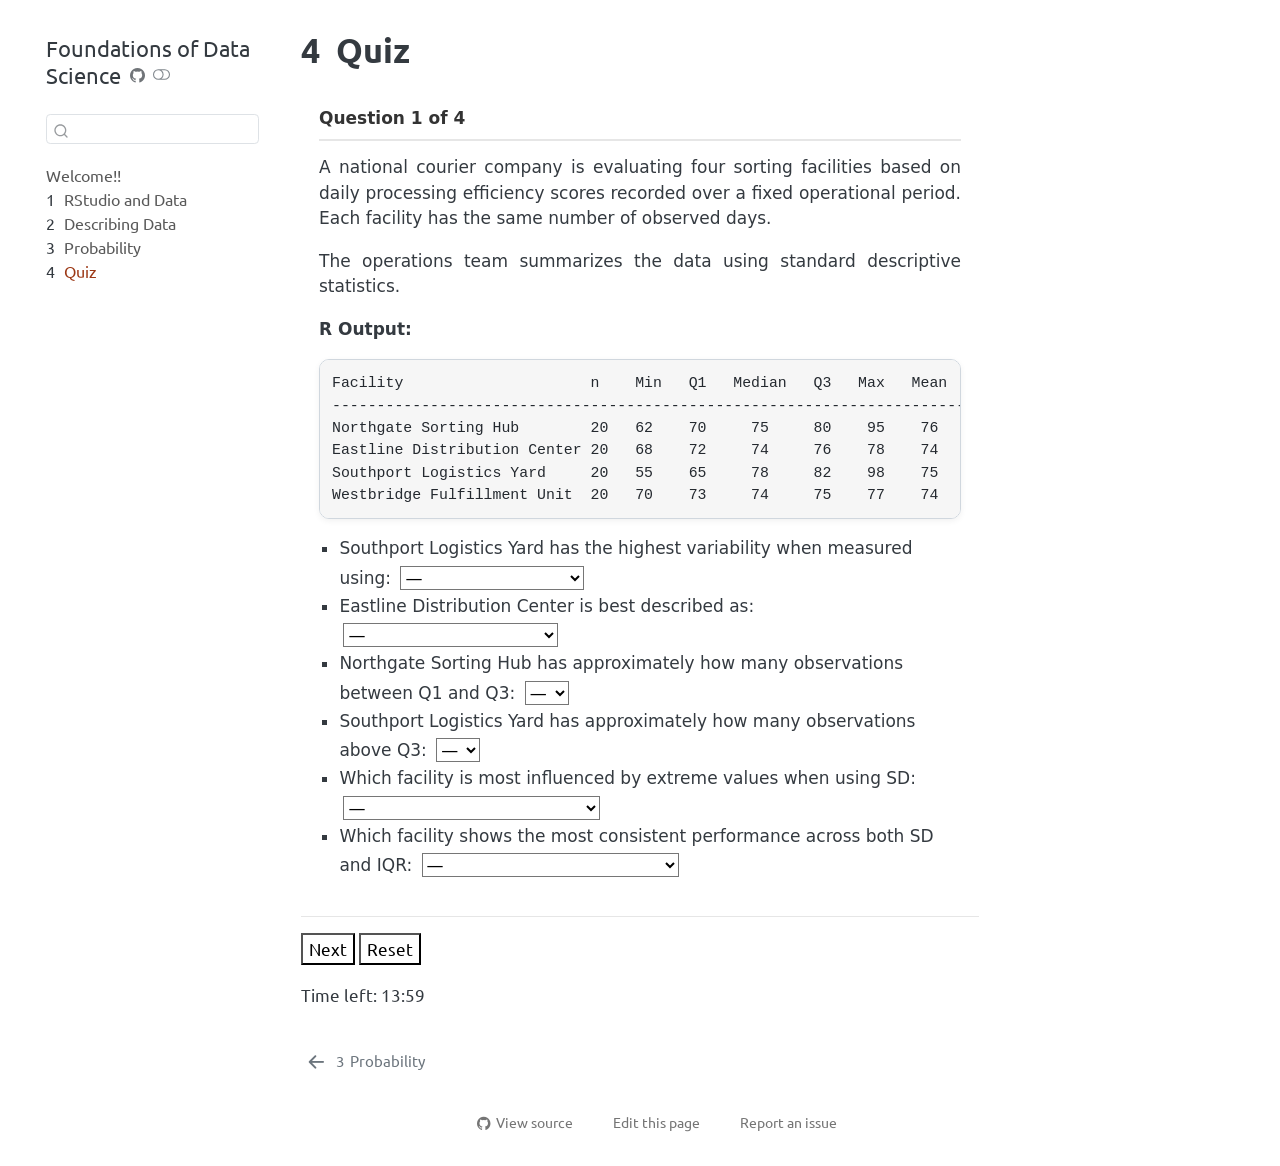
<file: docs/comprequiz.html>
<!DOCTYPE html>
<html xmlns="http://www.w3.org/1999/xhtml" lang="en" xml:lang="en"><head>

<meta charset="utf-8">
<meta name="generator" content="quarto-1.9.36">

<meta name="viewport" content="width=device-width, initial-scale=1.0, user-scalable=yes">


<title>4&nbsp; Quiz – Foundations of Data Science</title>
<style>
/* Default styles provided by pandoc.
** See https://pandoc.org/MANUAL.html#variables-for-html for config info.
*/
code{white-space: pre-wrap;}
span.smallcaps{font-variant: small-caps;}
div.columns{display: flex; gap: min(4vw, 1.5em);}
div.column{flex: auto; overflow-x: auto;}
div.hanging-indent{margin-left: 1.5em; text-indent: -1.5em;}
ul.task-list{list-style: none;}
ul.task-list li input[type="checkbox"] {
  width: 0.8em;
  margin: 0 0.8em 0.2em -1em; /* quarto-specific, see https://github.com/quarto-dev/quarto-cli/issues/4556 */ 
  vertical-align: middle;
}
</style>


<script src="site_libs/quarto-nav/quarto-nav.js"></script>
<script src="site_libs/quarto-nav/headroom.min.js"></script>
<script src="site_libs/clipboard/clipboard.min.js"></script>
<script src="site_libs/quarto-search/autocomplete.umd.js"></script>
<script src="site_libs/quarto-search/fuse.min.js"></script>
<script src="site_libs/quarto-search/quarto-search.js"></script>
<meta name="quarto:offset" content="./">
<link href="./probability.html" rel="prev">
<script src="site_libs/quarto-html/quarto.js" type="module"></script>
<script src="site_libs/quarto-html/tabsets/tabsets.js" type="module"></script>
<script src="site_libs/quarto-html/popper.min.js"></script>
<script src="site_libs/quarto-html/tippy.umd.min.js"></script>
<script src="site_libs/quarto-html/anchor.min.js"></script>
<link href="site_libs/quarto-html/tippy.css" rel="stylesheet">
<link href="site_libs/quarto-html/quarto-syntax-highlighting-845c23b38eaddc0f92fda52bfe77a8c8.css" rel="stylesheet" class="quarto-color-scheme" id="quarto-text-highlighting-styles">
<link href="site_libs/quarto-html/quarto-syntax-highlighting-dark-f418161beb48e0141c760e455f12af2c.css" rel="stylesheet" class="quarto-color-scheme quarto-color-alternate" id="quarto-text-highlighting-styles">
<link href="site_libs/quarto-html/quarto-syntax-highlighting-845c23b38eaddc0f92fda52bfe77a8c8.css" rel="stylesheet" class="quarto-color-scheme-extra" id="quarto-text-highlighting-styles">
<script src="site_libs/bootstrap/bootstrap.min.js"></script>
<link href="site_libs/bootstrap/bootstrap-icons.css" rel="stylesheet">
<link href="site_libs/bootstrap/bootstrap-00a1ceca77a606370b0eb03c664a226b.min.css" rel="stylesheet" append-hash="true" class="quarto-color-scheme" id="quarto-bootstrap" data-mode="light">
<link href="site_libs/bootstrap/bootstrap-dark-aa873432a3c62897e6c2091c0d30a948.min.css" rel="stylesheet" append-hash="true" class="quarto-color-scheme quarto-color-alternate" id="quarto-bootstrap" data-mode="dark">
<link href="site_libs/bootstrap/bootstrap-00a1ceca77a606370b0eb03c664a226b.min.css" rel="stylesheet" append-hash="true" class="quarto-color-scheme-extra" id="quarto-bootstrap" data-mode="light">
<script id="quarto-search-options" type="application/json">{
  "location": "sidebar",
  "copy-button": false,
  "collapse-after": 3,
  "panel-placement": "start",
  "type": "textbox",
  "limit": 50,
  "keyboard-shortcut": [
    "f",
    "/",
    "s"
  ],
  "show-item-context": false,
  "language": {
    "search-no-results-text": "No results",
    "search-matching-documents-text": "matching documents",
    "search-copy-link-title": "Copy link to search",
    "search-hide-matches-text": "Hide additional matches",
    "search-more-match-text": "more match in this document",
    "search-more-matches-text": "more matches in this document",
    "search-clear-button-title": "Clear",
    "search-text-placeholder": "",
    "search-detached-cancel-button-title": "Cancel",
    "search-submit-button-title": "Submit",
    "search-label": "Search"
  }
}</script>
<style>
#quarto-sidebar .menu-text {
  display: flex;
}
#quarto-sidebar .chapter-number {
  display: block;
  width: 1em;
  text-align: left;
}
#quarto-sidebar .chapter-title {
  display: block;
  padding-left: 10px;
  text-indent: -10px;
  width: 100%;
}
</style>


<link rel="stylesheet" href="styles/styles.css">
</head>

<body class="nav-sidebar floating quarto-light"><script id="quarto-html-before-body" type="application/javascript">
    const toggleBodyColorMode = (bsSheetEl) => {
      const mode = bsSheetEl.getAttribute("data-mode");
      const bodyEl = window.document.querySelector("body");
      if (mode === "dark") {
        bodyEl.classList.add("quarto-dark");
        bodyEl.classList.remove("quarto-light");
      } else {
        bodyEl.classList.add("quarto-light");
        bodyEl.classList.remove("quarto-dark");
      }
    }
    const toggleBodyColorPrimary = () => {
      const bsSheetEl = window.document.querySelector("link#quarto-bootstrap:not([rel=disabled-stylesheet])");
      if (bsSheetEl) {
        toggleBodyColorMode(bsSheetEl);
      }
    }
    const setColorSchemeToggle = (alternate) => {
      const toggles = window.document.querySelectorAll('.quarto-color-scheme-toggle');
      for (let i=0; i < toggles.length; i++) {
        const toggle = toggles[i];
        if (toggle) {
          if (alternate) {
            toggle.classList.add("alternate");
          } else {
            toggle.classList.remove("alternate");
          }
        }
      }
    };
    const toggleColorMode = (alternate) => {
      // Switch the stylesheets
      const primaryStylesheets = window.document.querySelectorAll('link.quarto-color-scheme:not(.quarto-color-alternate)');
      const alternateStylesheets = window.document.querySelectorAll('link.quarto-color-scheme.quarto-color-alternate');
      manageTransitions('#quarto-margin-sidebar .nav-link', false);
      if (alternate) {
        // note: dark is layered on light, we don't disable primary!
        enableStylesheet(alternateStylesheets);
        for (const sheetNode of alternateStylesheets) {
          if (sheetNode.id === "quarto-bootstrap") {
            toggleBodyColorMode(sheetNode);
          }
        }
      } else {
        disableStylesheet(alternateStylesheets);
        enableStylesheet(primaryStylesheets)
        toggleBodyColorPrimary();
      }
      manageTransitions('#quarto-margin-sidebar .nav-link', true);
      // Switch the toggles
      setColorSchemeToggle(alternate)
      // Hack to workaround the fact that safari doesn't
      // properly recolor the scrollbar when toggling (#1455)
      if (navigator.userAgent.indexOf('Safari') > 0 && navigator.userAgent.indexOf('Chrome') == -1) {
        manageTransitions("body", false);
        window.scrollTo(0, 1);
        setTimeout(() => {
          window.scrollTo(0, 0);
          manageTransitions("body", true);
        }, 40);
      }
    }
    const disableStylesheet = (stylesheets) => {
      for (let i=0; i < stylesheets.length; i++) {
        const stylesheet = stylesheets[i];
        stylesheet.rel = 'disabled-stylesheet';
      }
    }
    const enableStylesheet = (stylesheets) => {
      for (let i=0; i < stylesheets.length; i++) {
        const stylesheet = stylesheets[i];
        if(stylesheet.rel !== 'stylesheet') { // for Chrome, which will still FOUC without this check
          stylesheet.rel = 'stylesheet';
        }
      }
    }
    const manageTransitions = (selector, allowTransitions) => {
      const els = window.document.querySelectorAll(selector);
      for (let i=0; i < els.length; i++) {
        const el = els[i];
        if (allowTransitions) {
          el.classList.remove('notransition');
        } else {
          el.classList.add('notransition');
        }
      }
    }
    const isFileUrl = () => {
      return window.location.protocol === 'file:';
    }
    const hasAlternateSentinel = () => {
      let styleSentinel = getColorSchemeSentinel();
      if (styleSentinel !== null) {
        return styleSentinel === "alternate";
      } else {
        return false;
      }
    }
    const setStyleSentinel = (alternate) => {
      const value = alternate ? "alternate" : "default";
      if (!isFileUrl()) {
        window.localStorage.setItem("quarto-color-scheme", value);
      } else {
        localAlternateSentinel = value;
      }
    }
    const getColorSchemeSentinel = () => {
      if (!isFileUrl()) {
        const storageValue = window.localStorage.getItem("quarto-color-scheme");
        return storageValue != null ? storageValue : localAlternateSentinel;
      } else {
        return localAlternateSentinel;
      }
    }
    const toggleGiscusIfUsed = (isAlternate, darkModeDefault) => {
      const baseTheme = document.querySelector('#giscus-base-theme')?.value ?? 'light';
      const alternateTheme = document.querySelector('#giscus-alt-theme')?.value ?? 'dark';
      let newTheme = '';
      if(authorPrefersDark) {
        newTheme = isAlternate ? baseTheme : alternateTheme;
      } else {
        newTheme = isAlternate ? alternateTheme : baseTheme;
      }
      const changeGiscusTheme = () => {
        // From: https://github.com/giscus/giscus/issues/336
        const sendMessage = (message) => {
          const iframe = document.querySelector('iframe.giscus-frame');
          if (!iframe) return;
          iframe.contentWindow.postMessage({ giscus: message }, 'https://giscus.app');
        }
        sendMessage({
          setConfig: {
            theme: newTheme
          }
        });
      }
      const isGiscussLoaded = window.document.querySelector('iframe.giscus-frame') !== null;
      if (isGiscussLoaded) {
        changeGiscusTheme();
      }
    };
    const authorPrefersDark = false;
    const darkModeDefault = authorPrefersDark;
      document.querySelector('link#quarto-text-highlighting-styles.quarto-color-scheme-extra').rel = 'disabled-stylesheet';
      document.querySelector('link#quarto-bootstrap.quarto-color-scheme-extra').rel = 'disabled-stylesheet';
    let localAlternateSentinel = darkModeDefault ? 'alternate' : 'default';
    // Dark / light mode switch
    window.quartoToggleColorScheme = () => {
      // Read the current dark / light value
      let toAlternate = !hasAlternateSentinel();
      toggleColorMode(toAlternate);
      setStyleSentinel(toAlternate);
      toggleGiscusIfUsed(toAlternate, darkModeDefault);
      window.dispatchEvent(new Event('resize'));
    };
    // Switch to dark mode if need be
    if (hasAlternateSentinel()) {
      toggleColorMode(true);
    } else {
      toggleColorMode(false);
    }
  </script>

<div id="quarto-search-results"></div>
  <header id="quarto-header" class="headroom fixed-top">
  <nav class="quarto-secondary-nav">
    <div class="container-fluid d-flex">
      <button type="button" class="quarto-btn-toggle btn" data-bs-toggle="collapse" role="button" data-bs-target=".quarto-sidebar-collapse-item" aria-controls="quarto-sidebar" aria-expanded="false" aria-label="Toggle sidebar navigation" onclick="if (window.quartoToggleHeadroom) { window.quartoToggleHeadroom(); }">
        <i class="bi bi-layout-text-sidebar-reverse"></i>
      </button>
        <nav class="quarto-page-breadcrumbs" aria-label="breadcrumb"><ol class="breadcrumb"><li class="breadcrumb-item"><a href="./comprequiz.html"><span class="chapter-number">4</span>&nbsp; <span class="chapter-title">Quiz</span></a></li></ol></nav>
        <a class="flex-grow-1" role="navigation" data-bs-toggle="collapse" data-bs-target=".quarto-sidebar-collapse-item" aria-controls="quarto-sidebar" aria-expanded="false" aria-label="Toggle sidebar navigation" onclick="if (window.quartoToggleHeadroom) { window.quartoToggleHeadroom(); }">      
        </a>
      <button type="button" class="btn quarto-search-button" aria-label="Search" onclick="window.quartoOpenSearch();">
        <i class="bi bi-search"></i>
      </button>
    </div>
  </nav>
</header>
<!-- content -->
<div id="quarto-content" class="quarto-container page-columns page-rows-contents page-layout-article">
<!-- sidebar -->
  <nav id="quarto-sidebar" class="sidebar collapse collapse-horizontal quarto-sidebar-collapse-item sidebar-navigation floating overflow-auto">
    <div class="pt-lg-2 mt-2 text-left sidebar-header">
    <div class="sidebar-title mb-0 py-0">
      <a href="./">Foundations of Data Science</a> 
        <div class="sidebar-tools-main">
    <a href="https://github.com/[YOURACCOUNT]/[YOURREPO]" title="Source Code" class="quarto-navigation-tool px-1" aria-label="Source Code"><i class="bi bi-github"></i></a>
  <a href="" class="quarto-color-scheme-toggle quarto-navigation-tool  px-1" onclick="window.quartoToggleColorScheme(); return false;" title="Toggle dark mode"><i class="bi"></i></a>
</div>
    </div>
      </div>
        <div class="mt-2 flex-shrink-0 align-items-center">
        <div class="sidebar-search">
        <div id="quarto-search" class="" title="Search"></div>
        </div>
        </div>
    <div class="sidebar-menu-container"> 
    <ul class="list-unstyled mt-1">
        <li class="sidebar-item">
  <div class="sidebar-item-container"> 
  <a href="./index.html" class="sidebar-item-text sidebar-link">
 <span class="menu-text">Welcome!!</span></a>
  </div>
</li>
        <li class="sidebar-item">
  <div class="sidebar-item-container"> 
  <a href="./rstudio_and_data.html" class="sidebar-item-text sidebar-link">
 <span class="menu-text"><span class="chapter-number">1</span>&nbsp; <span class="chapter-title">RStudio and Data</span></span></a>
  </div>
</li>
        <li class="sidebar-item">
  <div class="sidebar-item-container"> 
  <a href="./describing_data.html" class="sidebar-item-text sidebar-link">
 <span class="menu-text"><span class="chapter-number">2</span>&nbsp; <span class="chapter-title">Describing Data</span></span></a>
  </div>
</li>
        <li class="sidebar-item">
  <div class="sidebar-item-container"> 
  <a href="./probability.html" class="sidebar-item-text sidebar-link">
 <span class="menu-text"><span class="chapter-number">3</span>&nbsp; <span class="chapter-title">Probability</span></span></a>
  </div>
</li>
        <li class="sidebar-item">
  <div class="sidebar-item-container"> 
  <a href="./comprequiz.html" class="sidebar-item-text sidebar-link active">
 <span class="menu-text"><span class="chapter-number">4</span>&nbsp; <span class="chapter-title">Quiz</span></span></a>
  </div>
</li>
    </ul>
    </div>
</nav>
<div id="quarto-sidebar-glass" class="quarto-sidebar-collapse-item" data-bs-toggle="collapse" data-bs-target=".quarto-sidebar-collapse-item"></div>
<!-- margin-sidebar -->
    <div id="quarto-margin-sidebar" class="sidebar margin-sidebar zindex-bottom">
        
    </div>
<!-- main -->
<main class="content" id="quarto-document-content">


<header id="title-block-header" class="quarto-title-block default">
<div class="quarto-title">
<h1 class="title"><span class="chapter-number">4</span>&nbsp; <span class="chapter-title">Quiz</span></h1>
</div>



<div class="quarto-title-meta">

    
  
    
  </div>
  


</header>


<div id="quiz">
<!-- Q1 MULTI-DROPDOWN (R FUNCTIONS) -->
<div class="question">
<p>
Match each description with the corresponding R function featured in this chapter.
</p>
<ul style="padding-left: 1.2rem; list-style-type: square;">
<li>
Returns a quantile of a normally distributed random variable: <select data-answer="qnorm"> <option value="">—</option> <option value="dbinom">dbinom()</option> <option value="pbinom">pbinom()</option> <option value="pnorm">pnorm()</option> <option value="qnorm">qnorm()</option> <option value="prop.table">prop.table()</option> </select>
</li>
<li>
Calculates the total probability from zero to <select data-answer="pbinom"> <option value="">—</option> <option value="dbinom">dbinom()</option> <option value="pbinom">pbinom()</option> <option value="pnorm">pnorm()</option> <option value="qnorm">qnorm()</option> <option value="prop.table">prop.table()</option> </select>
</li>
<li>
Empirical rule validation uses: <select data-answer="pnorm"> <option value="">—</option> <option value="dbinom">dbinom()</option> <option value="pbinom">pbinom()</option> <option value="pnorm">pnorm()</option> <option value="qnorm">qnorm()</option> <option value="prop.table">prop.table()</option> </select>
</li>
<li>
Joint probability tables are produced using: <select data-answer="prop.table"> <option value="">—</option> <option value="dbinom">dbinom()</option> <option value="pbinom">pbinom()</option> <option value="pnorm">pnorm()</option> <option value="qnorm">qnorm()</option> <option value="prop.table">prop.table()</option> </select>
</li>
</ul>
</div>
<!-- Q2 AIRLINES -->
<div class="question">
<p>
Airlines often overbook to hedge against no-shows. For example, if 140 tickets are sold for a 134-seat flight where passengers have an independent 9% chance of not showing up, what is the probability that the airline gets fewer than 6 no-shows?
</p>
<div>
<p><label><input type="radio" name="q2" data-answer="false"> 0.7%</label> <label><input type="radio" name="q2" data-answer="true"> 1.1%</label> <label><input type="radio" name="q2" data-answer="false"> 1.6%</label> <label><input type="radio" name="q2" data-answer="false"> 2.7%</label> <label><input type="radio" name="q2" data-answer="false"> 97%</label> <label><input type="radio" name="q2" data-answer="false"> 99%</label></p>
</div>
</div>
<!-- Q3 -->
<div class="question">
<p>
Suppose that events A and B each have nonzero probability. Determine whether each statement is TRUE or FALSE.
</p>
<ul style="padding-left: 1.2rem; list-style-type: square;">
<li>
<select data-answer="false"> <option value="">—</option> <option value="true">TRUE</option> <option value="false">FALSE</option> </select> When A and B are independent, it follows that P(A | not B) = P(not B).
</li>
<li>
<select data-answer="false"> <option value="">—</option> <option value="true">TRUE</option> <option value="false">FALSE</option> </select> The addition rule simplifies to P(A and B) = P(A) + P(B) when A and B are mutually exclusive.
</li>
<li>
<select data-answer="false"> <option value="">—</option> <option value="true">TRUE</option> <option value="false">FALSE</option> </select> The joint probability P(A and B) is equal to zero as long as A and B are independent.
</li>
<li>
<select data-answer="true"> <option value="">—</option> <option value="true">TRUE</option> <option value="false">FALSE</option> </select> If A and B are complementary, then P(A) = 1 − P(B).
</li>
</ul>
</div>
<!-- Q4 SNOW -->
<div class="question">
<p>
As a major winter storm looms on the radar, a rookie meteorologist notes that there is exactly a 13% chance of snow. If they want the probability it will NOT snow, what rule must they apply?
</p>
<div>
<p><label><input type="radio" name="q4" data-answer="false"> addition</label> <label><input type="radio" name="q4" data-answer="false"> delulu</label> <label><input type="radio" name="q4" data-answer="false"> multiplication</label> <label><input type="radio" name="q4" data-answer="true"> negation</label> <label><input type="radio" name="q4" data-answer="false"> rizz</label> <label><input type="radio" name="q4" data-answer="false"> three-month</label></p>
</div>
</div>
<!-- Q5 -->
<div class="question">
<p>
In a controlled cognitive experiment, participants are asked to press a button as soon as a visual stimulus appears on a screen. Each participant completes many trials. Because reaction time is influenced by many small factors—attention, neural processing speed, fatigue, and momentary distractions—the recorded reaction times vary from trial to trial. Researchers find that reaction times (in milliseconds) for a typical adult under these conditions are approximately normal, with a mean of 250ms and standard deviation of 40ms.
</p>
<ol style="padding-left: 1.2rem;">
<li>
There is roughly a 19% chance that an adult has a reaction time longer than 215ms.
</li>
<li>
The IQR of reaction times is close to 54ms.
</li>
<li>
Given that an adult’s reaction time is shorter than 250ms, the probability it is longer than 210ms is approximately 84%
</li>
</ol>
<div>
<p><label><input type="radio" name="q5" data-answer="false"> 1 only</label> <label><input type="radio" name="q5" data-answer="true"> 2 only</label> <label><input type="radio" name="q5" data-answer="false"> 3 only</label> <label><input type="radio" name="q5" data-answer="false"> 1 and 2 only</label> <label><input type="radio" name="q5" data-answer="false"> 1 and 3 only</label> <label><input type="radio" name="q5" data-answer="false"> 2 and 3 only</label> <label><input type="radio" name="q5" data-answer="false"> All</label> <label><input type="radio" name="q5" data-answer="false"> None</label></p>
</div>
</div>
<!-- Q6 -->
<div class="question">
<p>
Among the great selection of amusements and rides in a typical fair is a quick game of rolling a biased die. The distribution of the die’s faces is tabulated below.
</p>
<p>
You have to shell out $3 to play the game. The mechanics are simple:
</p>
<ul>
<li>
If you land on a face lower than 3, your payout is $12.
</li>
<li>
If you land on a face higher than 3, you pay the game operator $4.
</li>
<li>
Otherwise, your payout is $28.
</li>
</ul>
<div>
<p><label><input type="radio" name="q6" data-answer="true"> On average, playing this game many times leads to a small positive gain of about $1 per play.</label> <label><input type="radio" name="q6" data-answer="false"> Since face 5 is the most likely outcome and has a positive payoff, the game must be profitable overall.</label> <label><input type="radio" name="q6" data-answer="false"> The game is fair because the gains and losses are balanced across the different outcomes.</label> <label><input type="radio" name="q6" data-answer="false"> Because more than half of the outcomes lead to a loss, the game must have a negative expected value.</label> <label><input type="radio" name="q6" data-answer="false"> The expected value can be estimated by looking mainly at the most likely outcome (face 5), since it contributes most to the average.</label> <label><input type="radio" name="q6" data-answer="false"> The average result over many plays will be close to zero, so the small gains and losses mostly cancel out.</label></p>
</div>
</div>
<!-- Q7 -->
<div class="question">
<p>
At the peak of operational pressure, the City of Austin Animal Shelter undertook a comprehensive review of its historical intake and outcome records.
</p>
<p>
For each animal, two binary variables were recorded: stray and adopted.
</p>
<p>
To explore the relationship, the analyst computed:
</p>
<pre>xtabs(~ stray + adopted, data = shelter) %&gt;%
  prop.table(margin = 2) %&gt;%
  round(2)
</pre>
<p>
Which of the following can be correctly inferred from the table?
</p>
<div>
<p><label><input type="radio" name="q7" data-answer="false"> 1 only</label> <label><input type="radio" name="q7" data-answer="true"> 2 only</label> <label><input type="radio" name="q7" data-answer="false"> 3 only</label> <label><input type="radio" name="q7" data-answer="false"> 1 and 2 only</label> <label><input type="radio" name="q7" data-answer="false"> 1 and 3 only</label> <label><input type="radio" name="q7" data-answer="false"> 2 and 3 only</label> <label><input type="radio" name="q7" data-answer="false"> All</label> <label><input type="radio" name="q7" data-answer="false"> None</label></p>
</div>
</div>
<!-- Q8 SUGAR REFINERY (UNIFORM + BINOMIAL) -->
<div class="question">
<p>
A regional food supply company operates three independent sugar processing plants. Due to natural variability in raw material quality and short-term operational fluctuations, the daily output of each plant is modeled as uniformly distributed between 2 and 7 tons.
</p>
<p>
For planning and cost-control purposes, a plant is classified as <b>operationally compliant</b> on a given day if it produces more than 4 tons of sugar, which is the minimum threshold required to meet distribution commitments without incurring additional logistics costs.
</p>
<p>
On a randomly selected day, what is the probability that <b>exactly two of the three plants are operationally compliant</b>?
</p>
<div>
<p><label><input type="radio" name="q8" data-answer="false"> 0.2880</label> <label><input type="radio" name="q8" data-answer="false"> 0.3750</label> <label><input type="radio" name="q8" data-answer="true"> 0.4320</label> <label><input type="radio" name="q8" data-answer="false"> 0.2160</label> <label><input type="radio" name="q8" data-answer="false"> 0.6480</label> <label><input type="radio" name="q8" data-answer="false"> 0.5184</label></p>
</div>
</div>
<!-- Q9 CONVEYOR ENERGY BOOTSTRAP REGRESSION -->
<div class="question">
<p>
A large logistics company operates an automated parcel distribution center. One of its critical systems is a high-speed conveyor network whose energy consumption must be carefully managed to avoid overload during peak sorting periods.
</p>
<p>
An analytics team fits a simple linear regression model using 60 operational snapshots, relating conveyor load intensity (measured in thousands of parcels per hour) to energy consumption (in kilowatts). Instead of reporting a single fitted equation, the team uses a bootstrap procedure with 10,000 resamples to quantify parameter stability and uncertainty.
</p>
<p>
The resulting bootstrap-based regression summary is reported as follows:
</p>
<pre>Bootstrap Regression Summary (B = 10,000)

term            estimate   2.5%    97.5%
------------------------------------------------
(Intercept)      42.6      39.8     45.3
load              3.1       2.7      3.5
Residual SD       6.8       6.1      7.6
R-squared         0.74      0.69     0.79
</pre>
<p>
Three operating configurations are then evaluated:
</p>
<ul>
<li>
System A: load intensity = 4.0
</li>
<li>
System B: load intensity = 7.5
</li>
<li>
System C: load intensity = 11.0
</li>
</ul>
<p>
<b>For each statement below, select TRUE or FALSE.</b>
</p>
<ul style="padding-left: 1.2rem; list-style-type: square;">
<li>
The bootstrap results suggest that energy consumption increases with load intensity, and System C has the highest expected energy consumption among the three systems. <select data-answer="true"> <option value="">—</option> <option value="true">TRUE</option> <option value="false">FALSE</option> </select>
</li>
<li>
The confidence interval for the slope indicates that load intensity is not a statistically meaningful predictor of energy consumption. <select data-answer="false"> <option value="">—</option> <option value="true">TRUE</option> <option value="false">FALSE</option> </select>
</li>
<li>
The relatively high R-squared value indicates that the model explains a substantial proportion of variability in energy consumption, though non-trivial unexplained variation remains. <select data-answer="true"> <option value="">—</option> <option value="true">TRUE</option> <option value="false">FALSE</option> </select>
</li>
<li>
Because the intercept confidence interval is wider than the slope confidence interval, the intercept is more uncertain than the effect of load intensity. <select data-answer="false"> <option value="">—</option> <option value="true">TRUE</option> <option value="false">FALSE</option> </select>
</li>
</ul>
</div>
<!-- Q11 VISUALIZATION DATA TYPE -->
<div class="question">
<p>
Which of the following visualizations <b>requires a sequential explanatory variable</b> (i.e., a variable with a meaningful order such as time or progression)?
</p>
<div>
<p><label><input type="radio" name="q11" data-answer="false"> faceted scatterplots</label> <label><input type="radio" name="q11" data-answer="true"> faceted line graphs</label> <label><input type="radio" name="q11" data-answer="false"> filled bar plot</label> <label><input type="radio" name="q11" data-answer="false"> histogram</label> <label><input type="radio" name="q11" data-answer="false"> boxplot</label> <label><input type="radio" name="q11" data-answer="false"> density histogram</label></p>
</div>
</div>
<!-- Q12 HOUSEHOLD WATER CONSUMPTION (REVISED ELABORATE VERSION) -->
<div class="question">
<p>
A municipal water authority is conducting a detailed audit of residential water usage across a small community in order to better understand consumption patterns and identify potential inefficiencies in infrastructure allocation.
</p>
<p>
During the preliminary analysis, the data team notes that most households exhibit moderate daily water usage, while a small number of properties—specifically abandoned or unoccupied residences with disconnected service lines—report extremely low recorded consumption values, effectively approaching zero.
</p>
<p>
To summarize the distribution, the analyst reports the following descriptive statistics:
</p>
<ul>
<li>
Mean daily household water consumption: 75 liters
</li>
<li>
Median daily household water consumption: 82 liters
</li>
</ul>
<p>
Based on these summary measures alone, and without assuming any specific parametric form for the underlying distribution, which conclusion is most defensible?
</p>
<div>
<p><label><input type="radio" name="q12" data-answer="false"> At least half of all households in the community must have a daily water consumption exceeding 82 liters, with the remaining households necessarily falling at or below this threshold. </label></p>
<p><label><input type="radio" name="q12" data-answer="false"> The distribution is likely characterized by a greater concentration of households below 75 liters than above 75 liters, implying a majority of low-consumption households. </label></p>
<p><label><input type="radio" name="q12" data-answer="true"> The observed relationship between the mean and median is more consistent with a distribution exhibiting left skewness than right skewness, suggesting the presence of a small number of unusually low values pulling the mean downward. </label></p>
<p><label><input type="radio" name="q12" data-answer="false"> The distribution is more plausibly right-skewed than left-skewed, indicating that a minority of households with exceptionally high consumption are likely inflating the mean. </label></p>
<p><label><input type="radio" name="q12" data-answer="false"> At least one household must have a recorded consumption value exactly equal to 82 liters per day, since the median corresponds to an observed data point in the dataset. </label></p>
<p><label><input type="radio" name="q12" data-answer="false"> The interquartile range of the distribution must exceed 7 liters per day, given the observed separation between the mean and median. </label></p>
</div>
</div>
<!-- Q13 FUNDAMENTAL PLOTS (UNIFIED STORY, HARD) -->
<div class="question">
<p>
A national public infrastructure agency is conducting a comprehensive review of commuter behavior and service performance across a newly modernized rail network. The dataset contains multiple layers of information collected over one operational year, including passenger counts, delays, station-level usage patterns, and relationships between environmental and operational variables.
</p>
<p>
A team of analysts is tasked with producing a set of exploratory visualizations for a technical report. Each visualization must be chosen carefully to match the statistical structure of the question being asked, not merely the appearance of the data.
</p>
<p>
<b>For each analytical objective below, select the most appropriate visualization type.</b>
</p>
<ul style="padding-left: 1.2rem; list-style-type: square;">
<li>
The operations unit wants to understand how total passenger volume at a major central station evolves over time across the entire year. The emphasis is on identifying gradual trends, seasonal cycles, and persistent upward or downward movements in demand, with the requirement that continuity between consecutive time points must be visually preserved. <select data-answer="line"> <option value="">—</option> <option value="bar">bar plot</option> <option value="box">boxplot</option> <option value="hist">histogram</option> <option value="line">line graph</option> <option value="scatter">scatter plot</option> <option value="facet">faceted plot</option> </select>
</li>
<li>
A performance audit team wishes to examine the distribution of train delay durations (in minutes) across all trips in the network. Their focus is not on time ordering or grouping, but rather on the shape of the distribution, including skewness, concentration, and the presence of extreme delays. <select data-answer="hist"> <option value="">—</option> <option value="bar">bar plot</option> <option value="box">boxplot</option> <option value="hist">histogram</option> <option value="line">line graph</option> <option value="scatter">scatter plot</option> <option value="facet">faceted plot</option> </select>
</li>
<li>
The regional planning division aims to compare passenger load variability across different station types (e.g., interchange hubs, suburban stops, and terminal stations). The objective is to compare distributions of a continuous variable across multiple categorical groups, emphasizing medians, spread, and potential outliers rather than individual observations. <select data-answer="box"> <option value="">—</option> <option value="bar">bar plot</option> <option value="box">boxplot</option> <option value="hist">histogram</option> <option value="line">line graph</option> <option value="scatter">scatter plot</option> <option value="facet">faceted plot</option> </select>
</li>
<li>
A systems analyst investigates whether train delays are associated with passenger volume, suspecting that this relationship may differ depending on whether the station is located in an urban core, suburban zone, or rural area. The goal is to visualize a bivariate relationship while preserving interpretability across groups by separating the display into comparable panels. <select data-answer="facet"> <option value="">—</option> <option value="bar">bar plot</option> <option value="box">boxplot</option> <option value="hist">histogram</option> <option value="line">line graph</option> <option value="scatter">scatter plot</option> <option value="facet">faceted plot</option> </select>
</li>
</ul>
</div>
<!-- Q14 FUNDAMENTAL PLOTS (FINAL, HARD, INLINE DROPDROPDOWN, UNIFIED STORY) -->
<div class="question">
<p>
A national transportation analytics division is preparing an internal technical report on passenger behavior and system performance across a newly expanded rail network. The dataset includes hourly passenger counts, delay durations, station classifications, and relationships between operational load and service efficiency.
</p>
<p>
Analysts are instructed to choose visualization types that match the statistical objective of each task, with emphasis on whether the goal is to examine distributions, compare groups, or explore relationships between variables.
</p>
<p>
<b>Complete each statement by selecting the most appropriate visualization type.</b>
</p>
<ul style="padding-left: 1.2rem; list-style-type: square;">
<li>
To understand how passenger volume evolves smoothly over time at a central hub station, capturing seasonal cycles and long-term trends in demand, the analysts decide to use a <select data-answer="line"> <option value="">—</option> <option value="bar">bar plot</option> <option value="box">boxplot</option> <option value="hist">histogram</option> <option value="line">line graph</option> <option value="scatter">scatter plot</option> <option value="facet_hist">faceted histogram</option> <option value="facet_scatter">faceted scatterplot</option> <option value="fill_bar">filled bar plot</option> </select> to preserve continuity across ordered time points.
</li>
<li>
To examine the distribution of train delay durations across all trips in the network, with particular attention to skewness, concentration, and extreme delays, without conditioning on any grouping structure, the analysts choose a <select data-answer="hist"> <option value="">—</option> <option value="bar">bar plot</option> <option value="box">boxplot</option> <option value="hist">histogram</option> <option value="line">line graph</option> <option value="scatter">scatter plot</option> <option value="facet_hist">faceted histogram</option> <option value="facet_scatter">faceted scatterplot</option> <option value="fill_bar">filled bar plot</option> </select> to visualize the full marginal distribution of a continuous variable.
</li>
<li>
To compare passenger load variability across different station types (such as interchange hubs, suburban stations, and terminal stations), while emphasizing medians, spread, and outliers rather than individual observations, the analysts select a <select data-answer="box"> <option value="">—</option> <option value="bar">bar plot</option> <option value="box">boxplot</option> <option value="hist">histogram</option> <option value="line">line graph</option> <option value="scatter">scatter plot</option> <option value="facet_hist">faceted histogram</option> <option value="facet_scatter">faceted scatterplot</option> <option value="fill_bar">filled bar plot</option> </select> to summarize and compare distributions across categorical groups.
</li>
<li>
To investigate whether the relationship between passenger volume and train delay differs across urban, suburban, and rural stations, the analysts construct a <select data-answer="facet_scatter"> <option value="">—</option> <option value="bar">bar plot</option> <option value="box">boxplot</option> <option value="hist">histogram</option> <option value="line">line graph</option> <option value="scatter">scatter plot</option> <option value="facet_hist">faceted histogram</option> <option value="facet_scatter">faceted scatterplot</option> <option value="fill_bar">filled bar plot</option> </select> to preserve the bivariate structure while allowing comparisons across station categories.
</li>
</ul>
</div>
<!-- Q15 Z-score -->
<div class="question">
<p>
A national railway authority operates two independent monitoring systems that track structural vibration along railway bridges in different regions of the country. Because each region has different engineering characteristics and environmental conditions, each system is evaluated relative to its own historical pattern of readings.
</p>
<p>
In Region A, vibration readings typically have a mean level of 40 with a standard deviation of 8, while in Region B they typically have a mean level of 100 with a standard deviation of 20.
</p>
<p>
During a routine inspection, the systems report unusually high readings of 56 in Region A and 132 in Region B.
</p>
<p>
An engineer is asked to determine which region is currently experiencing a more unusually high vibration level relative to its own historical pattern.
</p>
<p>
Which conclusion is most justified?
</p>
<div>
<p><label><input type="radio" name="q" data-answer="false"> Region B is more unusual because its reading is larger in absolute terms.</label> <label><input type="radio" name="q" data-answer="false"> Region A is more unusual because its reading is farther above its mean in raw units.</label> <label><input type="radio" name="q" data-answer="false"> Both regions are equally unusual because both readings are equally above their means.</label> <label><input type="radio" name="q" data-answer="false"> Region B is less unusual because larger variability makes deviations less meaningful.</label> <label><input type="radio" name="q" data-answer="false"> The two regions cannot be compared because they use different measurement systems.</label> <label><input type="radio" name="q" data-answer="true"> Region A is more unusual because its deviation from the mean is larger relative to its standard deviation.</label></p>
</div>
</div>
<!-- Q16 GROUPED STATISTICS (WITH n + 6 BULLETS STRUCTURE) -->
<div class="question">
<p>
A national courier company is evaluating four sorting facilities based on daily processing efficiency scores recorded over a fixed operational period. Each facility has the same number of observed days.
</p>
<p>
The operations team summarizes the data using standard descriptive statistics.
</p>
<p>
<b>R Output:</b>
</p>
<pre style="background:#f6f6f6; padding:12px; font-family: monospace; overflow-x:auto;">Facility                     n    Min   Q1   Median   Q3   Max   Mean   SD
---------------------------------------------------------------------------
Northgate Sorting Hub        20   62    70     75     80    95    76     6
Eastline Distribution Center 20   68    72     74     76    78    74     2
Southport Logistics Yard     20   55    65     78     82    98    75     12
Westbridge Fulfillment Unit  20   70    73     74     75    77    74     1.5
</pre>
<ul style="padding-left: 1.2rem; list-style-type: square;">
<li>
Southport Logistics Yard has the highest variability when measured using: <select data-answer="both"> <option value="">—</option> <option value="sd">SD</option> <option value="iqr">IQR</option> <option value="both">Both SD and IQR</option> <option value="neither">Neither SD nor IQR</option> </select>
</li>
<li>
Eastline Distribution Center is best described as: <select data-answer="low and stable"> <option value="">—</option> <option value="high and unstable">High and unstable</option> <option value="moderate and variable">Moderate and variable</option> <option value="low and stable">Low and stable</option> <option value="outlier driven">Outlier driven</option> </select>
</li>
<li>
Northgate Sorting Hub has approximately how many observations between Q1 and Q3: <select data-answer="10"> <option value="">—</option> <option value="5">5</option> <option value="8">8</option> <option value="10">10</option> <option value="15">15</option> </select>
</li>
<li>
Southport Logistics Yard has approximately how many observations above Q3: <select data-answer="5"> <option value="">—</option> <option value="2">2</option> <option value="3">3</option> <option value="5">5</option> <option value="10">10</option> </select>
</li>
<li>
Which facility is most influenced by extreme values when using SD: <select data-answer="Southport Logistics Yard"> <option value="">—</option> <option value="Northgate Sorting Hub">Northgate Sorting Hub</option> <option value="Eastline Distribution Center">Eastline Distribution Center</option> <option value="Southport Logistics Yard">Southport Logistics Yard</option> <option value="Westbridge Fulfillment Unit">Westbridge Fulfillment Unit</option> </select>
</li>
<li>
Which facility shows the most consistent performance across both SD and IQR: <select data-answer="Westbridge Fulfillment Unit"> <option value="">—</option> <option value="Northgate Sorting Hub">Northgate Sorting Hub</option> <option value="Eastline Distribution Center">Eastline Distribution Center</option> <option value="Southport Logistics Yard">Southport Logistics Yard</option> <option value="Westbridge Fulfillment Unit">Westbridge Fulfillment Unit</option> </select>
</li>
</ul>
</div>
</div>
<!-- =========================
     ENGINE (FIXED FINAL)
     ========================= -->
<style>
#quiz {
  max-width: 900px;
  margin: 0 auto;
  font-family: system-ui, sans-serif;
}

.quiz-meta {
  font-size: 1rem;
  font-weight: 700;
  margin-bottom: 14px;
  padding-bottom: 8px;
  border-bottom: 2px solid #e6e6e6;
  color: #333;
}

.question {
  padding: 18px;
  border-bottom: 1px solid #e6e6e6;
  display: none;
}

.question p {
  text-align: justify;
}

.question label {
  display: flex;
  align-items: center;
  gap: 0.4rem;
  margin: 0.35rem 0;
  cursor: pointer;
}

.question input[type="radio"] {
  margin: 0;
  flex-shrink: 0;
}

select {
  margin: 4px;
}

#controls {
  margin-top: 16px;
  display: flex;
  gap: 10px;
}
</style>
<div id="controls">
<p><button id="prev">Previous</button> <button id="next">Next</button> <button id="submit">Submit</button> <button id="reset">Reset</button></p>
</div>
<div id="timer">
Time left: 10:00
</div>
<div id="result">

</div>
<script>
document.addEventListener("DOMContentLoaded", function () {

  const quiz = document.querySelector("#quiz");

  let questions = [];

  const prev = document.getElementById("prev");
  const next = document.getElementById("next");
  const submit = document.getElementById("submit");
  const reset = document.getElementById("reset");
  const result = document.getElementById("result");

  let current = 0;

  // ======================
  // TIMER SETUP
  // ======================
  let timeLeft = 60*14; // 10 minutes
  let timerInterval;

  function startTimer() {
    timerInterval = setInterval(() => {
      timeLeft--;

      const min = Math.floor(timeLeft / 60);
      const sec = timeLeft % 60;

      document.getElementById("timer").textContent =
        `Time left: ${min}:${sec.toString().padStart(2, "0")}`;

      if (timeLeft <= 0) {
        clearInterval(timerInterval);
        grade();
        alert("Time's up!");
      }
    }, 1000);
  }

  function shuffle(arr) {
    for (let i = arr.length - 1; i > 0; i--) {
      const j = Math.floor(Math.random() * (i + 1));
      [arr[i], arr[j]] = [arr[j], arr[i]];
    }
  }

  function show(i) {

    questions.forEach((q, idx) => {
      q.style.display = idx === i ? "block" : "none";

      const oldMeta = q.querySelector(".quiz-meta");
      if (oldMeta) oldMeta.remove();
    });

    current = i;

    const currentQuestion = questions[current];

    const metaDiv = document.createElement("div");
    metaDiv.className = "quiz-meta";
    metaDiv.textContent = `Question ${current + 1} of ${questions.length}`;

    currentQuestion.prepend(metaDiv);

    prev.style.display = current === 0 ? "none" : "inline-block";
    next.style.display = current === questions.length - 1 ? "none" : "inline-block";
    submit.style.display = current === questions.length - 1 ? "inline-block" : "none";
  }

  function randomize() {

    const allQuestions = Array.from(document.querySelectorAll("#quiz .question"));

    shuffle(allQuestions);

    const selected = allQuestions.slice(0, 4);

    quiz.innerHTML = "";
    selected.forEach(q => quiz.appendChild(q));

    questions = selected;

    // shuffle selects
    questions.forEach(q => {
      q.querySelectorAll("select").forEach(sel => {
        const first = sel.options[0];
        const rest = Array.from(sel.options).slice(1);
        shuffle(rest);

        sel.innerHTML = "";
        sel.appendChild(first);
        rest.forEach(o => sel.appendChild(o));
      });
    });

    // shuffle radios
    questions.forEach(q => {
      const groups = {};

      q.querySelectorAll("input[type=radio]").forEach(r => {
        const name = r.name;
        if (!groups[name]) groups[name] = [];
        groups[name].push(r.closest("label"));
      });

      Object.values(groups).forEach(group => {
        shuffle(group);
        const parent = group[0].parentElement;
        group.forEach(el => parent.appendChild(el));
      });
    });
  }

  function grade() {

    let total = 0;

    questions.forEach(q => {

      let score = 0;

      const selects = q.querySelectorAll("select");

      if (selects.length > 0) {
        const weight = 1 / selects.length;

        selects.forEach(sel => {
          if (sel.value === sel.dataset.answer) score += weight;
        });

      } else {
        const checked = q.querySelector("input[type=radio]:checked");
        if (checked && checked.dataset.answer === "true") score = 1;
      }

      total += score;
    });

    result.textContent =
      `Score: ${total.toFixed(2)} / ${questions.length} = ${(total / questions.length * 100).toFixed(1)}%`;
  }

  next.onclick = () => show(current + 1);
  prev.onclick = () => show(current - 1);
  submit.onclick = grade;
  reset.onclick = () => location.reload();

  randomize();
  show(0);
  startTimer();

});
</script>



</main> <!-- /main -->
<script id="quarto-html-after-body" type="application/javascript">
  window.document.addEventListener("DOMContentLoaded", function (event) {
    // Ensure there is a toggle, if there isn't float one in the top right
    if (window.document.querySelector('.quarto-color-scheme-toggle') === null) {
      const a = window.document.createElement('a');
      a.classList.add('top-right');
      a.classList.add('quarto-color-scheme-toggle');
      a.href = "";
      a.onclick = function() { try { window.quartoToggleColorScheme(); } catch {} return false; };
      const i = window.document.createElement("i");
      i.classList.add('bi');
      a.appendChild(i);
      window.document.body.appendChild(a);
    }
    setColorSchemeToggle(hasAlternateSentinel())
    const icon = "";
    const anchorJS = new window.AnchorJS();
    anchorJS.options = {
      placement: 'right',
      icon: icon
    };
    anchorJS.add('.anchored');
    const isCodeAnnotation = (el) => {
      for (const clz of el.classList) {
        if (clz.startsWith('code-annotation-')) {                     
          return true;
        }
      }
      return false;
    }
    const onCopySuccess = function(e) {
      // button target
      const button = e.trigger;
      // don't keep focus
      button.blur();
      // flash "checked"
      button.classList.add('code-copy-button-checked');
      var currentTitle = button.getAttribute("title");
      button.setAttribute("title", "Copied!");
      let tooltip;
      if (window.bootstrap) {
        button.setAttribute("data-bs-toggle", "tooltip");
        button.setAttribute("data-bs-placement", "left");
        button.setAttribute("data-bs-title", "Copied!");
        tooltip = new bootstrap.Tooltip(button, 
          { trigger: "manual", 
            customClass: "code-copy-button-tooltip",
            offset: [0, -8]});
        tooltip.show();    
      }
      setTimeout(function() {
        if (tooltip) {
          tooltip.hide();
          button.removeAttribute("data-bs-title");
          button.removeAttribute("data-bs-toggle");
          button.removeAttribute("data-bs-placement");
        }
        button.setAttribute("title", currentTitle);
        button.classList.remove('code-copy-button-checked');
      }, 1000);
      // clear code selection
      e.clearSelection();
    }
    const getTextToCopy = function(trigger) {
      const outerScaffold = trigger.parentElement.cloneNode(true);
      const codeEl = outerScaffold.querySelector('code');
      for (const childEl of codeEl.children) {
        if (isCodeAnnotation(childEl)) {
          childEl.remove();
        }
      }
      return codeEl.innerText;
    }
    const clipboard = new window.ClipboardJS('.code-copy-button:not([data-in-quarto-modal])', {
      text: getTextToCopy
    });
    clipboard.on('success', onCopySuccess);
    if (window.document.getElementById('quarto-embedded-source-code-modal')) {
      const clipboardModal = new window.ClipboardJS('.code-copy-button[data-in-quarto-modal]', {
        text: getTextToCopy,
        container: window.document.getElementById('quarto-embedded-source-code-modal')
      });
      clipboardModal.on('success', onCopySuccess);
    }
      var localhostRegex = new RegExp(/^(?:http|https):\/\/localhost\:?[0-9]*\//);
      var mailtoRegex = new RegExp(/^mailto:/);
        var filterRegex = new RegExp('/' + window.location.host + '/');
      var isInternal = (href) => {
          return filterRegex.test(href) || localhostRegex.test(href) || mailtoRegex.test(href);
      }
      // Inspect non-navigation links and adorn them if external
     var links = window.document.querySelectorAll('a[href]:not(.nav-link):not(.navbar-brand):not(.toc-action):not(.sidebar-link):not(.sidebar-item-toggle):not(.pagination-link):not(.no-external):not([aria-hidden]):not(.dropdown-item):not(.quarto-navigation-tool):not(.about-link)');
      for (var i=0; i<links.length; i++) {
        const link = links[i];
        if (!isInternal(link.href)) {
          // undo the damage that might have been done by quarto-nav.js in the case of
          // links that we want to consider external
          if (link.dataset.originalHref !== undefined) {
            link.href = link.dataset.originalHref;
          }
        }
      }
    function tippyHover(el, contentFn, onTriggerFn, onUntriggerFn) {
      const config = {
        allowHTML: true,
        maxWidth: 500,
        delay: 100,
        arrow: false,
        appendTo: function(el) {
            return el.parentElement;
        },
        interactive: true,
        interactiveBorder: 10,
        theme: 'quarto',
        placement: 'bottom-start',
      };
      if (contentFn) {
        config.content = contentFn;
      }
      if (onTriggerFn) {
        config.onTrigger = onTriggerFn;
      }
      if (onUntriggerFn) {
        config.onUntrigger = onUntriggerFn;
      }
      window.tippy(el, config); 
    }
    const noterefs = window.document.querySelectorAll('a[role="doc-noteref"]');
    for (var i=0; i<noterefs.length; i++) {
      const ref = noterefs[i];
      tippyHover(ref, function() {
        // use id or data attribute instead here
        let href = ref.getAttribute('data-footnote-href') || ref.getAttribute('href');
        try { href = new URL(href).hash; } catch {}
        const id = href.replace(/^#\/?/, "");
        const note = window.document.getElementById(id);
        if (note) {
          return note.innerHTML;
        } else {
          return "";
        }
      });
    }
    const xrefs = window.document.querySelectorAll('a.quarto-xref');
    const processXRef = (id, note) => {
      // Strip column container classes
      const stripColumnClz = (el) => {
        el.classList.remove("page-full", "page-columns");
        if (el.children) {
          for (const child of el.children) {
            stripColumnClz(child);
          }
        }
      }
      stripColumnClz(note)
      if (id === null || id.startsWith('sec-')) {
        // Special case sections, only their first couple elements
        const container = document.createElement("div");
        if (note.children && note.children.length > 2) {
          container.appendChild(note.children[0].cloneNode(true));
          for (let i = 1; i < note.children.length; i++) {
            const child = note.children[i];
            if (child.tagName === "P" && child.innerText === "") {
              continue;
            } else {
              container.appendChild(child.cloneNode(true));
              break;
            }
          }
          if (window.Quarto?.typesetMath) {
            window.Quarto.typesetMath(container);
          }
          return container.innerHTML
        } else {
          if (window.Quarto?.typesetMath) {
            window.Quarto.typesetMath(note);
          }
          return note.innerHTML;
        }
      } else {
        // Remove any anchor links if they are present
        const anchorLink = note.querySelector('a.anchorjs-link');
        if (anchorLink) {
          anchorLink.remove();
        }
        if (window.Quarto?.typesetMath) {
          window.Quarto.typesetMath(note);
        }
        if (note.classList.contains("callout")) {
          return note.outerHTML;
        } else {
          return note.innerHTML;
        }
      }
    }
    for (var i=0; i<xrefs.length; i++) {
      const xref = xrefs[i];
      tippyHover(xref, undefined, function(instance) {
        instance.disable();
        let url = xref.getAttribute('href');
        let hash = undefined; 
        if (url.startsWith('#')) {
          hash = url;
        } else {
          try { hash = new URL(url).hash; } catch {}
        }
        if (hash) {
          const id = hash.replace(/^#\/?/, "");
          const note = window.document.getElementById(id);
          if (note !== null) {
            try {
              const html = processXRef(id, note.cloneNode(true));
              instance.setContent(html);
            } finally {
              instance.enable();
              instance.show();
            }
          } else {
            // See if we can fetch this
            fetch(url.split('#')[0])
            .then(res => res.text())
            .then(html => {
              const parser = new DOMParser();
              const htmlDoc = parser.parseFromString(html, "text/html");
              const note = htmlDoc.getElementById(id);
              if (note !== null) {
                const html = processXRef(id, note);
                instance.setContent(html);
              } 
            }).finally(() => {
              instance.enable();
              instance.show();
            });
          }
        } else {
          // See if we can fetch a full url (with no hash to target)
          // This is a special case and we should probably do some content thinning / targeting
          fetch(url)
          .then(res => res.text())
          .then(html => {
            const parser = new DOMParser();
            const htmlDoc = parser.parseFromString(html, "text/html");
            const note = htmlDoc.querySelector('main.content');
            if (note !== null) {
              // This should only happen for chapter cross references
              // (since there is no id in the URL)
              // remove the first header
              if (note.children.length > 0 && note.children[0].tagName === "HEADER") {
                note.children[0].remove();
              }
              const html = processXRef(null, note);
              instance.setContent(html);
            } 
          }).finally(() => {
            instance.enable();
            instance.show();
          });
        }
      }, function(instance) {
      });
    }
        let selectedAnnoteEl;
        const selectorForAnnotation = ( cell, annotation) => {
          let cellAttr = 'data-code-cell="' + cell + '"';
          let lineAttr = 'data-code-annotation="' +  annotation + '"';
          const selector = 'span[' + cellAttr + '][' + lineAttr + ']';
          return selector;
        }
        const selectCodeLines = (annoteEl) => {
          const doc = window.document;
          const targetCell = annoteEl.getAttribute("data-target-cell");
          const targetAnnotation = annoteEl.getAttribute("data-target-annotation");
          const annoteSpan = window.document.querySelector(selectorForAnnotation(targetCell, targetAnnotation));
          const lines = annoteSpan.getAttribute("data-code-lines").split(",");
          const lineIds = lines.map((line) => {
            return targetCell + "-" + line;
          })
          let top = null;
          let height = null;
          let parent = null;
          if (lineIds.length > 0) {
              //compute the position of the single el (top and bottom and make a div)
              const el = window.document.getElementById(lineIds[0]);
              top = el.offsetTop;
              height = el.offsetHeight;
              parent = el.parentElement.parentElement;
            if (lineIds.length > 1) {
              const lastEl = window.document.getElementById(lineIds[lineIds.length - 1]);
              const bottom = lastEl.offsetTop + lastEl.offsetHeight;
              height = bottom - top;
            }
            if (top !== null && height !== null && parent !== null) {
              // cook up a div (if necessary) and position it 
              let div = window.document.getElementById("code-annotation-line-highlight");
              if (div === null) {
                div = window.document.createElement("div");
                div.setAttribute("id", "code-annotation-line-highlight");
                div.style.position = 'absolute';
                parent.appendChild(div);
              }
              div.style.top = top - 2 + "px";
              div.style.height = height + 4 + "px";
              div.style.left = 0;
              let gutterDiv = window.document.getElementById("code-annotation-line-highlight-gutter");
              if (gutterDiv === null) {
                gutterDiv = window.document.createElement("div");
                gutterDiv.setAttribute("id", "code-annotation-line-highlight-gutter");
                gutterDiv.style.position = 'absolute';
                const codeCell = window.document.getElementById(targetCell);
                const gutter = codeCell.querySelector('.code-annotation-gutter');
                gutter.appendChild(gutterDiv);
              }
              gutterDiv.style.top = top - 2 + "px";
              gutterDiv.style.height = height + 4 + "px";
            }
            selectedAnnoteEl = annoteEl;
          }
        };
        const unselectCodeLines = () => {
          const elementsIds = ["code-annotation-line-highlight", "code-annotation-line-highlight-gutter"];
          elementsIds.forEach((elId) => {
            const div = window.document.getElementById(elId);
            if (div) {
              div.remove();
            }
          });
          selectedAnnoteEl = undefined;
        };
          // Handle positioning of the toggle
      window.addEventListener(
        "resize",
        throttle(() => {
          elRect = undefined;
          if (selectedAnnoteEl) {
            selectCodeLines(selectedAnnoteEl);
          }
        }, 10)
      );
      function throttle(fn, ms) {
      let throttle = false;
      let timer;
        return (...args) => {
          if(!throttle) { // first call gets through
              fn.apply(this, args);
              throttle = true;
          } else { // all the others get throttled
              if(timer) clearTimeout(timer); // cancel #2
              timer = setTimeout(() => {
                fn.apply(this, args);
                timer = throttle = false;
              }, ms);
          }
        };
      }
        // Attach click handler to the DT
        const annoteDls = window.document.querySelectorAll('dt[data-target-cell]');
        for (const annoteDlNode of annoteDls) {
          annoteDlNode.addEventListener('click', (event) => {
            const clickedEl = event.target;
            if (clickedEl !== selectedAnnoteEl) {
              unselectCodeLines();
              const activeEl = window.document.querySelector('dt[data-target-cell].code-annotation-active');
              if (activeEl) {
                activeEl.classList.remove('code-annotation-active');
              }
              selectCodeLines(clickedEl);
              clickedEl.classList.add('code-annotation-active');
            } else {
              // Unselect the line
              unselectCodeLines();
              clickedEl.classList.remove('code-annotation-active');
            }
          });
        }
    const findCites = (el) => {
      const parentEl = el.parentElement;
      if (parentEl) {
        const cites = parentEl.dataset.cites;
        if (cites) {
          return {
            el,
            cites: cites.split(' ')
          };
        } else {
          return findCites(el.parentElement)
        }
      } else {
        return undefined;
      }
    };
    var bibliorefs = window.document.querySelectorAll('a[role="doc-biblioref"]');
    for (var i=0; i<bibliorefs.length; i++) {
      const ref = bibliorefs[i];
      const citeInfo = findCites(ref);
      if (citeInfo) {
        tippyHover(citeInfo.el, function() {
          var popup = window.document.createElement('div');
          citeInfo.cites.forEach(function(cite) {
            var citeDiv = window.document.createElement('div');
            citeDiv.classList.add('hanging-indent');
            citeDiv.classList.add('csl-entry');
            var biblioDiv = window.document.getElementById('ref-' + cite);
            if (biblioDiv) {
              citeDiv.innerHTML = biblioDiv.innerHTML;
            }
            popup.appendChild(citeDiv);
          });
          return popup.innerHTML;
        });
      }
    }
  });
  </script>
<nav class="page-navigation">
  <div class="nav-page nav-page-previous">
      <a href="./probability.html" class="pagination-link" aria-label="Probability">
        <i class="bi bi-arrow-left-short"></i> <span class="nav-page-text"><span class="chapter-number">3</span>&nbsp; <span class="chapter-title">Probability</span></span>
      </a>          
  </div>
  <div class="nav-page nav-page-next">
  </div>
</nav>
</div> <!-- /content -->




<footer class="footer"><div class="nav-footer"><div class="nav-footer-center"><div class="toc-actions"><ul><li><a href="https://github.com/[YOURACCOUNT]/[YOURREPO]/blob/main/comprequiz.qmd" class="toc-action"><i class="bi bi-github"></i>View source</a></li><li><a href="https://github.com/[YOURACCOUNT]/[YOURREPO]/edit/main/comprequiz.qmd" class="toc-action"><i class="bi empty"></i>Edit this page</a></li><li><a href="https://github.com/[YOURACCOUNT]/[YOURREPO]/issues/new" class="toc-action"><i class="bi empty"></i>Report an issue</a></li></ul></div></div></div></footer></body></html>
</file>
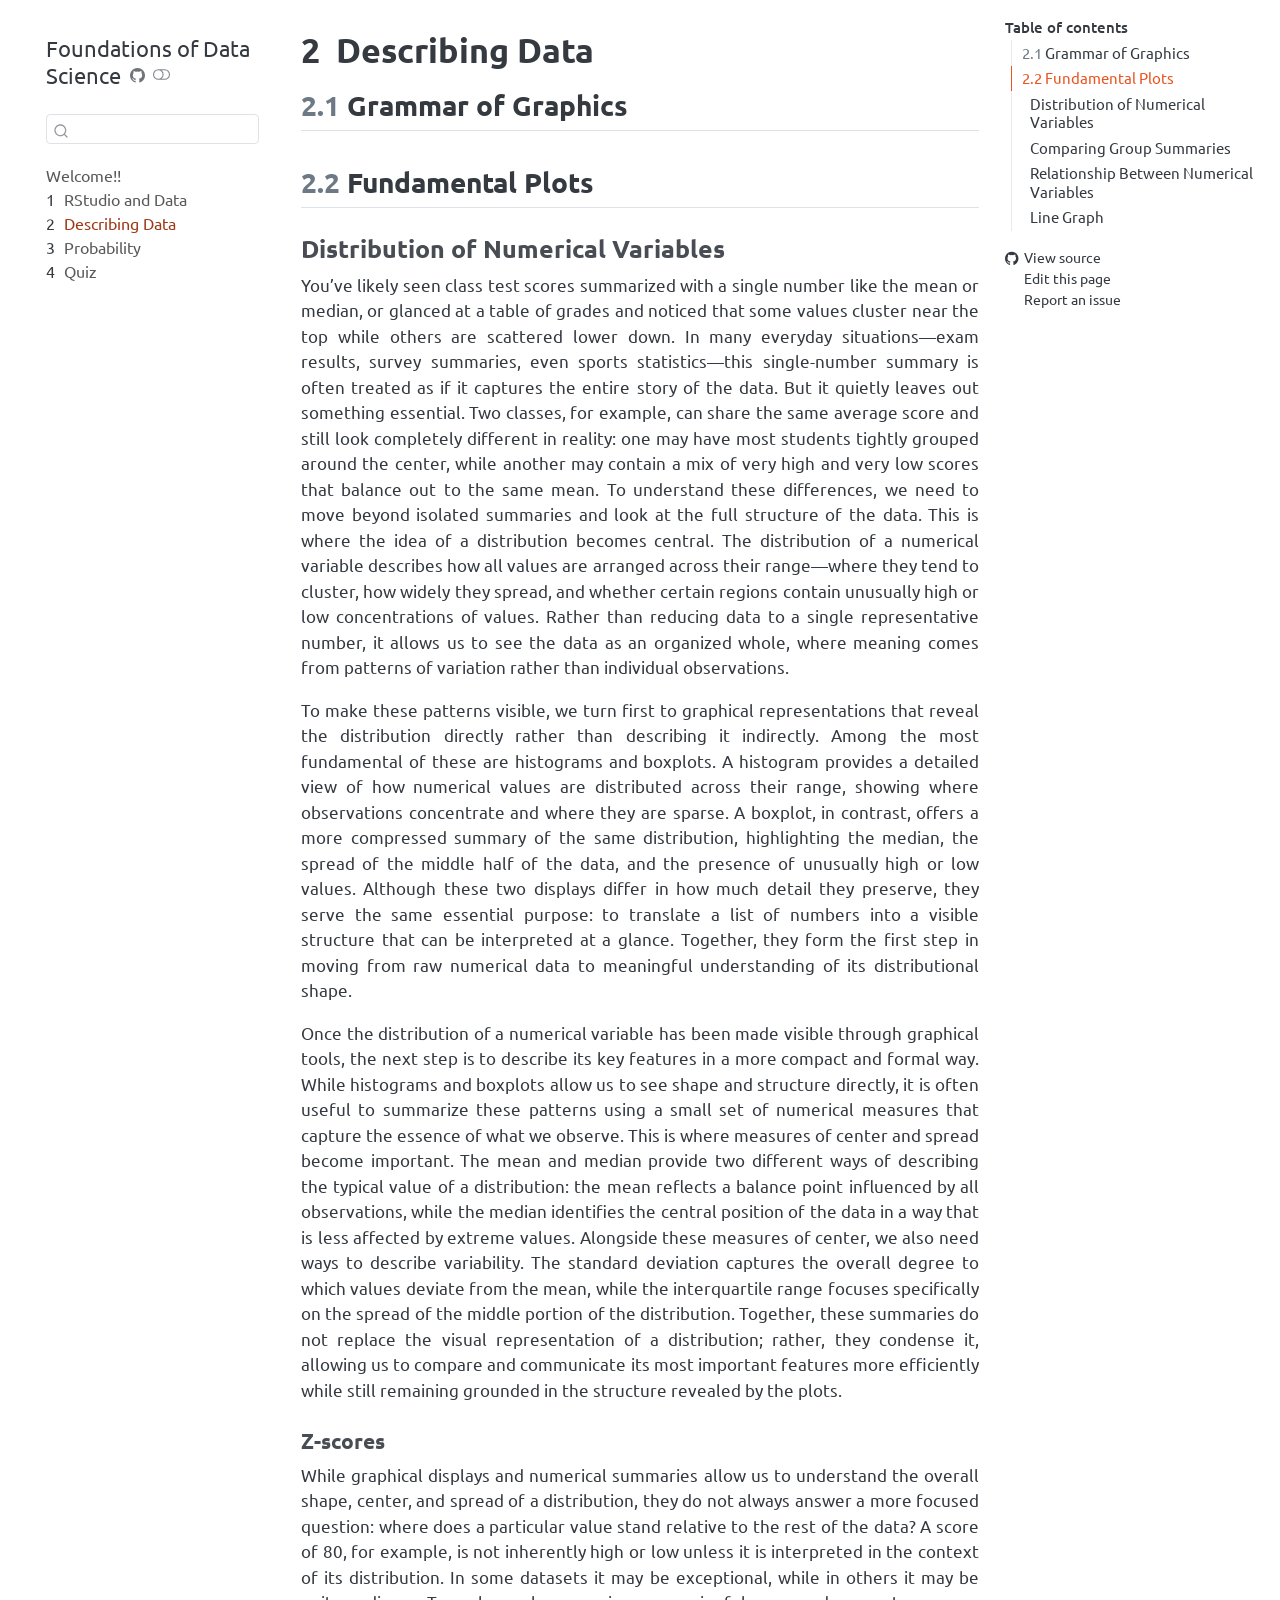
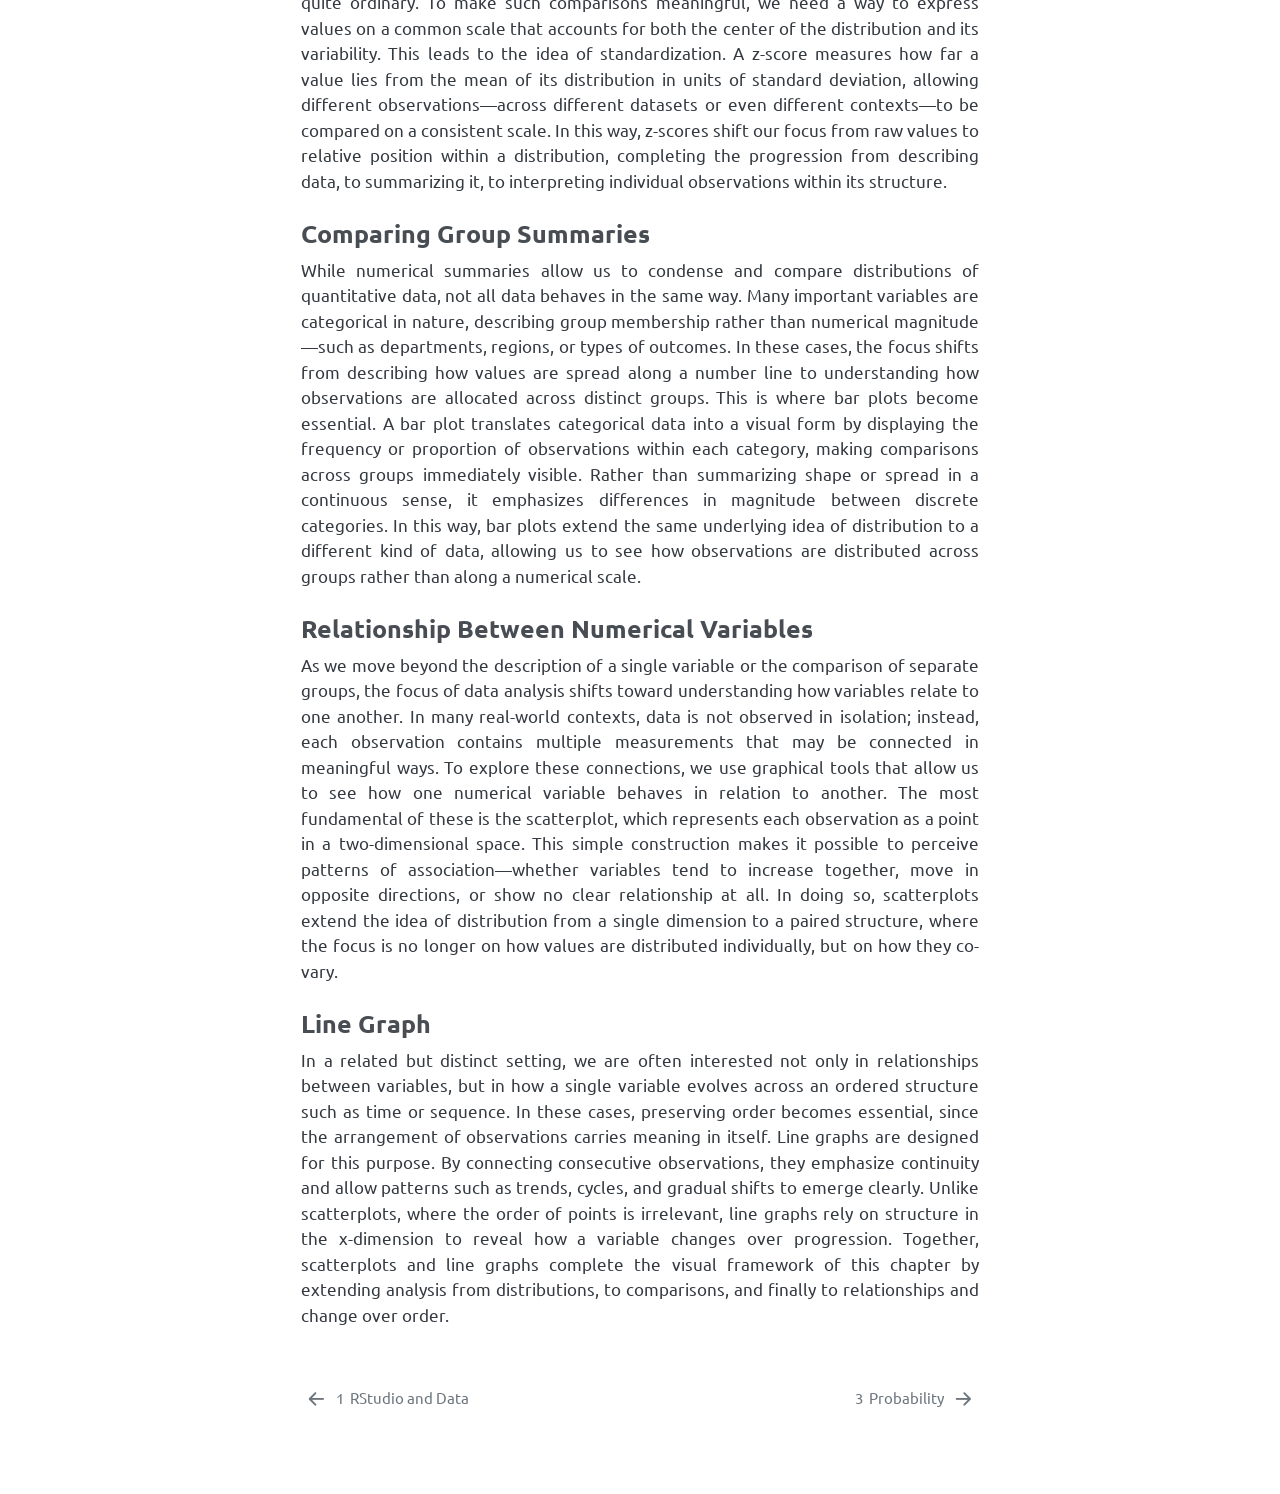
<file: docs/describing_data.html>
<!DOCTYPE html>
<html xmlns="http://www.w3.org/1999/xhtml" lang="en" xml:lang="en"><head>

<meta charset="utf-8">
<meta name="generator" content="quarto-1.9.36">

<meta name="viewport" content="width=device-width, initial-scale=1.0, user-scalable=yes">


<title>2&nbsp; Describing Data – Foundations of Data Science</title>
<style>
/* Default styles provided by pandoc.
** See https://pandoc.org/MANUAL.html#variables-for-html for config info.
*/
code{white-space: pre-wrap;}
span.smallcaps{font-variant: small-caps;}
div.columns{display: flex; gap: min(4vw, 1.5em);}
div.column{flex: auto; overflow-x: auto;}
div.hanging-indent{margin-left: 1.5em; text-indent: -1.5em;}
ul.task-list{list-style: none;}
ul.task-list li input[type="checkbox"] {
  width: 0.8em;
  margin: 0 0.8em 0.2em -1em; /* quarto-specific, see https://github.com/quarto-dev/quarto-cli/issues/4556 */ 
  vertical-align: middle;
}
</style>


<script src="site_libs/quarto-nav/quarto-nav.js"></script>
<script src="site_libs/quarto-nav/headroom.min.js"></script>
<script src="site_libs/clipboard/clipboard.min.js"></script>
<script src="site_libs/quarto-search/autocomplete.umd.js"></script>
<script src="site_libs/quarto-search/fuse.min.js"></script>
<script src="site_libs/quarto-search/quarto-search.js"></script>
<meta name="quarto:offset" content="./">
<link href="./probability.html" rel="next">
<link href="./rstudio_and_data.html" rel="prev">
<script src="site_libs/quarto-html/quarto.js" type="module"></script>
<script src="site_libs/quarto-html/tabsets/tabsets.js" type="module"></script>
<script src="site_libs/quarto-html/popper.min.js"></script>
<script src="site_libs/quarto-html/tippy.umd.min.js"></script>
<script src="site_libs/quarto-html/anchor.min.js"></script>
<link href="site_libs/quarto-html/tippy.css" rel="stylesheet">
<link href="site_libs/quarto-html/quarto-syntax-highlighting-845c23b38eaddc0f92fda52bfe77a8c8.css" rel="stylesheet" class="quarto-color-scheme" id="quarto-text-highlighting-styles">
<link href="site_libs/quarto-html/quarto-syntax-highlighting-dark-f418161beb48e0141c760e455f12af2c.css" rel="stylesheet" class="quarto-color-scheme quarto-color-alternate" id="quarto-text-highlighting-styles">
<link href="site_libs/quarto-html/quarto-syntax-highlighting-845c23b38eaddc0f92fda52bfe77a8c8.css" rel="stylesheet" class="quarto-color-scheme-extra" id="quarto-text-highlighting-styles">
<script src="site_libs/bootstrap/bootstrap.min.js"></script>
<link href="site_libs/bootstrap/bootstrap-icons.css" rel="stylesheet">
<link href="site_libs/bootstrap/bootstrap-00a1ceca77a606370b0eb03c664a226b.min.css" rel="stylesheet" append-hash="true" class="quarto-color-scheme" id="quarto-bootstrap" data-mode="light">
<link href="site_libs/bootstrap/bootstrap-dark-aa873432a3c62897e6c2091c0d30a948.min.css" rel="stylesheet" append-hash="true" class="quarto-color-scheme quarto-color-alternate" id="quarto-bootstrap" data-mode="dark">
<link href="site_libs/bootstrap/bootstrap-00a1ceca77a606370b0eb03c664a226b.min.css" rel="stylesheet" append-hash="true" class="quarto-color-scheme-extra" id="quarto-bootstrap" data-mode="light">
<script id="quarto-search-options" type="application/json">{
  "location": "sidebar",
  "copy-button": false,
  "collapse-after": 3,
  "panel-placement": "start",
  "type": "textbox",
  "limit": 50,
  "keyboard-shortcut": [
    "f",
    "/",
    "s"
  ],
  "show-item-context": false,
  "language": {
    "search-no-results-text": "No results",
    "search-matching-documents-text": "matching documents",
    "search-copy-link-title": "Copy link to search",
    "search-hide-matches-text": "Hide additional matches",
    "search-more-match-text": "more match in this document",
    "search-more-matches-text": "more matches in this document",
    "search-clear-button-title": "Clear",
    "search-text-placeholder": "",
    "search-detached-cancel-button-title": "Cancel",
    "search-submit-button-title": "Submit",
    "search-label": "Search"
  }
}</script>
<style>
#quarto-sidebar .menu-text {
  display: flex;
}
#quarto-sidebar .chapter-number {
  display: block;
  width: 1em;
  text-align: left;
}
#quarto-sidebar .chapter-title {
  display: block;
  padding-left: 10px;
  text-indent: -10px;
  width: 100%;
}
</style>


<link rel="stylesheet" href="styles/styles.css">
</head>

<body class="nav-sidebar floating quarto-light"><script id="quarto-html-before-body" type="application/javascript">
    const toggleBodyColorMode = (bsSheetEl) => {
      const mode = bsSheetEl.getAttribute("data-mode");
      const bodyEl = window.document.querySelector("body");
      if (mode === "dark") {
        bodyEl.classList.add("quarto-dark");
        bodyEl.classList.remove("quarto-light");
      } else {
        bodyEl.classList.add("quarto-light");
        bodyEl.classList.remove("quarto-dark");
      }
    }
    const toggleBodyColorPrimary = () => {
      const bsSheetEl = window.document.querySelector("link#quarto-bootstrap:not([rel=disabled-stylesheet])");
      if (bsSheetEl) {
        toggleBodyColorMode(bsSheetEl);
      }
    }
    const setColorSchemeToggle = (alternate) => {
      const toggles = window.document.querySelectorAll('.quarto-color-scheme-toggle');
      for (let i=0; i < toggles.length; i++) {
        const toggle = toggles[i];
        if (toggle) {
          if (alternate) {
            toggle.classList.add("alternate");
          } else {
            toggle.classList.remove("alternate");
          }
        }
      }
    };
    const toggleColorMode = (alternate) => {
      // Switch the stylesheets
      const primaryStylesheets = window.document.querySelectorAll('link.quarto-color-scheme:not(.quarto-color-alternate)');
      const alternateStylesheets = window.document.querySelectorAll('link.quarto-color-scheme.quarto-color-alternate');
      manageTransitions('#quarto-margin-sidebar .nav-link', false);
      if (alternate) {
        // note: dark is layered on light, we don't disable primary!
        enableStylesheet(alternateStylesheets);
        for (const sheetNode of alternateStylesheets) {
          if (sheetNode.id === "quarto-bootstrap") {
            toggleBodyColorMode(sheetNode);
          }
        }
      } else {
        disableStylesheet(alternateStylesheets);
        enableStylesheet(primaryStylesheets)
        toggleBodyColorPrimary();
      }
      manageTransitions('#quarto-margin-sidebar .nav-link', true);
      // Switch the toggles
      setColorSchemeToggle(alternate)
      // Hack to workaround the fact that safari doesn't
      // properly recolor the scrollbar when toggling (#1455)
      if (navigator.userAgent.indexOf('Safari') > 0 && navigator.userAgent.indexOf('Chrome') == -1) {
        manageTransitions("body", false);
        window.scrollTo(0, 1);
        setTimeout(() => {
          window.scrollTo(0, 0);
          manageTransitions("body", true);
        }, 40);
      }
    }
    const disableStylesheet = (stylesheets) => {
      for (let i=0; i < stylesheets.length; i++) {
        const stylesheet = stylesheets[i];
        stylesheet.rel = 'disabled-stylesheet';
      }
    }
    const enableStylesheet = (stylesheets) => {
      for (let i=0; i < stylesheets.length; i++) {
        const stylesheet = stylesheets[i];
        if(stylesheet.rel !== 'stylesheet') { // for Chrome, which will still FOUC without this check
          stylesheet.rel = 'stylesheet';
        }
      }
    }
    const manageTransitions = (selector, allowTransitions) => {
      const els = window.document.querySelectorAll(selector);
      for (let i=0; i < els.length; i++) {
        const el = els[i];
        if (allowTransitions) {
          el.classList.remove('notransition');
        } else {
          el.classList.add('notransition');
        }
      }
    }
    const isFileUrl = () => {
      return window.location.protocol === 'file:';
    }
    const hasAlternateSentinel = () => {
      let styleSentinel = getColorSchemeSentinel();
      if (styleSentinel !== null) {
        return styleSentinel === "alternate";
      } else {
        return false;
      }
    }
    const setStyleSentinel = (alternate) => {
      const value = alternate ? "alternate" : "default";
      if (!isFileUrl()) {
        window.localStorage.setItem("quarto-color-scheme", value);
      } else {
        localAlternateSentinel = value;
      }
    }
    const getColorSchemeSentinel = () => {
      if (!isFileUrl()) {
        const storageValue = window.localStorage.getItem("quarto-color-scheme");
        return storageValue != null ? storageValue : localAlternateSentinel;
      } else {
        return localAlternateSentinel;
      }
    }
    const toggleGiscusIfUsed = (isAlternate, darkModeDefault) => {
      const baseTheme = document.querySelector('#giscus-base-theme')?.value ?? 'light';
      const alternateTheme = document.querySelector('#giscus-alt-theme')?.value ?? 'dark';
      let newTheme = '';
      if(authorPrefersDark) {
        newTheme = isAlternate ? baseTheme : alternateTheme;
      } else {
        newTheme = isAlternate ? alternateTheme : baseTheme;
      }
      const changeGiscusTheme = () => {
        // From: https://github.com/giscus/giscus/issues/336
        const sendMessage = (message) => {
          const iframe = document.querySelector('iframe.giscus-frame');
          if (!iframe) return;
          iframe.contentWindow.postMessage({ giscus: message }, 'https://giscus.app');
        }
        sendMessage({
          setConfig: {
            theme: newTheme
          }
        });
      }
      const isGiscussLoaded = window.document.querySelector('iframe.giscus-frame') !== null;
      if (isGiscussLoaded) {
        changeGiscusTheme();
      }
    };
    const authorPrefersDark = false;
    const darkModeDefault = authorPrefersDark;
      document.querySelector('link#quarto-text-highlighting-styles.quarto-color-scheme-extra').rel = 'disabled-stylesheet';
      document.querySelector('link#quarto-bootstrap.quarto-color-scheme-extra').rel = 'disabled-stylesheet';
    let localAlternateSentinel = darkModeDefault ? 'alternate' : 'default';
    // Dark / light mode switch
    window.quartoToggleColorScheme = () => {
      // Read the current dark / light value
      let toAlternate = !hasAlternateSentinel();
      toggleColorMode(toAlternate);
      setStyleSentinel(toAlternate);
      toggleGiscusIfUsed(toAlternate, darkModeDefault);
      window.dispatchEvent(new Event('resize'));
    };
    // Switch to dark mode if need be
    if (hasAlternateSentinel()) {
      toggleColorMode(true);
    } else {
      toggleColorMode(false);
    }
  </script>

<div id="quarto-search-results"></div>
  <header id="quarto-header" class="headroom fixed-top">
  <nav class="quarto-secondary-nav">
    <div class="container-fluid d-flex">
      <button type="button" class="quarto-btn-toggle btn" data-bs-toggle="collapse" role="button" data-bs-target=".quarto-sidebar-collapse-item" aria-controls="quarto-sidebar" aria-expanded="false" aria-label="Toggle sidebar navigation" onclick="if (window.quartoToggleHeadroom) { window.quartoToggleHeadroom(); }">
        <i class="bi bi-layout-text-sidebar-reverse"></i>
      </button>
        <nav class="quarto-page-breadcrumbs" aria-label="breadcrumb"><ol class="breadcrumb"><li class="breadcrumb-item"><a href="./describing_data.html"><span class="chapter-number">2</span>&nbsp; <span class="chapter-title">Describing Data</span></a></li></ol></nav>
        <a class="flex-grow-1" role="navigation" data-bs-toggle="collapse" data-bs-target=".quarto-sidebar-collapse-item" aria-controls="quarto-sidebar" aria-expanded="false" aria-label="Toggle sidebar navigation" onclick="if (window.quartoToggleHeadroom) { window.quartoToggleHeadroom(); }">      
        </a>
      <button type="button" class="btn quarto-search-button" aria-label="Search" onclick="window.quartoOpenSearch();">
        <i class="bi bi-search"></i>
      </button>
    </div>
  </nav>
</header>
<!-- content -->
<div id="quarto-content" class="quarto-container page-columns page-rows-contents page-layout-article">
<!-- sidebar -->
  <nav id="quarto-sidebar" class="sidebar collapse collapse-horizontal quarto-sidebar-collapse-item sidebar-navigation floating overflow-auto">
    <div class="pt-lg-2 mt-2 text-left sidebar-header">
    <div class="sidebar-title mb-0 py-0">
      <a href="./">Foundations of Data Science</a> 
        <div class="sidebar-tools-main">
    <a href="https://github.com/[YOURACCOUNT]/[YOURREPO]" title="Source Code" class="quarto-navigation-tool px-1" aria-label="Source Code"><i class="bi bi-github"></i></a>
  <a href="" class="quarto-color-scheme-toggle quarto-navigation-tool  px-1" onclick="window.quartoToggleColorScheme(); return false;" title="Toggle dark mode"><i class="bi"></i></a>
</div>
    </div>
      </div>
        <div class="mt-2 flex-shrink-0 align-items-center">
        <div class="sidebar-search">
        <div id="quarto-search" class="" title="Search"></div>
        </div>
        </div>
    <div class="sidebar-menu-container"> 
    <ul class="list-unstyled mt-1">
        <li class="sidebar-item">
  <div class="sidebar-item-container"> 
  <a href="./index.html" class="sidebar-item-text sidebar-link">
 <span class="menu-text">Welcome!!</span></a>
  </div>
</li>
        <li class="sidebar-item">
  <div class="sidebar-item-container"> 
  <a href="./rstudio_and_data.html" class="sidebar-item-text sidebar-link">
 <span class="menu-text"><span class="chapter-number">1</span>&nbsp; <span class="chapter-title">RStudio and Data</span></span></a>
  </div>
</li>
        <li class="sidebar-item">
  <div class="sidebar-item-container"> 
  <a href="./describing_data.html" class="sidebar-item-text sidebar-link active">
 <span class="menu-text"><span class="chapter-number">2</span>&nbsp; <span class="chapter-title">Describing Data</span></span></a>
  </div>
</li>
        <li class="sidebar-item">
  <div class="sidebar-item-container"> 
  <a href="./probability.html" class="sidebar-item-text sidebar-link">
 <span class="menu-text"><span class="chapter-number">3</span>&nbsp; <span class="chapter-title">Probability</span></span></a>
  </div>
</li>
        <li class="sidebar-item">
  <div class="sidebar-item-container"> 
  <a href="./comprequiz.html" class="sidebar-item-text sidebar-link">
 <span class="menu-text"><span class="chapter-number">4</span>&nbsp; <span class="chapter-title">Quiz</span></span></a>
  </div>
</li>
    </ul>
    </div>
</nav>
<div id="quarto-sidebar-glass" class="quarto-sidebar-collapse-item" data-bs-toggle="collapse" data-bs-target=".quarto-sidebar-collapse-item"></div>
<!-- margin-sidebar -->
    <div id="quarto-margin-sidebar" class="sidebar margin-sidebar">
        <nav id="TOC" role="doc-toc" class="toc-active">
    <h2 id="toc-title">Table of contents</h2>
   
  <ul>
  <li><a href="#grammar-of-graphics" id="toc-grammar-of-graphics" class="nav-link active" data-scroll-target="#grammar-of-graphics"><span class="header-section-number">2.1</span> Grammar of Graphics</a></li>
  <li><a href="#fundamental-plots" id="toc-fundamental-plots" class="nav-link" data-scroll-target="#fundamental-plots"><span class="header-section-number">2.2</span> Fundamental Plots</a>
  <ul class="collapse">
  <li><a href="#distribution-of-numerical-variables" id="toc-distribution-of-numerical-variables" class="nav-link" data-scroll-target="#distribution-of-numerical-variables">Distribution of Numerical Variables</a></li>
  <li><a href="#comparing-group-summaries" id="toc-comparing-group-summaries" class="nav-link" data-scroll-target="#comparing-group-summaries">Comparing Group Summaries</a></li>
  <li><a href="#relationship-between-numerical-variables" id="toc-relationship-between-numerical-variables" class="nav-link" data-scroll-target="#relationship-between-numerical-variables">Relationship Between Numerical Variables</a></li>
  <li><a href="#line-graph" id="toc-line-graph" class="nav-link" data-scroll-target="#line-graph">Line Graph</a></li>
  </ul></li>
  </ul>
<div class="toc-actions"><ul><li><a href="https://github.com/[YOURACCOUNT]/[YOURREPO]/blob/main/describing_data.qmd" class="toc-action"><i class="bi bi-github"></i>View source</a></li><li><a href="https://github.com/[YOURACCOUNT]/[YOURREPO]/edit/main/describing_data.qmd" class="toc-action"><i class="bi empty"></i>Edit this page</a></li><li><a href="https://github.com/[YOURACCOUNT]/[YOURREPO]/issues/new" class="toc-action"><i class="bi empty"></i>Report an issue</a></li></ul></div></nav>
    </div>
<!-- main -->
<main class="content" id="quarto-document-content">


<header id="title-block-header" class="quarto-title-block default">
<div class="quarto-title">
<h1 class="title"><span class="chapter-number">2</span>&nbsp; <span class="chapter-title">Describing Data</span></h1>
</div>



<div class="quarto-title-meta">

    
  
    
  </div>
  


</header>


<section id="grammar-of-graphics" class="level2" data-number="2.1">
<h2 data-number="2.1" class="anchored" data-anchor-id="grammar-of-graphics"><span class="header-section-number">2.1</span> Grammar of Graphics</h2>
</section>
<section id="fundamental-plots" class="level2" data-number="2.2">
<h2 data-number="2.2" class="anchored" data-anchor-id="fundamental-plots"><span class="header-section-number">2.2</span> Fundamental Plots</h2>
<section id="distribution-of-numerical-variables" class="level3 unnumbered">
<h3 class="unnumbered anchored" data-anchor-id="distribution-of-numerical-variables">Distribution of Numerical Variables</h3>
<p>You’ve likely seen class test scores summarized with a single number like the mean or median, or glanced at a table of grades and noticed that some values cluster near the top while others are scattered lower down. In many everyday situations—exam results, survey summaries, even sports statistics—this single-number summary is often treated as if it captures the entire story of the data. But it quietly leaves out something essential. Two classes, for example, can share the same average score and still look completely different in reality: one may have most students tightly grouped around the center, while another may contain a mix of very high and very low scores that balance out to the same mean. To understand these differences, we need to move beyond isolated summaries and look at the full structure of the data. This is where the idea of a distribution becomes central. The distribution of a numerical variable describes how all values are arranged across their range—where they tend to cluster, how widely they spread, and whether certain regions contain unusually high or low concentrations of values. Rather than reducing data to a single representative number, it allows us to see the data as an organized whole, where meaning comes from patterns of variation rather than individual observations.</p>
<p>To make these patterns visible, we turn first to graphical representations that reveal the distribution directly rather than describing it indirectly. Among the most fundamental of these are histograms and boxplots. A histogram provides a detailed view of how numerical values are distributed across their range, showing where observations concentrate and where they are sparse. A boxplot, in contrast, offers a more compressed summary of the same distribution, highlighting the median, the spread of the middle half of the data, and the presence of unusually high or low values. Although these two displays differ in how much detail they preserve, they serve the same essential purpose: to translate a list of numbers into a visible structure that can be interpreted at a glance. Together, they form the first step in moving from raw numerical data to meaningful understanding of its distributional shape.</p>
<p>Once the distribution of a numerical variable has been made visible through graphical tools, the next step is to describe its key features in a more compact and formal way. While histograms and boxplots allow us to see shape and structure directly, it is often useful to summarize these patterns using a small set of numerical measures that capture the essence of what we observe. This is where measures of center and spread become important. The mean and median provide two different ways of describing the typical value of a distribution: the mean reflects a balance point influenced by all observations, while the median identifies the central position of the data in a way that is less affected by extreme values. Alongside these measures of center, we also need ways to describe variability. The standard deviation captures the overall degree to which values deviate from the mean, while the interquartile range focuses specifically on the spread of the middle portion of the distribution. Together, these summaries do not replace the visual representation of a distribution; rather, they condense it, allowing us to compare and communicate its most important features more efficiently while still remaining grounded in the structure revealed by the plots.</p>
<section id="z-scores" class="level4 unnumbered">
<h4 class="unnumbered anchored" data-anchor-id="z-scores">Z-scores</h4>
<p>While graphical displays and numerical summaries allow us to understand the overall shape, center, and spread of a distribution, they do not always answer a more focused question: where does a particular value stand relative to the rest of the data? A score of 80, for example, is not inherently high or low unless it is interpreted in the context of its distribution. In some datasets it may be exceptional, while in others it may be quite ordinary. To make such comparisons meaningful, we need a way to express values on a common scale that accounts for both the center of the distribution and its variability. This leads to the idea of standardization. A z-score measures how far a value lies from the mean of its distribution in units of standard deviation, allowing different observations—across different datasets or even different contexts—to be compared on a consistent scale. In this way, z-scores shift our focus from raw values to relative position within a distribution, completing the progression from describing data, to summarizing it, to interpreting individual observations within its structure.</p>
</section>
</section>
<section id="comparing-group-summaries" class="level3 unnumbered">
<h3 class="unnumbered anchored" data-anchor-id="comparing-group-summaries">Comparing Group Summaries</h3>
<p>While numerical summaries allow us to condense and compare distributions of quantitative data, not all data behaves in the same way. Many important variables are categorical in nature, describing group membership rather than numerical magnitude—such as departments, regions, or types of outcomes. In these cases, the focus shifts from describing how values are spread along a number line to understanding how observations are allocated across distinct groups. This is where bar plots become essential. A bar plot translates categorical data into a visual form by displaying the frequency or proportion of observations within each category, making comparisons across groups immediately visible. Rather than summarizing shape or spread in a continuous sense, it emphasizes differences in magnitude between discrete categories. In this way, bar plots extend the same underlying idea of distribution to a different kind of data, allowing us to see how observations are distributed across groups rather than along a numerical scale.</p>
</section>
<section id="relationship-between-numerical-variables" class="level3 unnumbered">
<h3 class="unnumbered anchored" data-anchor-id="relationship-between-numerical-variables">Relationship Between Numerical Variables</h3>
<p>As we move beyond the description of a single variable or the comparison of separate groups, the focus of data analysis shifts toward understanding how variables relate to one another. In many real-world contexts, data is not observed in isolation; instead, each observation contains multiple measurements that may be connected in meaningful ways. To explore these connections, we use graphical tools that allow us to see how one numerical variable behaves in relation to another. The most fundamental of these is the scatterplot, which represents each observation as a point in a two-dimensional space. This simple construction makes it possible to perceive patterns of association—whether variables tend to increase together, move in opposite directions, or show no clear relationship at all. In doing so, scatterplots extend the idea of distribution from a single dimension to a paired structure, where the focus is no longer on how values are distributed individually, but on how they co-vary.</p>
</section>
<section id="line-graph" class="level3 unnumbered">
<h3 class="unnumbered anchored" data-anchor-id="line-graph">Line Graph</h3>
<p>In a related but distinct setting, we are often interested not only in relationships between variables, but in how a single variable evolves across an ordered structure such as time or sequence. In these cases, preserving order becomes essential, since the arrangement of observations carries meaning in itself. Line graphs are designed for this purpose. By connecting consecutive observations, they emphasize continuity and allow patterns such as trends, cycles, and gradual shifts to emerge clearly. Unlike scatterplots, where the order of points is irrelevant, line graphs rely on structure in the x-dimension to reveal how a variable changes over progression. Together, scatterplots and line graphs complete the visual framework of this chapter by extending analysis from distributions, to comparisons, and finally to relationships and change over order.</p>
<style>

main {
  text-align: justify;
}

</style>


</section>
</section>

</main> <!-- /main -->
<script id="quarto-html-after-body" type="application/javascript">
  window.document.addEventListener("DOMContentLoaded", function (event) {
    // Ensure there is a toggle, if there isn't float one in the top right
    if (window.document.querySelector('.quarto-color-scheme-toggle') === null) {
      const a = window.document.createElement('a');
      a.classList.add('top-right');
      a.classList.add('quarto-color-scheme-toggle');
      a.href = "";
      a.onclick = function() { try { window.quartoToggleColorScheme(); } catch {} return false; };
      const i = window.document.createElement("i");
      i.classList.add('bi');
      a.appendChild(i);
      window.document.body.appendChild(a);
    }
    setColorSchemeToggle(hasAlternateSentinel())
    const icon = "";
    const anchorJS = new window.AnchorJS();
    anchorJS.options = {
      placement: 'right',
      icon: icon
    };
    anchorJS.add('.anchored');
    const isCodeAnnotation = (el) => {
      for (const clz of el.classList) {
        if (clz.startsWith('code-annotation-')) {                     
          return true;
        }
      }
      return false;
    }
    const onCopySuccess = function(e) {
      // button target
      const button = e.trigger;
      // don't keep focus
      button.blur();
      // flash "checked"
      button.classList.add('code-copy-button-checked');
      var currentTitle = button.getAttribute("title");
      button.setAttribute("title", "Copied!");
      let tooltip;
      if (window.bootstrap) {
        button.setAttribute("data-bs-toggle", "tooltip");
        button.setAttribute("data-bs-placement", "left");
        button.setAttribute("data-bs-title", "Copied!");
        tooltip = new bootstrap.Tooltip(button, 
          { trigger: "manual", 
            customClass: "code-copy-button-tooltip",
            offset: [0, -8]});
        tooltip.show();    
      }
      setTimeout(function() {
        if (tooltip) {
          tooltip.hide();
          button.removeAttribute("data-bs-title");
          button.removeAttribute("data-bs-toggle");
          button.removeAttribute("data-bs-placement");
        }
        button.setAttribute("title", currentTitle);
        button.classList.remove('code-copy-button-checked');
      }, 1000);
      // clear code selection
      e.clearSelection();
    }
    const getTextToCopy = function(trigger) {
      const outerScaffold = trigger.parentElement.cloneNode(true);
      const codeEl = outerScaffold.querySelector('code');
      for (const childEl of codeEl.children) {
        if (isCodeAnnotation(childEl)) {
          childEl.remove();
        }
      }
      return codeEl.innerText;
    }
    const clipboard = new window.ClipboardJS('.code-copy-button:not([data-in-quarto-modal])', {
      text: getTextToCopy
    });
    clipboard.on('success', onCopySuccess);
    if (window.document.getElementById('quarto-embedded-source-code-modal')) {
      const clipboardModal = new window.ClipboardJS('.code-copy-button[data-in-quarto-modal]', {
        text: getTextToCopy,
        container: window.document.getElementById('quarto-embedded-source-code-modal')
      });
      clipboardModal.on('success', onCopySuccess);
    }
      var localhostRegex = new RegExp(/^(?:http|https):\/\/localhost\:?[0-9]*\//);
      var mailtoRegex = new RegExp(/^mailto:/);
        var filterRegex = new RegExp('/' + window.location.host + '/');
      var isInternal = (href) => {
          return filterRegex.test(href) || localhostRegex.test(href) || mailtoRegex.test(href);
      }
      // Inspect non-navigation links and adorn them if external
     var links = window.document.querySelectorAll('a[href]:not(.nav-link):not(.navbar-brand):not(.toc-action):not(.sidebar-link):not(.sidebar-item-toggle):not(.pagination-link):not(.no-external):not([aria-hidden]):not(.dropdown-item):not(.quarto-navigation-tool):not(.about-link)');
      for (var i=0; i<links.length; i++) {
        const link = links[i];
        if (!isInternal(link.href)) {
          // undo the damage that might have been done by quarto-nav.js in the case of
          // links that we want to consider external
          if (link.dataset.originalHref !== undefined) {
            link.href = link.dataset.originalHref;
          }
        }
      }
    function tippyHover(el, contentFn, onTriggerFn, onUntriggerFn) {
      const config = {
        allowHTML: true,
        maxWidth: 500,
        delay: 100,
        arrow: false,
        appendTo: function(el) {
            return el.parentElement;
        },
        interactive: true,
        interactiveBorder: 10,
        theme: 'quarto',
        placement: 'bottom-start',
      };
      if (contentFn) {
        config.content = contentFn;
      }
      if (onTriggerFn) {
        config.onTrigger = onTriggerFn;
      }
      if (onUntriggerFn) {
        config.onUntrigger = onUntriggerFn;
      }
      window.tippy(el, config); 
    }
    const noterefs = window.document.querySelectorAll('a[role="doc-noteref"]');
    for (var i=0; i<noterefs.length; i++) {
      const ref = noterefs[i];
      tippyHover(ref, function() {
        // use id or data attribute instead here
        let href = ref.getAttribute('data-footnote-href') || ref.getAttribute('href');
        try { href = new URL(href).hash; } catch {}
        const id = href.replace(/^#\/?/, "");
        const note = window.document.getElementById(id);
        if (note) {
          return note.innerHTML;
        } else {
          return "";
        }
      });
    }
    const xrefs = window.document.querySelectorAll('a.quarto-xref');
    const processXRef = (id, note) => {
      // Strip column container classes
      const stripColumnClz = (el) => {
        el.classList.remove("page-full", "page-columns");
        if (el.children) {
          for (const child of el.children) {
            stripColumnClz(child);
          }
        }
      }
      stripColumnClz(note)
      if (id === null || id.startsWith('sec-')) {
        // Special case sections, only their first couple elements
        const container = document.createElement("div");
        if (note.children && note.children.length > 2) {
          container.appendChild(note.children[0].cloneNode(true));
          for (let i = 1; i < note.children.length; i++) {
            const child = note.children[i];
            if (child.tagName === "P" && child.innerText === "") {
              continue;
            } else {
              container.appendChild(child.cloneNode(true));
              break;
            }
          }
          if (window.Quarto?.typesetMath) {
            window.Quarto.typesetMath(container);
          }
          return container.innerHTML
        } else {
          if (window.Quarto?.typesetMath) {
            window.Quarto.typesetMath(note);
          }
          return note.innerHTML;
        }
      } else {
        // Remove any anchor links if they are present
        const anchorLink = note.querySelector('a.anchorjs-link');
        if (anchorLink) {
          anchorLink.remove();
        }
        if (window.Quarto?.typesetMath) {
          window.Quarto.typesetMath(note);
        }
        if (note.classList.contains("callout")) {
          return note.outerHTML;
        } else {
          return note.innerHTML;
        }
      }
    }
    for (var i=0; i<xrefs.length; i++) {
      const xref = xrefs[i];
      tippyHover(xref, undefined, function(instance) {
        instance.disable();
        let url = xref.getAttribute('href');
        let hash = undefined; 
        if (url.startsWith('#')) {
          hash = url;
        } else {
          try { hash = new URL(url).hash; } catch {}
        }
        if (hash) {
          const id = hash.replace(/^#\/?/, "");
          const note = window.document.getElementById(id);
          if (note !== null) {
            try {
              const html = processXRef(id, note.cloneNode(true));
              instance.setContent(html);
            } finally {
              instance.enable();
              instance.show();
            }
          } else {
            // See if we can fetch this
            fetch(url.split('#')[0])
            .then(res => res.text())
            .then(html => {
              const parser = new DOMParser();
              const htmlDoc = parser.parseFromString(html, "text/html");
              const note = htmlDoc.getElementById(id);
              if (note !== null) {
                const html = processXRef(id, note);
                instance.setContent(html);
              } 
            }).finally(() => {
              instance.enable();
              instance.show();
            });
          }
        } else {
          // See if we can fetch a full url (with no hash to target)
          // This is a special case and we should probably do some content thinning / targeting
          fetch(url)
          .then(res => res.text())
          .then(html => {
            const parser = new DOMParser();
            const htmlDoc = parser.parseFromString(html, "text/html");
            const note = htmlDoc.querySelector('main.content');
            if (note !== null) {
              // This should only happen for chapter cross references
              // (since there is no id in the URL)
              // remove the first header
              if (note.children.length > 0 && note.children[0].tagName === "HEADER") {
                note.children[0].remove();
              }
              const html = processXRef(null, note);
              instance.setContent(html);
            } 
          }).finally(() => {
            instance.enable();
            instance.show();
          });
        }
      }, function(instance) {
      });
    }
        let selectedAnnoteEl;
        const selectorForAnnotation = ( cell, annotation) => {
          let cellAttr = 'data-code-cell="' + cell + '"';
          let lineAttr = 'data-code-annotation="' +  annotation + '"';
          const selector = 'span[' + cellAttr + '][' + lineAttr + ']';
          return selector;
        }
        const selectCodeLines = (annoteEl) => {
          const doc = window.document;
          const targetCell = annoteEl.getAttribute("data-target-cell");
          const targetAnnotation = annoteEl.getAttribute("data-target-annotation");
          const annoteSpan = window.document.querySelector(selectorForAnnotation(targetCell, targetAnnotation));
          const lines = annoteSpan.getAttribute("data-code-lines").split(",");
          const lineIds = lines.map((line) => {
            return targetCell + "-" + line;
          })
          let top = null;
          let height = null;
          let parent = null;
          if (lineIds.length > 0) {
              //compute the position of the single el (top and bottom and make a div)
              const el = window.document.getElementById(lineIds[0]);
              top = el.offsetTop;
              height = el.offsetHeight;
              parent = el.parentElement.parentElement;
            if (lineIds.length > 1) {
              const lastEl = window.document.getElementById(lineIds[lineIds.length - 1]);
              const bottom = lastEl.offsetTop + lastEl.offsetHeight;
              height = bottom - top;
            }
            if (top !== null && height !== null && parent !== null) {
              // cook up a div (if necessary) and position it 
              let div = window.document.getElementById("code-annotation-line-highlight");
              if (div === null) {
                div = window.document.createElement("div");
                div.setAttribute("id", "code-annotation-line-highlight");
                div.style.position = 'absolute';
                parent.appendChild(div);
              }
              div.style.top = top - 2 + "px";
              div.style.height = height + 4 + "px";
              div.style.left = 0;
              let gutterDiv = window.document.getElementById("code-annotation-line-highlight-gutter");
              if (gutterDiv === null) {
                gutterDiv = window.document.createElement("div");
                gutterDiv.setAttribute("id", "code-annotation-line-highlight-gutter");
                gutterDiv.style.position = 'absolute';
                const codeCell = window.document.getElementById(targetCell);
                const gutter = codeCell.querySelector('.code-annotation-gutter');
                gutter.appendChild(gutterDiv);
              }
              gutterDiv.style.top = top - 2 + "px";
              gutterDiv.style.height = height + 4 + "px";
            }
            selectedAnnoteEl = annoteEl;
          }
        };
        const unselectCodeLines = () => {
          const elementsIds = ["code-annotation-line-highlight", "code-annotation-line-highlight-gutter"];
          elementsIds.forEach((elId) => {
            const div = window.document.getElementById(elId);
            if (div) {
              div.remove();
            }
          });
          selectedAnnoteEl = undefined;
        };
          // Handle positioning of the toggle
      window.addEventListener(
        "resize",
        throttle(() => {
          elRect = undefined;
          if (selectedAnnoteEl) {
            selectCodeLines(selectedAnnoteEl);
          }
        }, 10)
      );
      function throttle(fn, ms) {
      let throttle = false;
      let timer;
        return (...args) => {
          if(!throttle) { // first call gets through
              fn.apply(this, args);
              throttle = true;
          } else { // all the others get throttled
              if(timer) clearTimeout(timer); // cancel #2
              timer = setTimeout(() => {
                fn.apply(this, args);
                timer = throttle = false;
              }, ms);
          }
        };
      }
        // Attach click handler to the DT
        const annoteDls = window.document.querySelectorAll('dt[data-target-cell]');
        for (const annoteDlNode of annoteDls) {
          annoteDlNode.addEventListener('click', (event) => {
            const clickedEl = event.target;
            if (clickedEl !== selectedAnnoteEl) {
              unselectCodeLines();
              const activeEl = window.document.querySelector('dt[data-target-cell].code-annotation-active');
              if (activeEl) {
                activeEl.classList.remove('code-annotation-active');
              }
              selectCodeLines(clickedEl);
              clickedEl.classList.add('code-annotation-active');
            } else {
              // Unselect the line
              unselectCodeLines();
              clickedEl.classList.remove('code-annotation-active');
            }
          });
        }
    const findCites = (el) => {
      const parentEl = el.parentElement;
      if (parentEl) {
        const cites = parentEl.dataset.cites;
        if (cites) {
          return {
            el,
            cites: cites.split(' ')
          };
        } else {
          return findCites(el.parentElement)
        }
      } else {
        return undefined;
      }
    };
    var bibliorefs = window.document.querySelectorAll('a[role="doc-biblioref"]');
    for (var i=0; i<bibliorefs.length; i++) {
      const ref = bibliorefs[i];
      const citeInfo = findCites(ref);
      if (citeInfo) {
        tippyHover(citeInfo.el, function() {
          var popup = window.document.createElement('div');
          citeInfo.cites.forEach(function(cite) {
            var citeDiv = window.document.createElement('div');
            citeDiv.classList.add('hanging-indent');
            citeDiv.classList.add('csl-entry');
            var biblioDiv = window.document.getElementById('ref-' + cite);
            if (biblioDiv) {
              citeDiv.innerHTML = biblioDiv.innerHTML;
            }
            popup.appendChild(citeDiv);
          });
          return popup.innerHTML;
        });
      }
    }
  });
  </script>
<nav class="page-navigation">
  <div class="nav-page nav-page-previous">
      <a href="./rstudio_and_data.html" class="pagination-link" aria-label="RStudio and Data">
        <i class="bi bi-arrow-left-short"></i> <span class="nav-page-text"><span class="chapter-number">1</span>&nbsp; <span class="chapter-title">RStudio and Data</span></span>
      </a>          
  </div>
  <div class="nav-page nav-page-next">
      <a href="./probability.html" class="pagination-link" aria-label="Probability">
        <span class="nav-page-text"><span class="chapter-number">3</span>&nbsp; <span class="chapter-title">Probability</span></span> <i class="bi bi-arrow-right-short"></i>
      </a>
  </div>
</nav>
</div> <!-- /content -->




<footer class="footer"><div class="nav-footer"><div class="nav-footer-center"><div class="toc-actions d-sm-block d-md-none"><ul><li><a href="https://github.com/[YOURACCOUNT]/[YOURREPO]/blob/main/describing_data.qmd" class="toc-action"><i class="bi bi-github"></i>View source</a></li><li><a href="https://github.com/[YOURACCOUNT]/[YOURREPO]/edit/main/describing_data.qmd" class="toc-action"><i class="bi empty"></i>Edit this page</a></li><li><a href="https://github.com/[YOURACCOUNT]/[YOURREPO]/issues/new" class="toc-action"><i class="bi empty"></i>Report an issue</a></li></ul></div></div></div></footer></body></html>
</file>
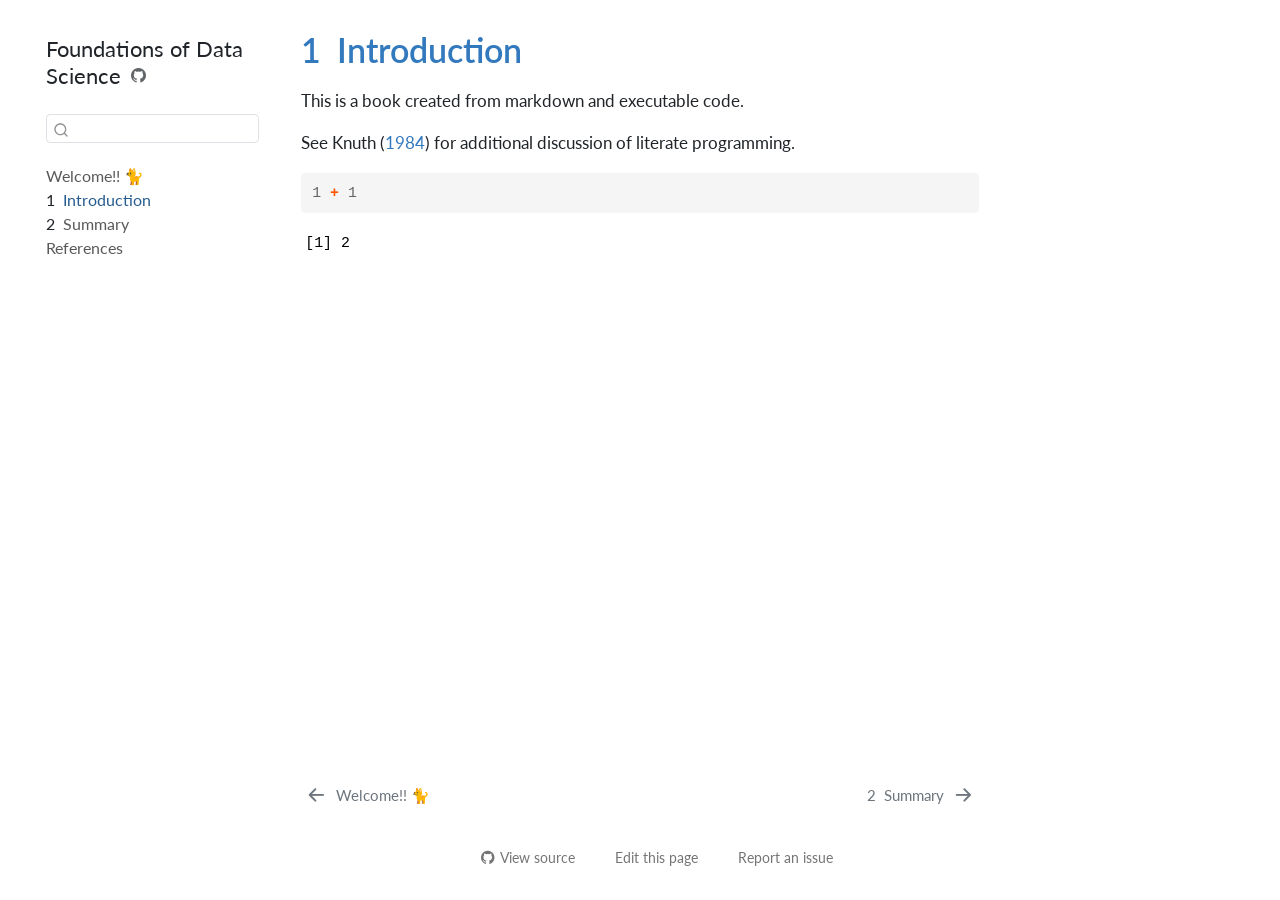
<file: docs/intro.html>
<!DOCTYPE html>
<html xmlns="http://www.w3.org/1999/xhtml" lang="en" xml:lang="en"><head>

<meta charset="utf-8">
<meta name="generator" content="quarto-1.9.36">

<meta name="viewport" content="width=device-width, initial-scale=1.0, user-scalable=yes">


<title>1&nbsp; Introduction – Foundations of Data Science</title>
<style>
/* Default styles provided by pandoc.
** See https://pandoc.org/MANUAL.html#variables-for-html for config info.
*/
code{white-space: pre-wrap;}
span.smallcaps{font-variant: small-caps;}
div.columns{display: flex; gap: min(4vw, 1.5em);}
div.column{flex: auto; overflow-x: auto;}
div.hanging-indent{margin-left: 1.5em; text-indent: -1.5em;}
ul.task-list{list-style: none;}
ul.task-list li input[type="checkbox"] {
  width: 0.8em;
  margin: 0 0.8em 0.2em -1em; /* quarto-specific, see https://github.com/quarto-dev/quarto-cli/issues/4556 */ 
  vertical-align: middle;
}
/* CSS for syntax highlighting */
html { -webkit-text-size-adjust: 100%; }
pre > code.sourceCode { white-space: pre; position: relative; }
pre > code.sourceCode > span { display: inline-block; line-height: 1.25; }
pre > code.sourceCode > span:empty { height: 1.2em; }
.sourceCode { overflow: visible; }
code.sourceCode > span { color: inherit; text-decoration: inherit; }
div.sourceCode { margin: 1em 0; }
pre.sourceCode { margin: 0; }
@media screen {
div.sourceCode { overflow: auto; }
}
@media print {
pre > code.sourceCode { white-space: pre-wrap; }
pre > code.sourceCode > span { text-indent: -5em; padding-left: 5em; }
}
pre.numberSource code
  { counter-reset: source-line 0; }
pre.numberSource code > span
  { position: relative; left: -4em; counter-increment: source-line; }
pre.numberSource code > span > a:first-child::before
  { content: counter(source-line);
    position: relative; left: -1em; text-align: right; vertical-align: baseline;
    border: none; display: inline-block;
    -webkit-touch-callout: none; -webkit-user-select: none;
    -khtml-user-select: none; -moz-user-select: none;
    -ms-user-select: none; user-select: none;
    padding: 0 4px; width: 4em;
  }
pre.numberSource { margin-left: 3em;  padding-left: 4px; }
div.sourceCode
  {   }
@media screen {
pre > code.sourceCode > span > a:first-child::before { text-decoration: underline; }
}
/* CSS for citations */
div.csl-bib-body { }
div.csl-entry {
  clear: both;
}
.hanging-indent div.csl-entry {
  margin-left:2em;
  text-indent:-2em;
}
div.csl-left-margin {
  min-width:2em;
  float:left;
}
div.csl-right-inline {
  margin-left:2em;
  padding-left:1em;
}
div.csl-indent {
  margin-left: 2em;
}</style>


<script src="site_libs/quarto-nav/quarto-nav.js"></script>
<script src="site_libs/quarto-nav/headroom.min.js"></script>
<script src="site_libs/clipboard/clipboard.min.js"></script>
<script src="site_libs/quarto-search/autocomplete.umd.js"></script>
<script src="site_libs/quarto-search/fuse.min.js"></script>
<script src="site_libs/quarto-search/quarto-search.js"></script>
<meta name="quarto:offset" content="./">
<link href="./summary.html" rel="next">
<link href="./index.html" rel="prev">
<script src="site_libs/quarto-html/quarto.js" type="module"></script>
<script src="site_libs/quarto-html/tabsets/tabsets.js" type="module"></script>
<script src="site_libs/quarto-html/popper.min.js"></script>
<script src="site_libs/quarto-html/tippy.umd.min.js"></script>
<script src="site_libs/quarto-html/anchor.min.js"></script>
<link href="site_libs/quarto-html/tippy.css" rel="stylesheet">
<link href="site_libs/quarto-html/quarto-syntax-highlighting-984e1b3c5feaba9a06d771740bc88035.css" rel="stylesheet" id="quarto-text-highlighting-styles">
<script src="site_libs/bootstrap/bootstrap.min.js"></script>
<link href="site_libs/bootstrap/bootstrap-icons.css" rel="stylesheet">
<link href="site_libs/bootstrap/bootstrap-ae4328e03f454c6a9ad4423b6a439f50.min.css" rel="stylesheet" append-hash="true" id="quarto-bootstrap" data-mode="light">
<script id="quarto-search-options" type="application/json">{
  "location": "sidebar",
  "copy-button": false,
  "collapse-after": 3,
  "panel-placement": "start",
  "type": "textbox",
  "limit": 50,
  "keyboard-shortcut": [
    "f",
    "/",
    "s"
  ],
  "show-item-context": false,
  "language": {
    "search-no-results-text": "No results",
    "search-matching-documents-text": "matching documents",
    "search-copy-link-title": "Copy link to search",
    "search-hide-matches-text": "Hide additional matches",
    "search-more-match-text": "more match in this document",
    "search-more-matches-text": "more matches in this document",
    "search-clear-button-title": "Clear",
    "search-text-placeholder": "",
    "search-detached-cancel-button-title": "Cancel",
    "search-submit-button-title": "Submit",
    "search-label": "Search"
  }
}</script>


</head>

<body class="nav-sidebar floating quarto-light">

<div id="quarto-search-results"></div>
  <header id="quarto-header" class="headroom fixed-top">
  <nav class="quarto-secondary-nav">
    <div class="container-fluid d-flex">
      <button type="button" class="quarto-btn-toggle btn" data-bs-toggle="collapse" role="button" data-bs-target=".quarto-sidebar-collapse-item" aria-controls="quarto-sidebar" aria-expanded="false" aria-label="Toggle sidebar navigation" onclick="if (window.quartoToggleHeadroom) { window.quartoToggleHeadroom(); }">
        <i class="bi bi-layout-text-sidebar-reverse"></i>
      </button>
        <nav class="quarto-page-breadcrumbs" aria-label="breadcrumb"><ol class="breadcrumb"><li class="breadcrumb-item"><a href="./intro.html"><span class="chapter-number">1</span>&nbsp; <span class="chapter-title">Introduction</span></a></li></ol></nav>
        <a class="flex-grow-1" role="navigation" data-bs-toggle="collapse" data-bs-target=".quarto-sidebar-collapse-item" aria-controls="quarto-sidebar" aria-expanded="false" aria-label="Toggle sidebar navigation" onclick="if (window.quartoToggleHeadroom) { window.quartoToggleHeadroom(); }">      
        </a>
      <button type="button" class="btn quarto-search-button" aria-label="Search" onclick="window.quartoOpenSearch();">
        <i class="bi bi-search"></i>
      </button>
    </div>
  </nav>
</header>
<!-- content -->
<div id="quarto-content" class="quarto-container page-columns page-rows-contents page-layout-article">
<!-- sidebar -->
  <nav id="quarto-sidebar" class="sidebar collapse collapse-horizontal quarto-sidebar-collapse-item sidebar-navigation floating overflow-auto">
    <div class="pt-lg-2 mt-2 text-left sidebar-header">
    <div class="sidebar-title mb-0 py-0">
      <a href="./">Foundations of Data Science</a> 
        <div class="sidebar-tools-main">
    <a href="https://github.com/[YOURACCOUNT]/[YOURREPO]" title="Source Code" class="quarto-navigation-tool px-1" aria-label="Source Code"><i class="bi bi-github"></i></a>
</div>
    </div>
      </div>
        <div class="mt-2 flex-shrink-0 align-items-center">
        <div class="sidebar-search">
        <div id="quarto-search" class="" title="Search"></div>
        </div>
        </div>
    <div class="sidebar-menu-container"> 
    <ul class="list-unstyled mt-1">
        <li class="sidebar-item">
  <div class="sidebar-item-container"> 
  <a href="./index.html" class="sidebar-item-text sidebar-link">
 <span class="menu-text">Welcome!! 🐈</span></a>
  </div>
</li>
        <li class="sidebar-item">
  <div class="sidebar-item-container"> 
  <a href="./intro.html" class="sidebar-item-text sidebar-link active">
 <span class="menu-text"><span class="chapter-number">1</span>&nbsp; <span class="chapter-title">Introduction</span></span></a>
  </div>
</li>
        <li class="sidebar-item">
  <div class="sidebar-item-container"> 
  <a href="./summary.html" class="sidebar-item-text sidebar-link">
 <span class="menu-text"><span class="chapter-number">2</span>&nbsp; <span class="chapter-title">Summary</span></span></a>
  </div>
</li>
        <li class="sidebar-item">
  <div class="sidebar-item-container"> 
  <a href="./references.html" class="sidebar-item-text sidebar-link">
 <span class="menu-text">References</span></a>
  </div>
</li>
    </ul>
    </div>
</nav>
<div id="quarto-sidebar-glass" class="quarto-sidebar-collapse-item" data-bs-toggle="collapse" data-bs-target=".quarto-sidebar-collapse-item"></div>
<!-- margin-sidebar -->
    <div id="quarto-margin-sidebar" class="sidebar margin-sidebar zindex-bottom">
        
    </div>
<!-- main -->
<main class="content" id="quarto-document-content">

<header id="title-block-header" class="quarto-title-block default">
<div class="quarto-title">
<h1 class="title"><span class="chapter-number">1</span>&nbsp; <span class="chapter-title">Introduction</span></h1>
</div>



<div class="quarto-title-meta">

    
  
    
  </div>
  


</header>


<p>This is a book created from markdown and executable code.</p>
<p>See <span class="citation" data-cites="knuth84">Knuth (<a href="references.html#ref-knuth84" role="doc-biblioref">1984</a>)</span> for additional discussion of literate programming.</p>
<div class="cell" data-layout-align="center">
<div class="code-copy-outer-scaffold"><div class="sourceCode cell-code" id="cb1"><pre class="sourceCode r code-with-copy"><code class="sourceCode r"><span id="cb1-1"><a href="#cb1-1" aria-hidden="true" tabindex="-1"></a><span class="dv">1</span> <span class="sc">+</span> <span class="dv">1</span></span></code></pre></div><button title="Copy to Clipboard" class="code-copy-button"><i class="bi"></i></button></div>
<div class="cell-output cell-output-stdout">
<pre><code>[1] 2</code></pre>
</div>
</div>


<div id="refs" class="references csl-bib-body hanging-indent" role="list" style="display: none">
<div id="ref-knuth84" class="csl-entry" role="listitem">
Knuth, Donald E. 1984. <span>“Literate Programming.”</span> <em>Comput. J.</em> (USA) 27 (2): 97–111. <a href="https://doi.org/10.1093/comjnl/27.2.97">https://doi.org/10.1093/comjnl/27.2.97</a>.
</div>
</div>

</main> <!-- /main -->
<script id="quarto-html-after-body" type="application/javascript">
  window.document.addEventListener("DOMContentLoaded", function (event) {
    const icon = "";
    const anchorJS = new window.AnchorJS();
    anchorJS.options = {
      placement: 'right',
      icon: icon
    };
    anchorJS.add('.anchored');
    const isCodeAnnotation = (el) => {
      for (const clz of el.classList) {
        if (clz.startsWith('code-annotation-')) {                     
          return true;
        }
      }
      return false;
    }
    const onCopySuccess = function(e) {
      // button target
      const button = e.trigger;
      // don't keep focus
      button.blur();
      // flash "checked"
      button.classList.add('code-copy-button-checked');
      var currentTitle = button.getAttribute("title");
      button.setAttribute("title", "Copied!");
      let tooltip;
      if (window.bootstrap) {
        button.setAttribute("data-bs-toggle", "tooltip");
        button.setAttribute("data-bs-placement", "left");
        button.setAttribute("data-bs-title", "Copied!");
        tooltip = new bootstrap.Tooltip(button, 
          { trigger: "manual", 
            customClass: "code-copy-button-tooltip",
            offset: [0, -8]});
        tooltip.show();    
      }
      setTimeout(function() {
        if (tooltip) {
          tooltip.hide();
          button.removeAttribute("data-bs-title");
          button.removeAttribute("data-bs-toggle");
          button.removeAttribute("data-bs-placement");
        }
        button.setAttribute("title", currentTitle);
        button.classList.remove('code-copy-button-checked');
      }, 1000);
      // clear code selection
      e.clearSelection();
    }
    const getTextToCopy = function(trigger) {
      const outerScaffold = trigger.parentElement.cloneNode(true);
      const codeEl = outerScaffold.querySelector('code');
      for (const childEl of codeEl.children) {
        if (isCodeAnnotation(childEl)) {
          childEl.remove();
        }
      }
      return codeEl.innerText;
    }
    const clipboard = new window.ClipboardJS('.code-copy-button:not([data-in-quarto-modal])', {
      text: getTextToCopy
    });
    clipboard.on('success', onCopySuccess);
    if (window.document.getElementById('quarto-embedded-source-code-modal')) {
      const clipboardModal = new window.ClipboardJS('.code-copy-button[data-in-quarto-modal]', {
        text: getTextToCopy,
        container: window.document.getElementById('quarto-embedded-source-code-modal')
      });
      clipboardModal.on('success', onCopySuccess);
    }
      var localhostRegex = new RegExp(/^(?:http|https):\/\/localhost\:?[0-9]*\//);
      var mailtoRegex = new RegExp(/^mailto:/);
        var filterRegex = new RegExp('/' + window.location.host + '/');
      var isInternal = (href) => {
          return filterRegex.test(href) || localhostRegex.test(href) || mailtoRegex.test(href);
      }
      // Inspect non-navigation links and adorn them if external
     var links = window.document.querySelectorAll('a[href]:not(.nav-link):not(.navbar-brand):not(.toc-action):not(.sidebar-link):not(.sidebar-item-toggle):not(.pagination-link):not(.no-external):not([aria-hidden]):not(.dropdown-item):not(.quarto-navigation-tool):not(.about-link)');
      for (var i=0; i<links.length; i++) {
        const link = links[i];
        if (!isInternal(link.href)) {
          // undo the damage that might have been done by quarto-nav.js in the case of
          // links that we want to consider external
          if (link.dataset.originalHref !== undefined) {
            link.href = link.dataset.originalHref;
          }
        }
      }
    function tippyHover(el, contentFn, onTriggerFn, onUntriggerFn) {
      const config = {
        allowHTML: true,
        maxWidth: 500,
        delay: 100,
        arrow: false,
        appendTo: function(el) {
            return el.parentElement;
        },
        interactive: true,
        interactiveBorder: 10,
        theme: 'quarto',
        placement: 'bottom-start',
      };
      if (contentFn) {
        config.content = contentFn;
      }
      if (onTriggerFn) {
        config.onTrigger = onTriggerFn;
      }
      if (onUntriggerFn) {
        config.onUntrigger = onUntriggerFn;
      }
      window.tippy(el, config); 
    }
    const noterefs = window.document.querySelectorAll('a[role="doc-noteref"]');
    for (var i=0; i<noterefs.length; i++) {
      const ref = noterefs[i];
      tippyHover(ref, function() {
        // use id or data attribute instead here
        let href = ref.getAttribute('data-footnote-href') || ref.getAttribute('href');
        try { href = new URL(href).hash; } catch {}
        const id = href.replace(/^#\/?/, "");
        const note = window.document.getElementById(id);
        if (note) {
          return note.innerHTML;
        } else {
          return "";
        }
      });
    }
    const xrefs = window.document.querySelectorAll('a.quarto-xref');
    const processXRef = (id, note) => {
      // Strip column container classes
      const stripColumnClz = (el) => {
        el.classList.remove("page-full", "page-columns");
        if (el.children) {
          for (const child of el.children) {
            stripColumnClz(child);
          }
        }
      }
      stripColumnClz(note)
      if (id === null || id.startsWith('sec-')) {
        // Special case sections, only their first couple elements
        const container = document.createElement("div");
        if (note.children && note.children.length > 2) {
          container.appendChild(note.children[0].cloneNode(true));
          for (let i = 1; i < note.children.length; i++) {
            const child = note.children[i];
            if (child.tagName === "P" && child.innerText === "") {
              continue;
            } else {
              container.appendChild(child.cloneNode(true));
              break;
            }
          }
          if (window.Quarto?.typesetMath) {
            window.Quarto.typesetMath(container);
          }
          return container.innerHTML
        } else {
          if (window.Quarto?.typesetMath) {
            window.Quarto.typesetMath(note);
          }
          return note.innerHTML;
        }
      } else {
        // Remove any anchor links if they are present
        const anchorLink = note.querySelector('a.anchorjs-link');
        if (anchorLink) {
          anchorLink.remove();
        }
        if (window.Quarto?.typesetMath) {
          window.Quarto.typesetMath(note);
        }
        if (note.classList.contains("callout")) {
          return note.outerHTML;
        } else {
          return note.innerHTML;
        }
      }
    }
    for (var i=0; i<xrefs.length; i++) {
      const xref = xrefs[i];
      tippyHover(xref, undefined, function(instance) {
        instance.disable();
        let url = xref.getAttribute('href');
        let hash = undefined; 
        if (url.startsWith('#')) {
          hash = url;
        } else {
          try { hash = new URL(url).hash; } catch {}
        }
        if (hash) {
          const id = hash.replace(/^#\/?/, "");
          const note = window.document.getElementById(id);
          if (note !== null) {
            try {
              const html = processXRef(id, note.cloneNode(true));
              instance.setContent(html);
            } finally {
              instance.enable();
              instance.show();
            }
          } else {
            // See if we can fetch this
            fetch(url.split('#')[0])
            .then(res => res.text())
            .then(html => {
              const parser = new DOMParser();
              const htmlDoc = parser.parseFromString(html, "text/html");
              const note = htmlDoc.getElementById(id);
              if (note !== null) {
                const html = processXRef(id, note);
                instance.setContent(html);
              } 
            }).finally(() => {
              instance.enable();
              instance.show();
            });
          }
        } else {
          // See if we can fetch a full url (with no hash to target)
          // This is a special case and we should probably do some content thinning / targeting
          fetch(url)
          .then(res => res.text())
          .then(html => {
            const parser = new DOMParser();
            const htmlDoc = parser.parseFromString(html, "text/html");
            const note = htmlDoc.querySelector('main.content');
            if (note !== null) {
              // This should only happen for chapter cross references
              // (since there is no id in the URL)
              // remove the first header
              if (note.children.length > 0 && note.children[0].tagName === "HEADER") {
                note.children[0].remove();
              }
              const html = processXRef(null, note);
              instance.setContent(html);
            } 
          }).finally(() => {
            instance.enable();
            instance.show();
          });
        }
      }, function(instance) {
      });
    }
        let selectedAnnoteEl;
        const selectorForAnnotation = ( cell, annotation) => {
          let cellAttr = 'data-code-cell="' + cell + '"';
          let lineAttr = 'data-code-annotation="' +  annotation + '"';
          const selector = 'span[' + cellAttr + '][' + lineAttr + ']';
          return selector;
        }
        const selectCodeLines = (annoteEl) => {
          const doc = window.document;
          const targetCell = annoteEl.getAttribute("data-target-cell");
          const targetAnnotation = annoteEl.getAttribute("data-target-annotation");
          const annoteSpan = window.document.querySelector(selectorForAnnotation(targetCell, targetAnnotation));
          const lines = annoteSpan.getAttribute("data-code-lines").split(",");
          const lineIds = lines.map((line) => {
            return targetCell + "-" + line;
          })
          let top = null;
          let height = null;
          let parent = null;
          if (lineIds.length > 0) {
              //compute the position of the single el (top and bottom and make a div)
              const el = window.document.getElementById(lineIds[0]);
              top = el.offsetTop;
              height = el.offsetHeight;
              parent = el.parentElement.parentElement;
            if (lineIds.length > 1) {
              const lastEl = window.document.getElementById(lineIds[lineIds.length - 1]);
              const bottom = lastEl.offsetTop + lastEl.offsetHeight;
              height = bottom - top;
            }
            if (top !== null && height !== null && parent !== null) {
              // cook up a div (if necessary) and position it 
              let div = window.document.getElementById("code-annotation-line-highlight");
              if (div === null) {
                div = window.document.createElement("div");
                div.setAttribute("id", "code-annotation-line-highlight");
                div.style.position = 'absolute';
                parent.appendChild(div);
              }
              div.style.top = top - 2 + "px";
              div.style.height = height + 4 + "px";
              div.style.left = 0;
              let gutterDiv = window.document.getElementById("code-annotation-line-highlight-gutter");
              if (gutterDiv === null) {
                gutterDiv = window.document.createElement("div");
                gutterDiv.setAttribute("id", "code-annotation-line-highlight-gutter");
                gutterDiv.style.position = 'absolute';
                const codeCell = window.document.getElementById(targetCell);
                const gutter = codeCell.querySelector('.code-annotation-gutter');
                gutter.appendChild(gutterDiv);
              }
              gutterDiv.style.top = top - 2 + "px";
              gutterDiv.style.height = height + 4 + "px";
            }
            selectedAnnoteEl = annoteEl;
          }
        };
        const unselectCodeLines = () => {
          const elementsIds = ["code-annotation-line-highlight", "code-annotation-line-highlight-gutter"];
          elementsIds.forEach((elId) => {
            const div = window.document.getElementById(elId);
            if (div) {
              div.remove();
            }
          });
          selectedAnnoteEl = undefined;
        };
          // Handle positioning of the toggle
      window.addEventListener(
        "resize",
        throttle(() => {
          elRect = undefined;
          if (selectedAnnoteEl) {
            selectCodeLines(selectedAnnoteEl);
          }
        }, 10)
      );
      function throttle(fn, ms) {
      let throttle = false;
      let timer;
        return (...args) => {
          if(!throttle) { // first call gets through
              fn.apply(this, args);
              throttle = true;
          } else { // all the others get throttled
              if(timer) clearTimeout(timer); // cancel #2
              timer = setTimeout(() => {
                fn.apply(this, args);
                timer = throttle = false;
              }, ms);
          }
        };
      }
        // Attach click handler to the DT
        const annoteDls = window.document.querySelectorAll('dt[data-target-cell]');
        for (const annoteDlNode of annoteDls) {
          annoteDlNode.addEventListener('click', (event) => {
            const clickedEl = event.target;
            if (clickedEl !== selectedAnnoteEl) {
              unselectCodeLines();
              const activeEl = window.document.querySelector('dt[data-target-cell].code-annotation-active');
              if (activeEl) {
                activeEl.classList.remove('code-annotation-active');
              }
              selectCodeLines(clickedEl);
              clickedEl.classList.add('code-annotation-active');
            } else {
              // Unselect the line
              unselectCodeLines();
              clickedEl.classList.remove('code-annotation-active');
            }
          });
        }
    const findCites = (el) => {
      const parentEl = el.parentElement;
      if (parentEl) {
        const cites = parentEl.dataset.cites;
        if (cites) {
          return {
            el,
            cites: cites.split(' ')
          };
        } else {
          return findCites(el.parentElement)
        }
      } else {
        return undefined;
      }
    };
    var bibliorefs = window.document.querySelectorAll('a[role="doc-biblioref"]');
    for (var i=0; i<bibliorefs.length; i++) {
      const ref = bibliorefs[i];
      const citeInfo = findCites(ref);
      if (citeInfo) {
        tippyHover(citeInfo.el, function() {
          var popup = window.document.createElement('div');
          citeInfo.cites.forEach(function(cite) {
            var citeDiv = window.document.createElement('div');
            citeDiv.classList.add('hanging-indent');
            citeDiv.classList.add('csl-entry');
            var biblioDiv = window.document.getElementById('ref-' + cite);
            if (biblioDiv) {
              citeDiv.innerHTML = biblioDiv.innerHTML;
            }
            popup.appendChild(citeDiv);
          });
          return popup.innerHTML;
        });
      }
    }
  });
  </script>
<nav class="page-navigation">
  <div class="nav-page nav-page-previous">
      <a href="./index.html" class="pagination-link" aria-label="Welcome!! 🐈">
        <i class="bi bi-arrow-left-short"></i> <span class="nav-page-text">Welcome!! 🐈</span>
      </a>          
  </div>
  <div class="nav-page nav-page-next">
      <a href="./summary.html" class="pagination-link" aria-label="Summary">
        <span class="nav-page-text"><span class="chapter-number">2</span>&nbsp; <span class="chapter-title">Summary</span></span> <i class="bi bi-arrow-right-short"></i>
      </a>
  </div>
</nav>
</div> <!-- /content -->




<footer class="footer"><div class="nav-footer"><div class="nav-footer-center"><div class="toc-actions"><ul><li><a href="https://github.com/[YOURACCOUNT]/[YOURREPO]/blob/main/intro.qmd" class="toc-action"><i class="bi bi-github"></i>View source</a></li><li><a href="https://github.com/[YOURACCOUNT]/[YOURREPO]/edit/main/intro.qmd" class="toc-action"><i class="bi empty"></i>Edit this page</a></li><li><a href="https://github.com/[YOURACCOUNT]/[YOURREPO]/issues/new" class="toc-action"><i class="bi empty"></i>Report an issue</a></li></ul></div></div></div></footer></body></html>
</file>
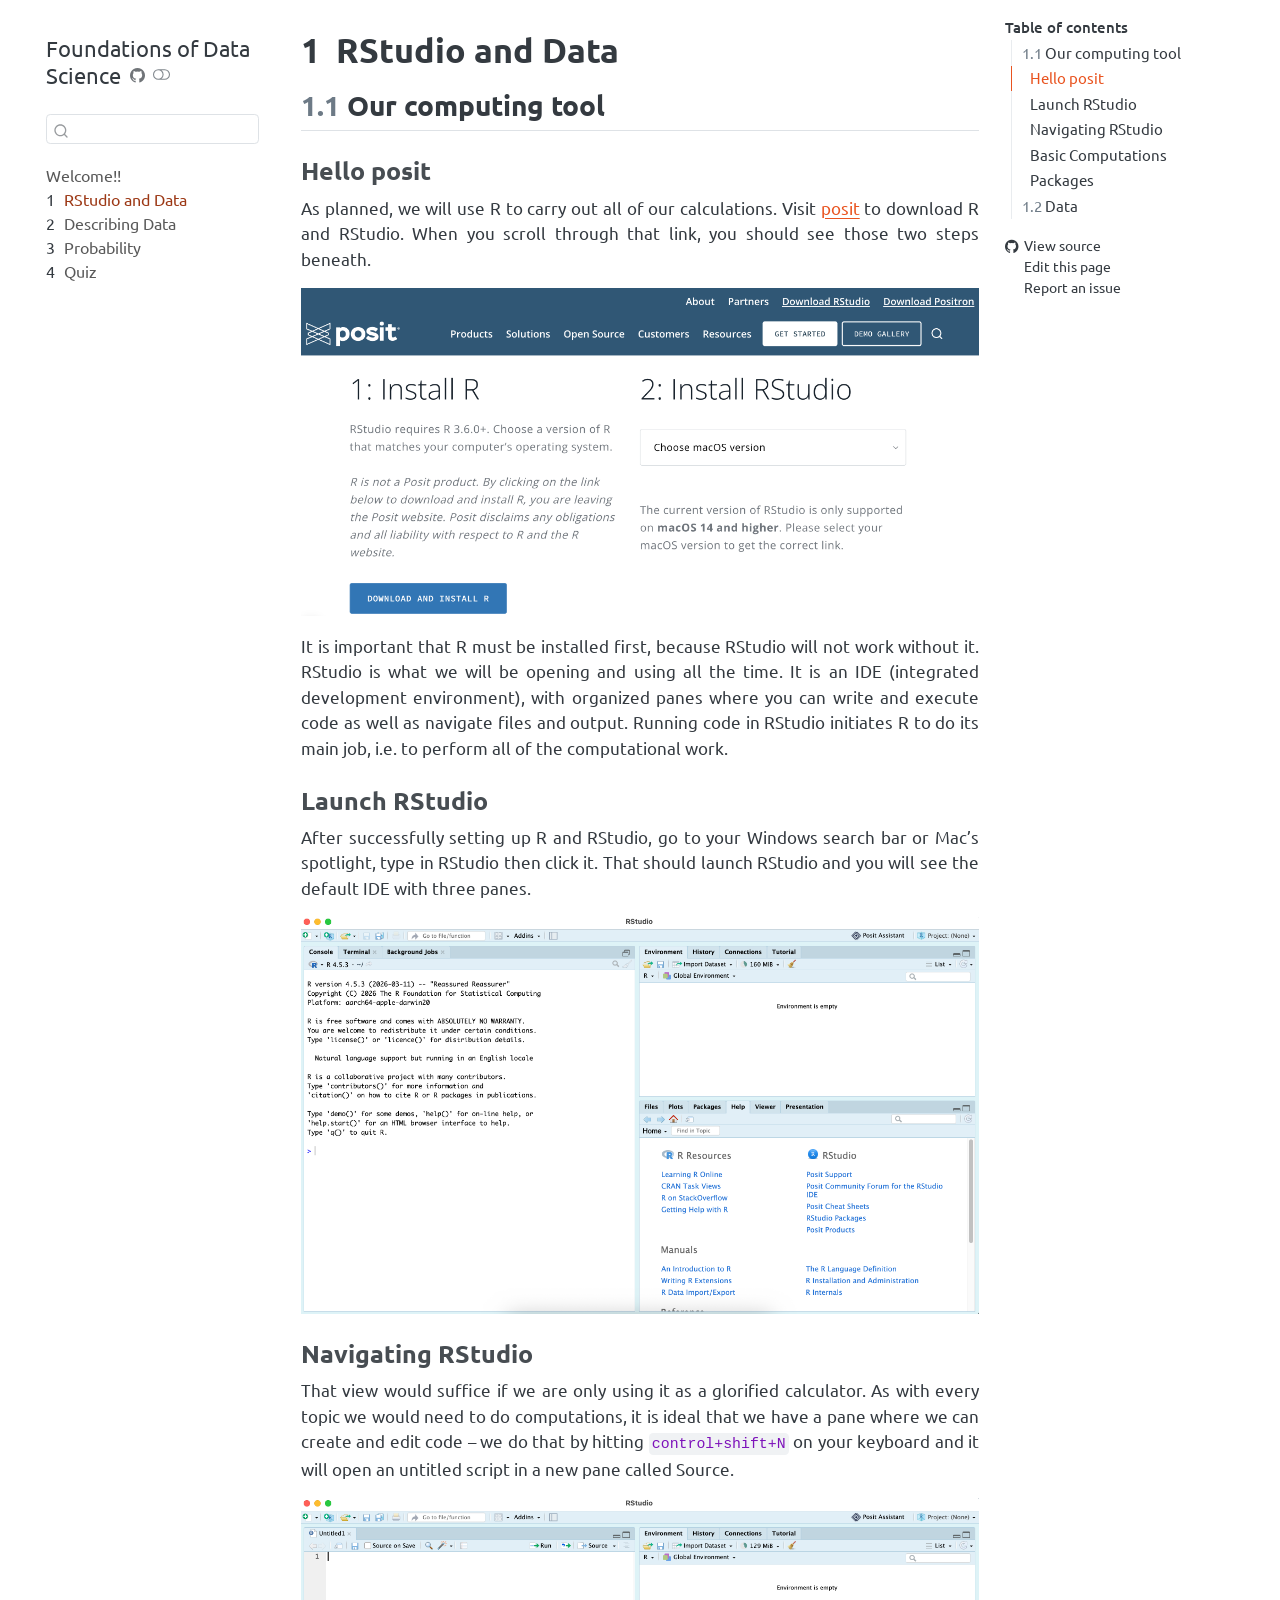
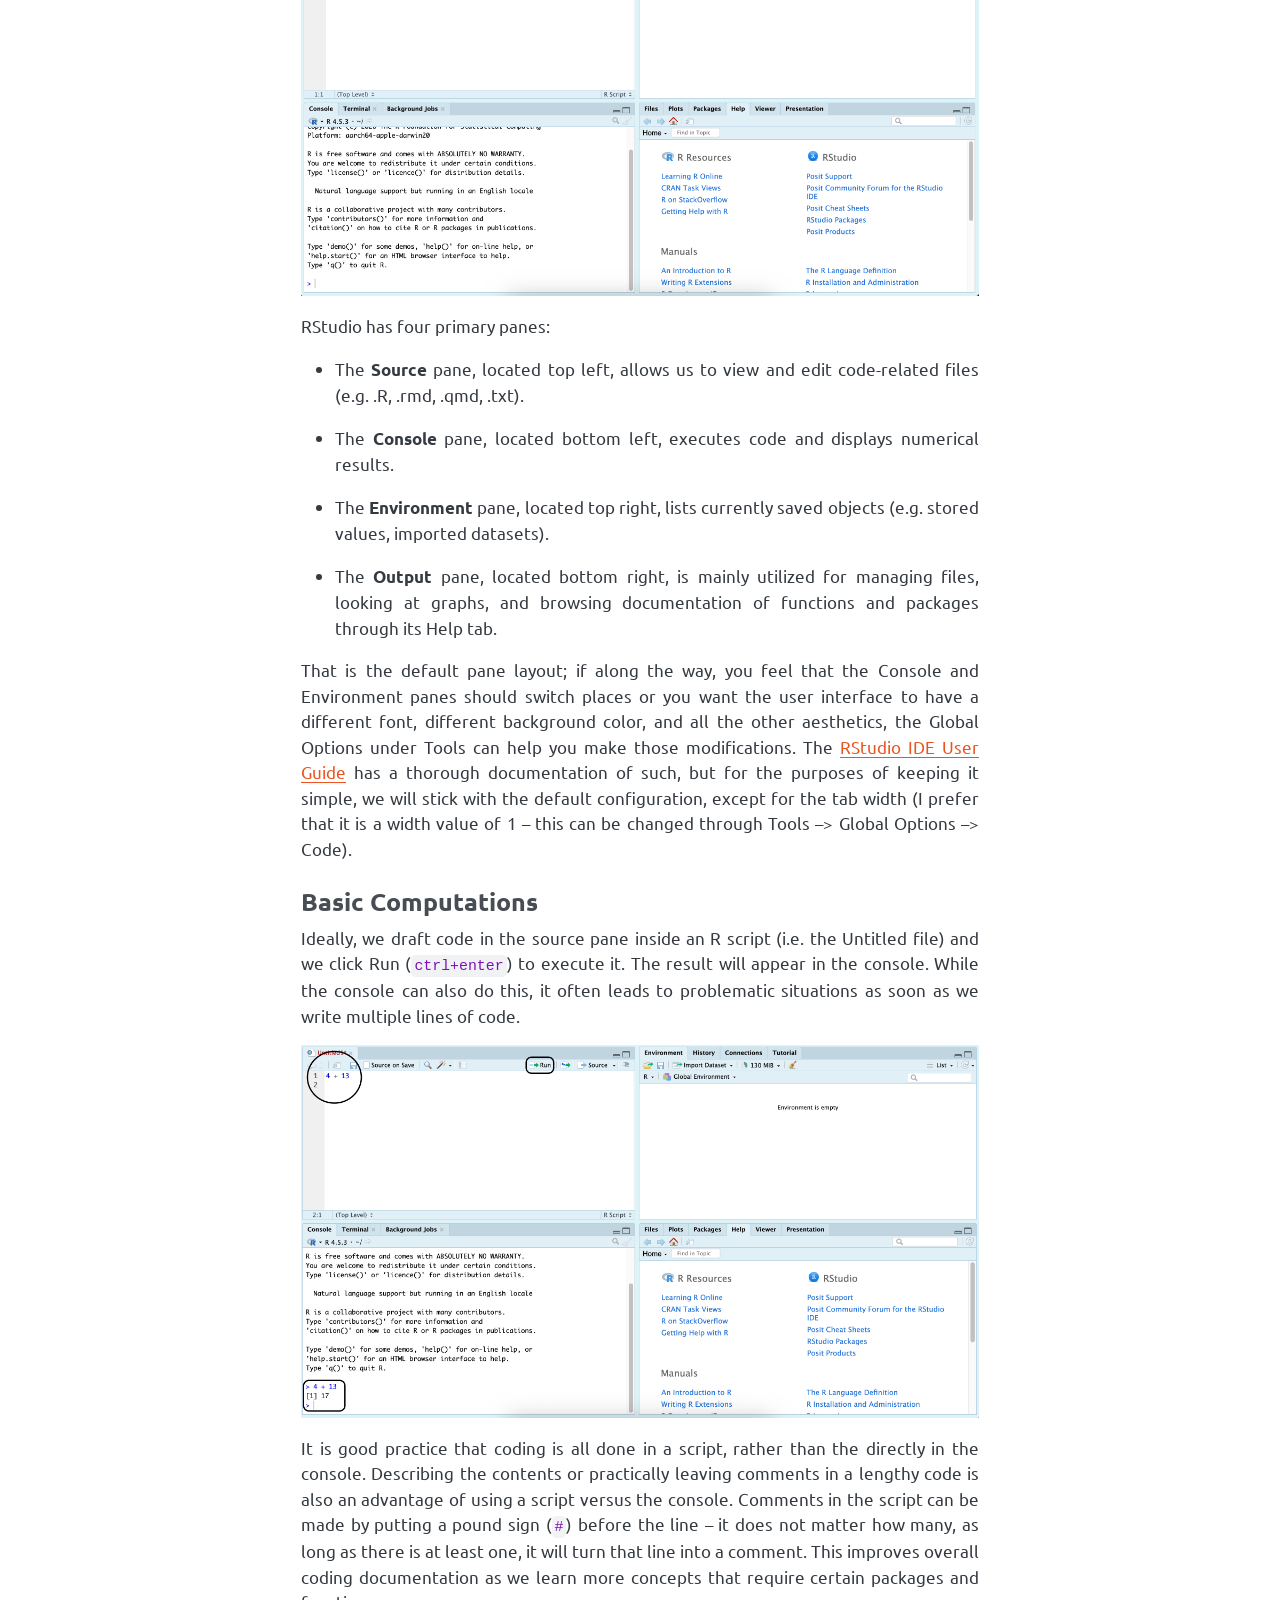
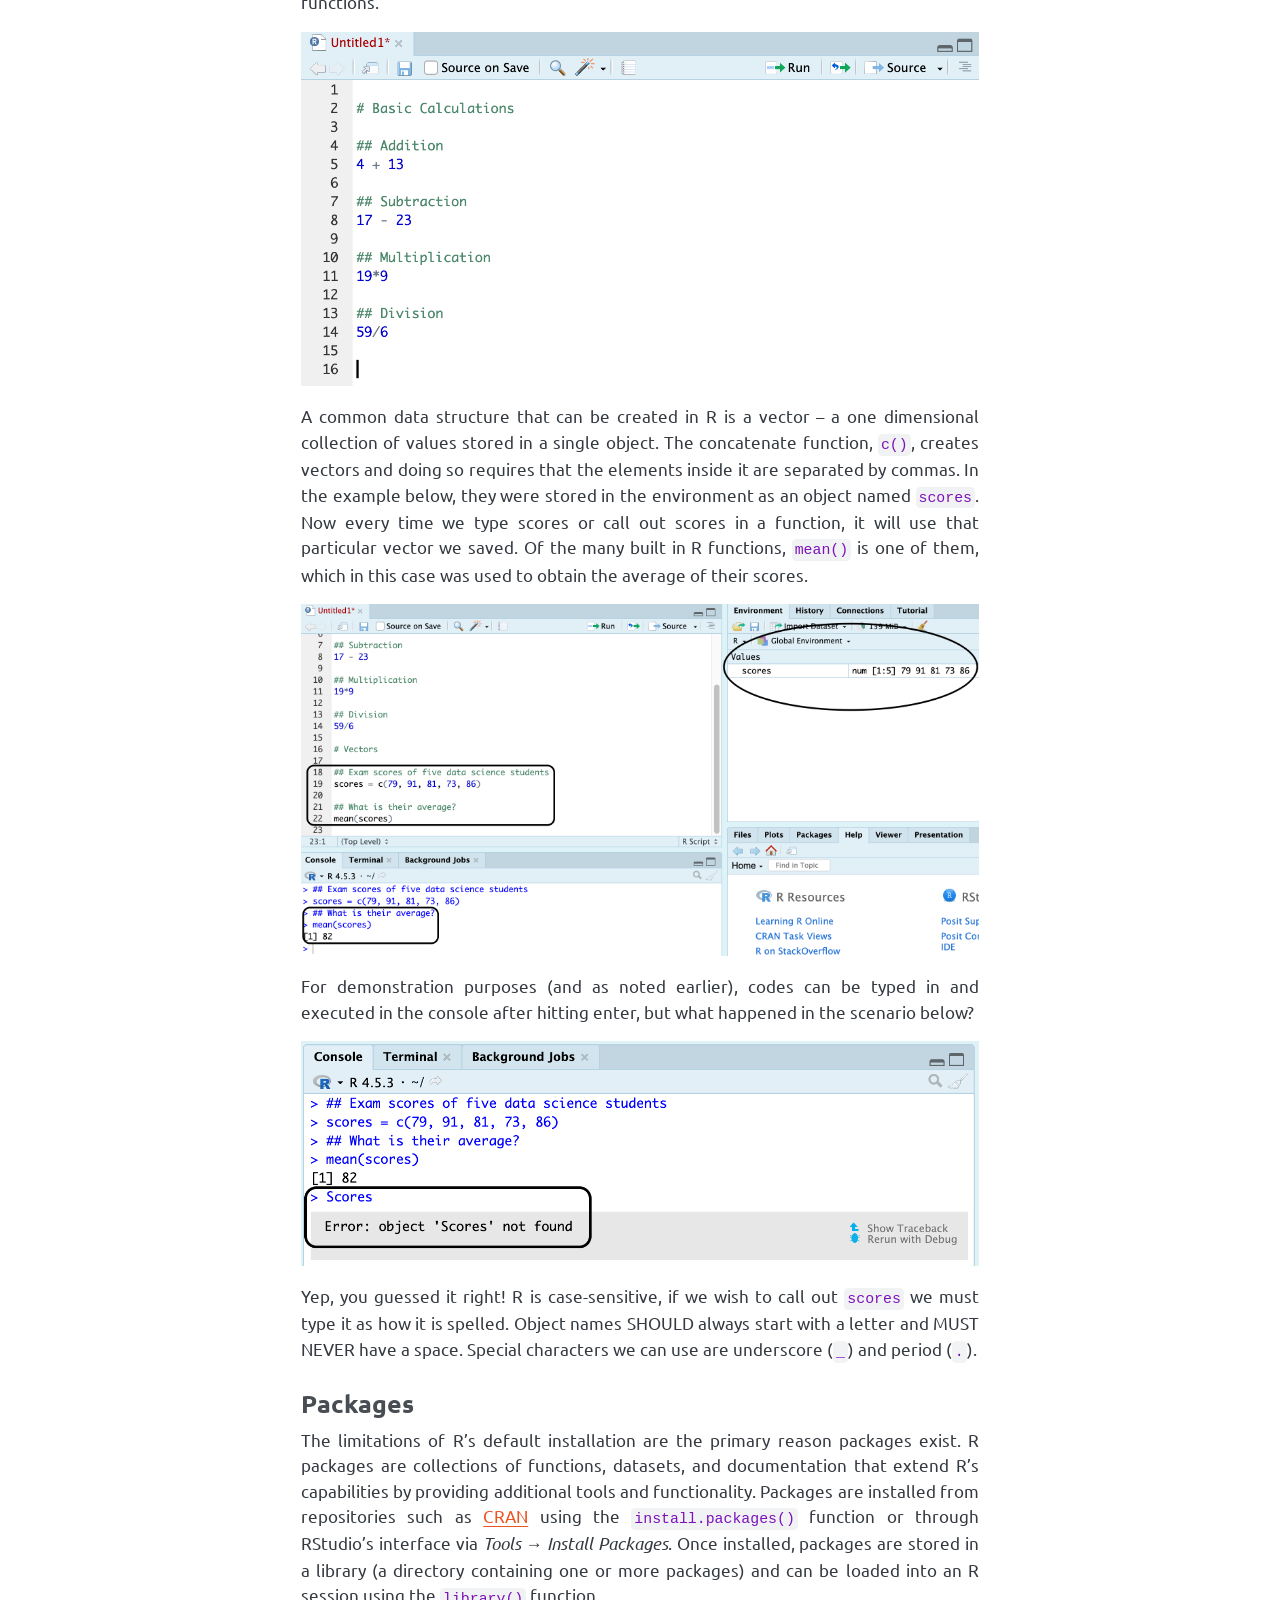
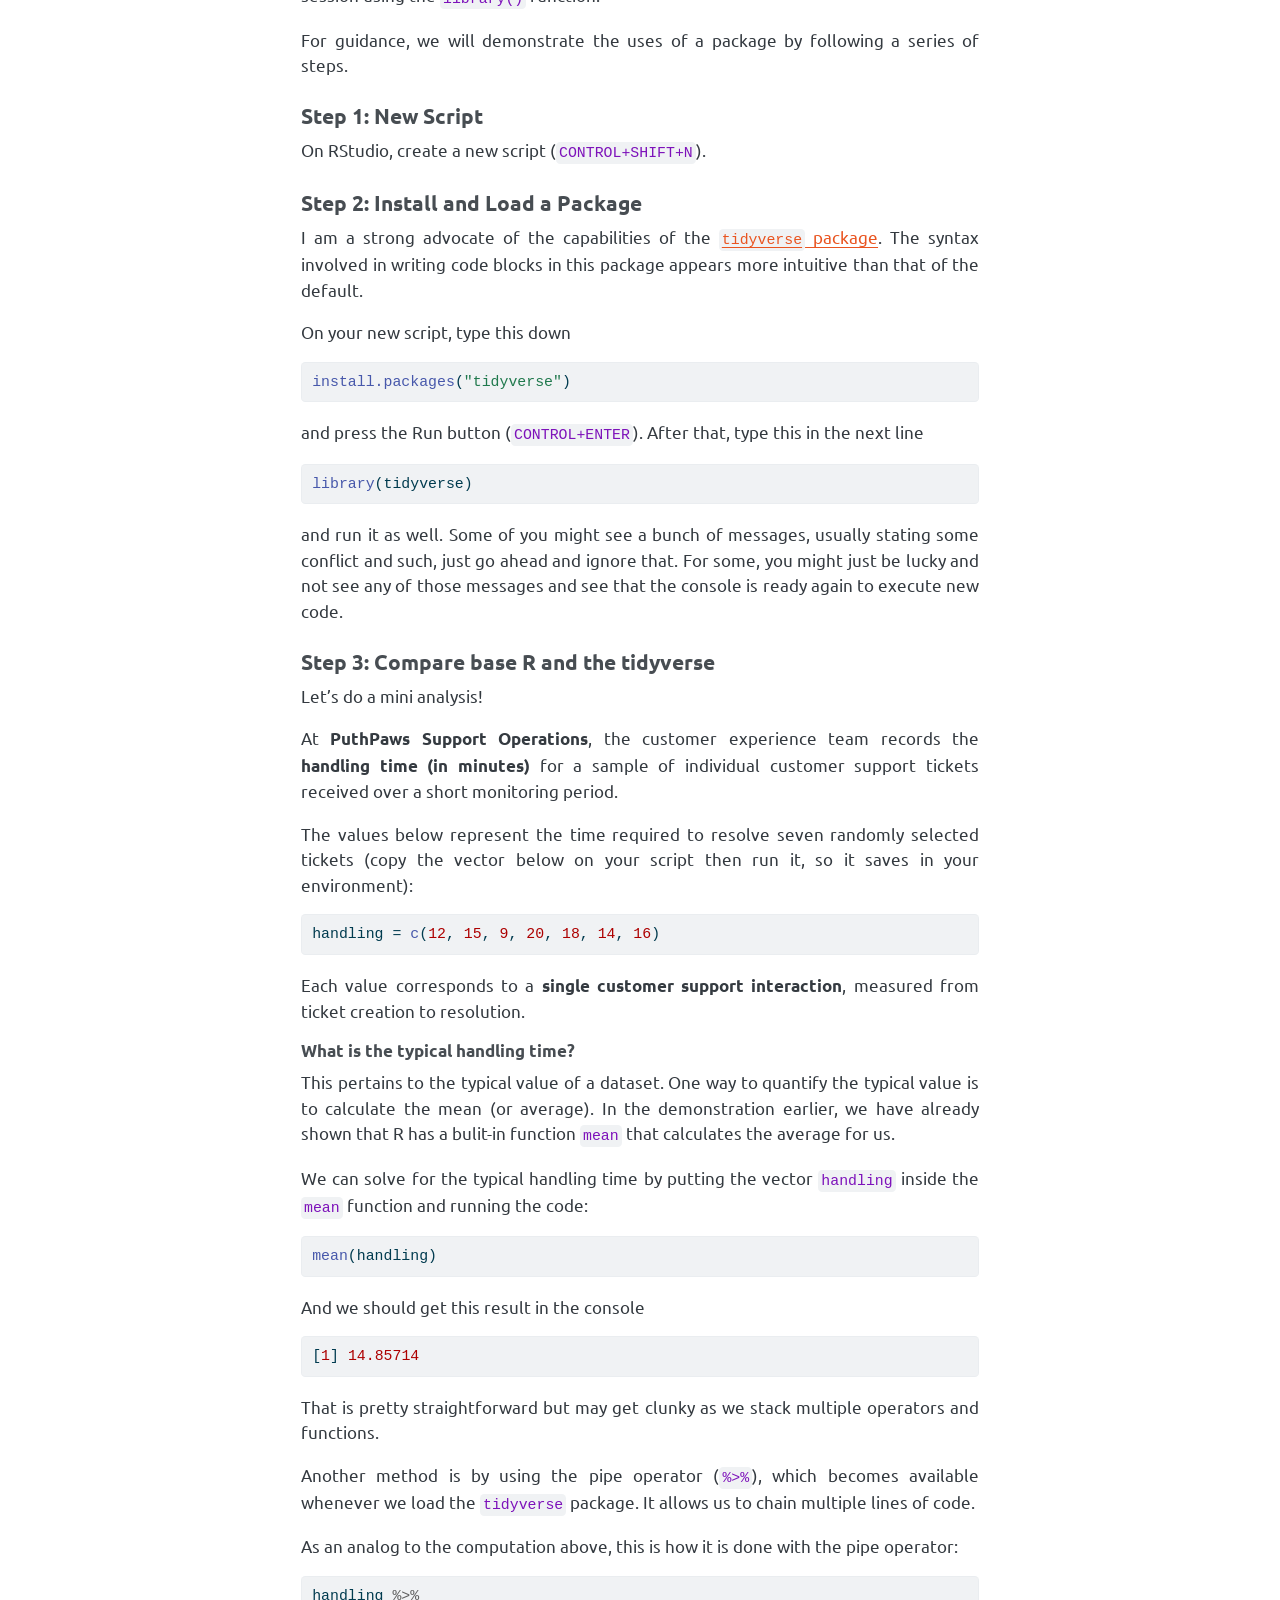
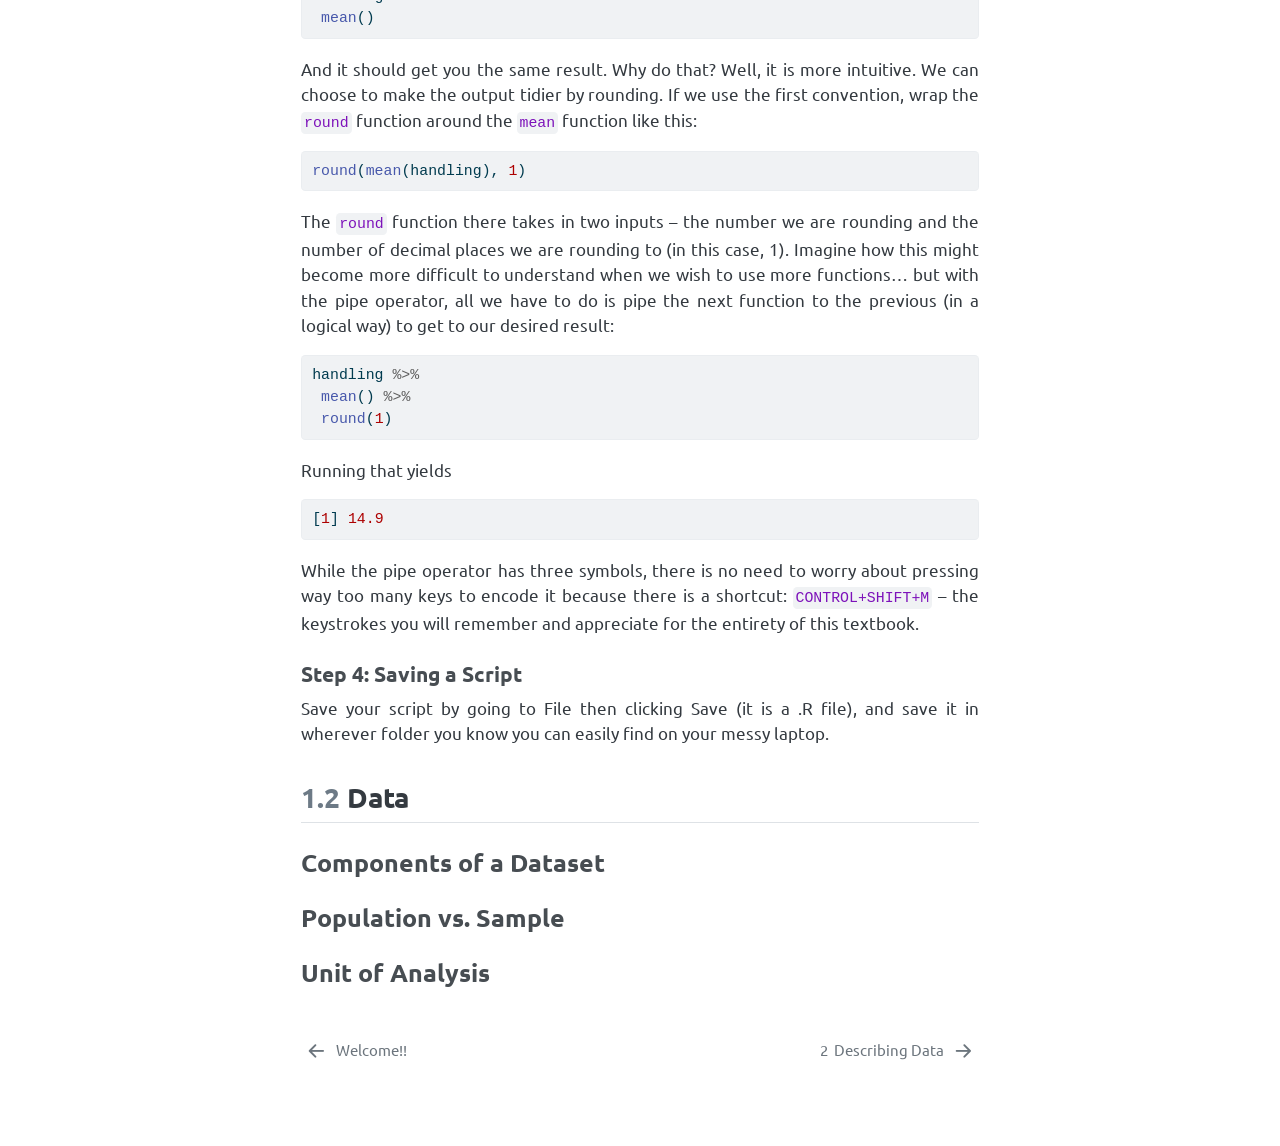
<file: docs/rstudio_and_data.html>
<!DOCTYPE html>
<html xmlns="http://www.w3.org/1999/xhtml" lang="en" xml:lang="en"><head>

<meta charset="utf-8">
<meta name="generator" content="quarto-1.9.36">

<meta name="viewport" content="width=device-width, initial-scale=1.0, user-scalable=yes">


<title>1&nbsp; RStudio and Data – Foundations of Data Science</title>
<style>
/* Default styles provided by pandoc.
** See https://pandoc.org/MANUAL.html#variables-for-html for config info.
*/
code{white-space: pre-wrap;}
span.smallcaps{font-variant: small-caps;}
div.columns{display: flex; gap: min(4vw, 1.5em);}
div.column{flex: auto; overflow-x: auto;}
div.hanging-indent{margin-left: 1.5em; text-indent: -1.5em;}
ul.task-list{list-style: none;}
ul.task-list li input[type="checkbox"] {
  width: 0.8em;
  margin: 0 0.8em 0.2em -1em; /* quarto-specific, see https://github.com/quarto-dev/quarto-cli/issues/4556 */ 
  vertical-align: middle;
}
/* CSS for syntax highlighting */
html { -webkit-text-size-adjust: 100%; }
pre > code.sourceCode { white-space: pre; position: relative; }
pre > code.sourceCode > span { display: inline-block; line-height: 1.25; }
pre > code.sourceCode > span:empty { height: 1.2em; }
.sourceCode { overflow: visible; }
code.sourceCode > span { color: inherit; text-decoration: inherit; }
div.sourceCode { margin: 1em 0; }
pre.sourceCode { margin: 0; }
@media screen {
div.sourceCode { overflow: auto; }
}
@media print {
pre > code.sourceCode { white-space: pre-wrap; }
pre > code.sourceCode > span { text-indent: -5em; padding-left: 5em; }
}
pre.numberSource code
  { counter-reset: source-line 0; }
pre.numberSource code > span
  { position: relative; left: -4em; counter-increment: source-line; }
pre.numberSource code > span > a:first-child::before
  { content: counter(source-line);
    position: relative; left: -1em; text-align: right; vertical-align: baseline;
    border: none; display: inline-block;
    -webkit-touch-callout: none; -webkit-user-select: none;
    -khtml-user-select: none; -moz-user-select: none;
    -ms-user-select: none; user-select: none;
    padding: 0 4px; width: 4em;
  }
pre.numberSource { margin-left: 3em;  padding-left: 4px; }
div.sourceCode
  {   }
@media screen {
pre > code.sourceCode > span > a:first-child::before { text-decoration: underline; }
}
</style>


<script src="site_libs/quarto-nav/quarto-nav.js"></script>
<script src="site_libs/quarto-nav/headroom.min.js"></script>
<script src="site_libs/clipboard/clipboard.min.js"></script>
<script src="site_libs/quarto-search/autocomplete.umd.js"></script>
<script src="site_libs/quarto-search/fuse.min.js"></script>
<script src="site_libs/quarto-search/quarto-search.js"></script>
<meta name="quarto:offset" content="./">
<link href="./describing_data.html" rel="next">
<link href="./index.html" rel="prev">
<script src="site_libs/quarto-html/quarto.js" type="module"></script>
<script src="site_libs/quarto-html/tabsets/tabsets.js" type="module"></script>
<script src="site_libs/quarto-html/popper.min.js"></script>
<script src="site_libs/quarto-html/tippy.umd.min.js"></script>
<script src="site_libs/quarto-html/anchor.min.js"></script>
<link href="site_libs/quarto-html/tippy.css" rel="stylesheet">
<link href="site_libs/quarto-html/quarto-syntax-highlighting-845c23b38eaddc0f92fda52bfe77a8c8.css" rel="stylesheet" class="quarto-color-scheme" id="quarto-text-highlighting-styles">
<link href="site_libs/quarto-html/quarto-syntax-highlighting-dark-f418161beb48e0141c760e455f12af2c.css" rel="stylesheet" class="quarto-color-scheme quarto-color-alternate" id="quarto-text-highlighting-styles">
<link href="site_libs/quarto-html/quarto-syntax-highlighting-845c23b38eaddc0f92fda52bfe77a8c8.css" rel="stylesheet" class="quarto-color-scheme-extra" id="quarto-text-highlighting-styles">
<script src="site_libs/bootstrap/bootstrap.min.js"></script>
<link href="site_libs/bootstrap/bootstrap-icons.css" rel="stylesheet">
<link href="site_libs/bootstrap/bootstrap-00a1ceca77a606370b0eb03c664a226b.min.css" rel="stylesheet" append-hash="true" class="quarto-color-scheme" id="quarto-bootstrap" data-mode="light">
<link href="site_libs/bootstrap/bootstrap-dark-aa873432a3c62897e6c2091c0d30a948.min.css" rel="stylesheet" append-hash="true" class="quarto-color-scheme quarto-color-alternate" id="quarto-bootstrap" data-mode="dark">
<link href="site_libs/bootstrap/bootstrap-00a1ceca77a606370b0eb03c664a226b.min.css" rel="stylesheet" append-hash="true" class="quarto-color-scheme-extra" id="quarto-bootstrap" data-mode="light">
<script id="quarto-search-options" type="application/json">{
  "location": "sidebar",
  "copy-button": false,
  "collapse-after": 3,
  "panel-placement": "start",
  "type": "textbox",
  "limit": 50,
  "keyboard-shortcut": [
    "f",
    "/",
    "s"
  ],
  "show-item-context": false,
  "language": {
    "search-no-results-text": "No results",
    "search-matching-documents-text": "matching documents",
    "search-copy-link-title": "Copy link to search",
    "search-hide-matches-text": "Hide additional matches",
    "search-more-match-text": "more match in this document",
    "search-more-matches-text": "more matches in this document",
    "search-clear-button-title": "Clear",
    "search-text-placeholder": "",
    "search-detached-cancel-button-title": "Cancel",
    "search-submit-button-title": "Submit",
    "search-label": "Search"
  }
}</script>
<style>
#quarto-sidebar .menu-text {
  display: flex;
}
#quarto-sidebar .chapter-number {
  display: block;
  width: 1em;
  text-align: left;
}
#quarto-sidebar .chapter-title {
  display: block;
  padding-left: 10px;
  text-indent: -10px;
  width: 100%;
}
</style>


<link rel="stylesheet" href="styles/styles.css">
</head>

<body class="nav-sidebar floating quarto-light"><script id="quarto-html-before-body" type="application/javascript">
    const toggleBodyColorMode = (bsSheetEl) => {
      const mode = bsSheetEl.getAttribute("data-mode");
      const bodyEl = window.document.querySelector("body");
      if (mode === "dark") {
        bodyEl.classList.add("quarto-dark");
        bodyEl.classList.remove("quarto-light");
      } else {
        bodyEl.classList.add("quarto-light");
        bodyEl.classList.remove("quarto-dark");
      }
    }
    const toggleBodyColorPrimary = () => {
      const bsSheetEl = window.document.querySelector("link#quarto-bootstrap:not([rel=disabled-stylesheet])");
      if (bsSheetEl) {
        toggleBodyColorMode(bsSheetEl);
      }
    }
    const setColorSchemeToggle = (alternate) => {
      const toggles = window.document.querySelectorAll('.quarto-color-scheme-toggle');
      for (let i=0; i < toggles.length; i++) {
        const toggle = toggles[i];
        if (toggle) {
          if (alternate) {
            toggle.classList.add("alternate");
          } else {
            toggle.classList.remove("alternate");
          }
        }
      }
    };
    const toggleColorMode = (alternate) => {
      // Switch the stylesheets
      const primaryStylesheets = window.document.querySelectorAll('link.quarto-color-scheme:not(.quarto-color-alternate)');
      const alternateStylesheets = window.document.querySelectorAll('link.quarto-color-scheme.quarto-color-alternate');
      manageTransitions('#quarto-margin-sidebar .nav-link', false);
      if (alternate) {
        // note: dark is layered on light, we don't disable primary!
        enableStylesheet(alternateStylesheets);
        for (const sheetNode of alternateStylesheets) {
          if (sheetNode.id === "quarto-bootstrap") {
            toggleBodyColorMode(sheetNode);
          }
        }
      } else {
        disableStylesheet(alternateStylesheets);
        enableStylesheet(primaryStylesheets)
        toggleBodyColorPrimary();
      }
      manageTransitions('#quarto-margin-sidebar .nav-link', true);
      // Switch the toggles
      setColorSchemeToggle(alternate)
      // Hack to workaround the fact that safari doesn't
      // properly recolor the scrollbar when toggling (#1455)
      if (navigator.userAgent.indexOf('Safari') > 0 && navigator.userAgent.indexOf('Chrome') == -1) {
        manageTransitions("body", false);
        window.scrollTo(0, 1);
        setTimeout(() => {
          window.scrollTo(0, 0);
          manageTransitions("body", true);
        }, 40);
      }
    }
    const disableStylesheet = (stylesheets) => {
      for (let i=0; i < stylesheets.length; i++) {
        const stylesheet = stylesheets[i];
        stylesheet.rel = 'disabled-stylesheet';
      }
    }
    const enableStylesheet = (stylesheets) => {
      for (let i=0; i < stylesheets.length; i++) {
        const stylesheet = stylesheets[i];
        if(stylesheet.rel !== 'stylesheet') { // for Chrome, which will still FOUC without this check
          stylesheet.rel = 'stylesheet';
        }
      }
    }
    const manageTransitions = (selector, allowTransitions) => {
      const els = window.document.querySelectorAll(selector);
      for (let i=0; i < els.length; i++) {
        const el = els[i];
        if (allowTransitions) {
          el.classList.remove('notransition');
        } else {
          el.classList.add('notransition');
        }
      }
    }
    const isFileUrl = () => {
      return window.location.protocol === 'file:';
    }
    const hasAlternateSentinel = () => {
      let styleSentinel = getColorSchemeSentinel();
      if (styleSentinel !== null) {
        return styleSentinel === "alternate";
      } else {
        return false;
      }
    }
    const setStyleSentinel = (alternate) => {
      const value = alternate ? "alternate" : "default";
      if (!isFileUrl()) {
        window.localStorage.setItem("quarto-color-scheme", value);
      } else {
        localAlternateSentinel = value;
      }
    }
    const getColorSchemeSentinel = () => {
      if (!isFileUrl()) {
        const storageValue = window.localStorage.getItem("quarto-color-scheme");
        return storageValue != null ? storageValue : localAlternateSentinel;
      } else {
        return localAlternateSentinel;
      }
    }
    const toggleGiscusIfUsed = (isAlternate, darkModeDefault) => {
      const baseTheme = document.querySelector('#giscus-base-theme')?.value ?? 'light';
      const alternateTheme = document.querySelector('#giscus-alt-theme')?.value ?? 'dark';
      let newTheme = '';
      if(authorPrefersDark) {
        newTheme = isAlternate ? baseTheme : alternateTheme;
      } else {
        newTheme = isAlternate ? alternateTheme : baseTheme;
      }
      const changeGiscusTheme = () => {
        // From: https://github.com/giscus/giscus/issues/336
        const sendMessage = (message) => {
          const iframe = document.querySelector('iframe.giscus-frame');
          if (!iframe) return;
          iframe.contentWindow.postMessage({ giscus: message }, 'https://giscus.app');
        }
        sendMessage({
          setConfig: {
            theme: newTheme
          }
        });
      }
      const isGiscussLoaded = window.document.querySelector('iframe.giscus-frame') !== null;
      if (isGiscussLoaded) {
        changeGiscusTheme();
      }
    };
    const authorPrefersDark = false;
    const darkModeDefault = authorPrefersDark;
      document.querySelector('link#quarto-text-highlighting-styles.quarto-color-scheme-extra').rel = 'disabled-stylesheet';
      document.querySelector('link#quarto-bootstrap.quarto-color-scheme-extra').rel = 'disabled-stylesheet';
    let localAlternateSentinel = darkModeDefault ? 'alternate' : 'default';
    // Dark / light mode switch
    window.quartoToggleColorScheme = () => {
      // Read the current dark / light value
      let toAlternate = !hasAlternateSentinel();
      toggleColorMode(toAlternate);
      setStyleSentinel(toAlternate);
      toggleGiscusIfUsed(toAlternate, darkModeDefault);
      window.dispatchEvent(new Event('resize'));
    };
    // Switch to dark mode if need be
    if (hasAlternateSentinel()) {
      toggleColorMode(true);
    } else {
      toggleColorMode(false);
    }
  </script>

<div id="quarto-search-results"></div>
  <header id="quarto-header" class="headroom fixed-top">
  <nav class="quarto-secondary-nav">
    <div class="container-fluid d-flex">
      <button type="button" class="quarto-btn-toggle btn" data-bs-toggle="collapse" role="button" data-bs-target=".quarto-sidebar-collapse-item" aria-controls="quarto-sidebar" aria-expanded="false" aria-label="Toggle sidebar navigation" onclick="if (window.quartoToggleHeadroom) { window.quartoToggleHeadroom(); }">
        <i class="bi bi-layout-text-sidebar-reverse"></i>
      </button>
        <nav class="quarto-page-breadcrumbs" aria-label="breadcrumb"><ol class="breadcrumb"><li class="breadcrumb-item"><a href="./rstudio_and_data.html"><span class="chapter-number">1</span>&nbsp; <span class="chapter-title">RStudio and Data</span></a></li></ol></nav>
        <a class="flex-grow-1" role="navigation" data-bs-toggle="collapse" data-bs-target=".quarto-sidebar-collapse-item" aria-controls="quarto-sidebar" aria-expanded="false" aria-label="Toggle sidebar navigation" onclick="if (window.quartoToggleHeadroom) { window.quartoToggleHeadroom(); }">      
        </a>
      <button type="button" class="btn quarto-search-button" aria-label="Search" onclick="window.quartoOpenSearch();">
        <i class="bi bi-search"></i>
      </button>
    </div>
  </nav>
</header>
<!-- content -->
<div id="quarto-content" class="quarto-container page-columns page-rows-contents page-layout-article">
<!-- sidebar -->
  <nav id="quarto-sidebar" class="sidebar collapse collapse-horizontal quarto-sidebar-collapse-item sidebar-navigation floating overflow-auto">
    <div class="pt-lg-2 mt-2 text-left sidebar-header">
    <div class="sidebar-title mb-0 py-0">
      <a href="./">Foundations of Data Science</a> 
        <div class="sidebar-tools-main">
    <a href="https://github.com/[YOURACCOUNT]/[YOURREPO]" title="Source Code" class="quarto-navigation-tool px-1" aria-label="Source Code"><i class="bi bi-github"></i></a>
  <a href="" class="quarto-color-scheme-toggle quarto-navigation-tool  px-1" onclick="window.quartoToggleColorScheme(); return false;" title="Toggle dark mode"><i class="bi"></i></a>
</div>
    </div>
      </div>
        <div class="mt-2 flex-shrink-0 align-items-center">
        <div class="sidebar-search">
        <div id="quarto-search" class="" title="Search"></div>
        </div>
        </div>
    <div class="sidebar-menu-container"> 
    <ul class="list-unstyled mt-1">
        <li class="sidebar-item">
  <div class="sidebar-item-container"> 
  <a href="./index.html" class="sidebar-item-text sidebar-link">
 <span class="menu-text">Welcome!!</span></a>
  </div>
</li>
        <li class="sidebar-item">
  <div class="sidebar-item-container"> 
  <a href="./rstudio_and_data.html" class="sidebar-item-text sidebar-link active">
 <span class="menu-text"><span class="chapter-number">1</span>&nbsp; <span class="chapter-title">RStudio and Data</span></span></a>
  </div>
</li>
        <li class="sidebar-item">
  <div class="sidebar-item-container"> 
  <a href="./describing_data.html" class="sidebar-item-text sidebar-link">
 <span class="menu-text"><span class="chapter-number">2</span>&nbsp; <span class="chapter-title">Describing Data</span></span></a>
  </div>
</li>
        <li class="sidebar-item">
  <div class="sidebar-item-container"> 
  <a href="./probability.html" class="sidebar-item-text sidebar-link">
 <span class="menu-text"><span class="chapter-number">3</span>&nbsp; <span class="chapter-title">Probability</span></span></a>
  </div>
</li>
        <li class="sidebar-item">
  <div class="sidebar-item-container"> 
  <a href="./comprequiz.html" class="sidebar-item-text sidebar-link">
 <span class="menu-text"><span class="chapter-number">4</span>&nbsp; <span class="chapter-title">Quiz</span></span></a>
  </div>
</li>
    </ul>
    </div>
</nav>
<div id="quarto-sidebar-glass" class="quarto-sidebar-collapse-item" data-bs-toggle="collapse" data-bs-target=".quarto-sidebar-collapse-item"></div>
<!-- margin-sidebar -->
    <div id="quarto-margin-sidebar" class="sidebar margin-sidebar">
        <nav id="TOC" role="doc-toc" class="toc-active">
    <h2 id="toc-title">Table of contents</h2>
   
  <ul>
  <li><a href="#our-computing-tool" id="toc-our-computing-tool" class="nav-link active" data-scroll-target="#our-computing-tool"><span class="header-section-number">1.1</span> Our computing tool</a>
  <ul class="collapse">
  <li><a href="#hello-posit" id="toc-hello-posit" class="nav-link" data-scroll-target="#hello-posit">Hello posit</a></li>
  <li><a href="#launch-rstudio" id="toc-launch-rstudio" class="nav-link" data-scroll-target="#launch-rstudio">Launch RStudio</a></li>
  <li><a href="#navigating-rstudio" id="toc-navigating-rstudio" class="nav-link" data-scroll-target="#navigating-rstudio">Navigating RStudio</a></li>
  <li><a href="#basic-computations" id="toc-basic-computations" class="nav-link" data-scroll-target="#basic-computations">Basic Computations</a></li>
  <li><a href="#packages" id="toc-packages" class="nav-link" data-scroll-target="#packages">Packages</a></li>
  </ul></li>
  <li><a href="#data" id="toc-data" class="nav-link" data-scroll-target="#data"><span class="header-section-number">1.2</span> Data</a>
  <ul class="collapse">
  <li><a href="#components-of-a-dataset" id="toc-components-of-a-dataset" class="nav-link" data-scroll-target="#components-of-a-dataset">Components of a Dataset</a></li>
  <li><a href="#population-vs.-sample" id="toc-population-vs.-sample" class="nav-link" data-scroll-target="#population-vs.-sample">Population vs.&nbsp;Sample</a></li>
  <li><a href="#unit-of-analysis" id="toc-unit-of-analysis" class="nav-link" data-scroll-target="#unit-of-analysis">Unit of Analysis</a></li>
  </ul></li>
  </ul>
<div class="toc-actions"><ul><li><a href="https://github.com/[YOURACCOUNT]/[YOURREPO]/blob/main/rstudio_and_data.qmd" class="toc-action"><i class="bi bi-github"></i>View source</a></li><li><a href="https://github.com/[YOURACCOUNT]/[YOURREPO]/edit/main/rstudio_and_data.qmd" class="toc-action"><i class="bi empty"></i>Edit this page</a></li><li><a href="https://github.com/[YOURACCOUNT]/[YOURREPO]/issues/new" class="toc-action"><i class="bi empty"></i>Report an issue</a></li></ul></div></nav>
    </div>
<!-- main -->
<main class="content" id="quarto-document-content">


<header id="title-block-header" class="quarto-title-block default">
<div class="quarto-title">
<h1 class="title"><span class="chapter-number">1</span>&nbsp; <span class="chapter-title">RStudio and Data</span></h1>
</div>



<div class="quarto-title-meta">

    
  
    
  </div>
  


</header>


<section id="our-computing-tool" class="level2" data-number="1.1">
<h2 data-number="1.1" class="anchored" data-anchor-id="our-computing-tool"><span class="header-section-number">1.1</span> Our computing tool</h2>
<section id="hello-posit" class="level3 unnumbered">
<h3 class="unnumbered anchored" data-anchor-id="hello-posit">Hello posit</h3>
<p>As planned, we will use R to carry out all of our calculations. Visit <a href="https://posit.co/download/rstudio-desktop" target="_blank">posit</a> to download R and RStudio. When you scroll through that link, you should see those two steps beneath.</p>
<p><img src="images/clipboard-2773077367.png" class="img-fluid"></p>
<p>It is important that R must be installed first, because RStudio will not work without it. RStudio is what we will be opening and using all the time. It is an IDE (integrated development environment), with organized panes where you can write and execute code as well as navigate files and output. Running code in RStudio initiates R to do its main job, i.e.&nbsp;to perform all of the computational work.</p>
</section>
<section id="launch-rstudio" class="level3 unnumbered">
<h3 class="unnumbered anchored" data-anchor-id="launch-rstudio">Launch RStudio</h3>
<p>After successfully setting up R and RStudio, go to your Windows search bar or Mac’s spotlight, type in RStudio then click it. That should launch RStudio and you will see the default IDE with three panes.</p>
<p><img src="images/clipboard-281934905.png" class="img-fluid"></p>
</section>
<section id="navigating-rstudio" class="level3 unnumbered">
<h3 class="unnumbered anchored" data-anchor-id="navigating-rstudio">Navigating RStudio</h3>
<p>That view would suffice if we are only using it as a glorified calculator. As with every topic we would need to do computations, it is ideal that we have a pane where we can create and edit code – we do that by hitting <code>control+shift+N</code> on your keyboard and it will open an untitled script in a new pane called Source.</p>
<p><img src="images/clipboard-1434336522.png" class="img-fluid"></p>
<p>RStudio has four primary panes:</p>
<ul>
<li><p>The <strong>Source</strong> pane, located top left, allows us to view and edit code-related files (e.g.&nbsp;.R, .rmd, .qmd, .txt).</p></li>
<li><p>The <strong>Console</strong> pane, located bottom left, executes code and displays numerical results.</p></li>
<li><p>The <strong>Environment</strong> pane, located top right, lists currently saved objects (e.g.&nbsp;stored values, imported datasets).</p></li>
<li><p>The <strong>Output</strong> pane, located bottom right, is mainly utilized for managing files, looking at graphs, and browsing documentation of functions and packages through its Help tab.</p></li>
</ul>
<p>That is the default pane layout; if along the way, you feel that the Console and Environment panes should switch places or you want the user interface to have a different font, different background color, and all the other aesthetics, the Global Options under Tools can help you make those modifications. The <a href="https://docs.posit.co/ide/user/">RStudio IDE User Guide</a> has a thorough documentation of such, but for the purposes of keeping it simple, we will stick with the default configuration, except for the tab width (I prefer that it is a width value of 1 – this can be changed through Tools –&gt; Global Options –&gt; Code).</p>
</section>
<section id="basic-computations" class="level3 unnumbered">
<h3 class="unnumbered anchored" data-anchor-id="basic-computations">Basic Computations</h3>
<p>Ideally, we draft code in the source pane inside an R script (i.e.&nbsp;the Untitled file) and we click Run (<code>ctrl+enter</code>) to execute it. The result will appear in the console. While the console can also do this, it often leads to problematic situations as soon as we write multiple lines of code.</p>
<p><img src="images/clipboard-103972812.png" class="img-fluid"></p>
<p>It is good practice that coding is all done in a script, rather than the directly in the console. Describing the contents or practically leaving comments in a lengthy code is also an advantage of using a script versus the console. Comments in the script can be made by putting a pound sign (<code>#</code>) before the line – it does not matter how many, as long as there is at least one, it will turn that line into a comment. This improves overall coding documentation as we learn more concepts that require certain packages and functions.</p>
<p><img src="images/clipboard-3584689158.png" class="img-fluid"></p>
<p>A common data structure that can be created in R is a vector – a one dimensional collection of values stored in a single object. The concatenate function, <code>c()</code>, creates vectors and doing so requires that the elements inside it are separated by commas. In the example below, they were stored in the environment as an object named <code>scores</code>. Now every time we type scores or call out scores in a function, it will use that particular vector we saved. Of the many built in R functions, <code>mean()</code> is one of them, which in this case was used to obtain the average of their scores.</p>
<p><img src="images/clipboard-213827724.png" class="img-fluid"></p>
<p>For demonstration purposes (and as noted earlier), codes can be typed in and executed in the console after hitting enter, but what happened in the scenario below?</p>
<p><img src="images/clipboard-90621387.png" class="img-fluid"></p>
<p>Yep, you guessed it right! R is case-sensitive, if we wish to call out <code>scores</code> we must type it as how it is spelled. Object names SHOULD always start with a letter and MUST NEVER have a space. Special characters we can use are underscore (<code>_</code>) and period (<code>.</code>).</p>
<!-- <a href="https://www.google.com/search?q=quarto+square+bullets" target="_blank" rel="noopener"> -->
<!-- Open Google search for Quarto square bullets -->
<!-- </a> -->
</section>
<section id="packages" class="level3 unnumbered">
<h3 class="unnumbered anchored" data-anchor-id="packages">Packages</h3>
<p>The limitations of R’s default installation are the primary reason packages exist. R packages are collections of functions, datasets, and documentation that extend R’s capabilities by providing additional tools and functionality. Packages are installed from repositories such as <a href="https://cran.r-project.org/">CRAN</a> using the <code>install.packages()</code> function or through RStudio’s interface via <em>Tools → Install Packages</em>. Once installed, packages are stored in a library (a directory containing one or more packages) and can be loaded into an R session using the <code>library()</code> function.</p>
<p>For guidance, we will demonstrate the uses of a package by following a series of steps.</p>
<section id="step-1-new-script" class="level4 unnumbered">
<h4 class="unnumbered anchored" data-anchor-id="step-1-new-script">Step 1: New Script</h4>
<p>On RStudio, create a new script (<code>CONTROL+SHIFT+N</code>).</p>
</section>
<section id="step-2-install-and-load-a-package" class="level4 unnumbered">
<h4 class="unnumbered anchored" data-anchor-id="step-2-install-and-load-a-package">Step 2: Install and Load a Package</h4>
<p>I am a strong advocate of the capabilities of the <a href="https://tidyverse.org/"><code>tidyverse</code> package</a>. The syntax involved in writing code blocks in this package appears more intuitive than that of the default.</p>
<p>On your new script, type this down</p>
<div class="code-copy-outer-scaffold"><div class="sourceCode" id="cb1"><pre class="sourceCode r code-with-copy"><code class="sourceCode r"><span id="cb1-1"><a href="#cb1-1" aria-hidden="true" tabindex="-1"></a><span class="fu">install.packages</span>(<span class="st">"tidyverse"</span>)</span></code></pre></div><button title="Copy to Clipboard" class="code-copy-button"><i class="bi"></i></button></div>
<p>and press the Run button (<code>CONTROL+ENTER</code>). After that, type this in the next line</p>
<div class="code-copy-outer-scaffold"><div class="sourceCode" id="cb2"><pre class="sourceCode r code-with-copy"><code class="sourceCode r"><span id="cb2-1"><a href="#cb2-1" aria-hidden="true" tabindex="-1"></a><span class="fu">library</span>(tidyverse)</span></code></pre></div><button title="Copy to Clipboard" class="code-copy-button"><i class="bi"></i></button></div>
<p>and run it as well. Some of you might see a bunch of messages, usually stating some conflict and such, just go ahead and ignore that. For some, you might just be lucky and not see any of those messages and see that the console is ready again to execute new code.</p>
</section>
<section id="step-3-compare-base-r-and-the-tidyverse" class="level4 unnumbered">
<h4 class="unnumbered anchored" data-anchor-id="step-3-compare-base-r-and-the-tidyverse">Step 3: Compare base R and the tidyverse</h4>
<p>Let’s do a mini analysis!</p>
<p>At <strong>PuthPaws Support Operations</strong>, the customer experience team records the <strong>handling time (in minutes)</strong> for a sample of individual customer support tickets received over a short monitoring period.</p>
<p>The values below represent the time required to resolve seven randomly selected tickets (copy the vector below on your script then run it, so it saves in your environment):</p>
<div class="code-copy-outer-scaffold"><div class="sourceCode" id="cb3"><pre class="sourceCode r code-with-copy"><code class="sourceCode r"><span id="cb3-1"><a href="#cb3-1" aria-hidden="true" tabindex="-1"></a>handling <span class="ot">=</span> <span class="fu">c</span>(<span class="dv">12</span>, <span class="dv">15</span>, <span class="dv">9</span>, <span class="dv">20</span>, <span class="dv">18</span>, <span class="dv">14</span>, <span class="dv">16</span>)</span></code></pre></div><button title="Copy to Clipboard" class="code-copy-button"><i class="bi"></i></button></div>
<p>Each value corresponds to a <strong>single customer support interaction</strong>, measured from ticket creation to resolution.</p>
<section id="what-is-the-typical-handling-time" class="level5 unnumbered">
<h5 class="unnumbered anchored" data-anchor-id="what-is-the-typical-handling-time">What is the typical handling time?</h5>
<p>This pertains to the typical value of a dataset. One way to quantify the typical value is to calculate the mean (or average). In the demonstration earlier, we have already shown that R has a bulit-in function <code>mean</code> that calculates the average for us.</p>
<p>We can solve for the typical handling time by putting the vector <code>handling</code> inside the <code>mean</code> function and running the code:</p>
<div class="code-copy-outer-scaffold"><div class="sourceCode" id="cb4"><pre class="sourceCode r code-with-copy"><code class="sourceCode r"><span id="cb4-1"><a href="#cb4-1" aria-hidden="true" tabindex="-1"></a><span class="fu">mean</span>(handling)</span></code></pre></div><button title="Copy to Clipboard" class="code-copy-button"><i class="bi"></i></button></div>
<p>And we should get this result in the console</p>
<div class="code-copy-outer-scaffold"><div class="sourceCode" id="cb5"><pre class="sourceCode r code-with-copy"><code class="sourceCode r"><span id="cb5-1"><a href="#cb5-1" aria-hidden="true" tabindex="-1"></a>[<span class="dv">1</span>] <span class="fl">14.85714</span></span></code></pre></div><button title="Copy to Clipboard" class="code-copy-button"><i class="bi"></i></button></div>
<p>That is pretty straightforward but may get clunky as we stack multiple operators and functions.</p>
<p>Another method is by using the pipe operator (<code>%&gt;%</code>), which becomes available whenever we load the <code>tidyverse</code> package. It allows us to chain multiple lines of code.</p>
<p>As an analog to the computation above, this is how it is done with the pipe operator:</p>
<div class="code-copy-outer-scaffold"><div class="sourceCode" id="cb6"><pre class="sourceCode r code-with-copy"><code class="sourceCode r"><span id="cb6-1"><a href="#cb6-1" aria-hidden="true" tabindex="-1"></a>handling <span class="sc">%&gt;%</span> </span>
<span id="cb6-2"><a href="#cb6-2" aria-hidden="true" tabindex="-1"></a> <span class="fu">mean</span>()</span></code></pre></div><button title="Copy to Clipboard" class="code-copy-button"><i class="bi"></i></button></div>
<p>And it should get you the same result. Why do that? Well, it is more intuitive. We can choose to make the output tidier by rounding. If we use the first convention, wrap the <code>round</code> function around the <code>mean</code> function like this:</p>
<div class="code-copy-outer-scaffold"><div class="sourceCode" id="cb7"><pre class="sourceCode r code-with-copy"><code class="sourceCode r"><span id="cb7-1"><a href="#cb7-1" aria-hidden="true" tabindex="-1"></a><span class="fu">round</span>(<span class="fu">mean</span>(handling), <span class="dv">1</span>)</span></code></pre></div><button title="Copy to Clipboard" class="code-copy-button"><i class="bi"></i></button></div>
<p>The <code>round</code> function there takes in two inputs – the number we are rounding and the number of decimal places we are rounding to (in this case, 1). Imagine how this might become more difficult to understand when we wish to use more functions… but with the pipe operator, all we have to do is pipe the next function to the previous (in a logical way) to get to our desired result:</p>
<div class="code-copy-outer-scaffold"><div class="sourceCode" id="cb8"><pre class="sourceCode r code-with-copy"><code class="sourceCode r"><span id="cb8-1"><a href="#cb8-1" aria-hidden="true" tabindex="-1"></a>handling <span class="sc">%&gt;%</span></span>
<span id="cb8-2"><a href="#cb8-2" aria-hidden="true" tabindex="-1"></a> <span class="fu">mean</span>() <span class="sc">%&gt;%</span></span>
<span id="cb8-3"><a href="#cb8-3" aria-hidden="true" tabindex="-1"></a> <span class="fu">round</span>(<span class="dv">1</span>)</span></code></pre></div><button title="Copy to Clipboard" class="code-copy-button"><i class="bi"></i></button></div>
<p>Running that yields</p>
<div class="code-copy-outer-scaffold"><div class="sourceCode" id="cb9"><pre class="sourceCode r code-with-copy"><code class="sourceCode r"><span id="cb9-1"><a href="#cb9-1" aria-hidden="true" tabindex="-1"></a>[<span class="dv">1</span>] <span class="fl">14.9</span></span></code></pre></div><button title="Copy to Clipboard" class="code-copy-button"><i class="bi"></i></button></div>
<p>While the pipe operator has three symbols, there is no need to worry about pressing way too many keys to encode it because there is a shortcut: <code>CONTROL+SHIFT+M</code> – the keystrokes you will remember and appreciate for the entirety of this textbook.</p>
</section>
</section>
<section id="step-4-saving-a-script" class="level4 unnumbered">
<h4 class="unnumbered anchored" data-anchor-id="step-4-saving-a-script">Step 4: Saving a Script</h4>
<p>Save your script by going to File then clicking Save (it is a .R file), and save it in wherever folder you know you can easily find on your messy laptop.</p>
</section>
</section>
</section>
<section id="data" class="level2" data-number="1.2">
<h2 data-number="1.2" class="anchored" data-anchor-id="data"><span class="header-section-number">1.2</span> Data</h2>
<section id="components-of-a-dataset" class="level3 unnumbered">
<h3 class="unnumbered anchored" data-anchor-id="components-of-a-dataset">Components of a Dataset</h3>
</section>
<section id="population-vs.-sample" class="level3 unnumbered">
<h3 class="unnumbered anchored" data-anchor-id="population-vs.-sample">Population vs.&nbsp;Sample</h3>
</section>
<section id="unit-of-analysis" class="level3 unnumbered">
<h3 class="unnumbered anchored" data-anchor-id="unit-of-analysis">Unit of Analysis</h3>
<style>

main {
  text-align: justify;
}

</style>


</section>
</section>

</main> <!-- /main -->
<script id="quarto-html-after-body" type="application/javascript">
  window.document.addEventListener("DOMContentLoaded", function (event) {
    // Ensure there is a toggle, if there isn't float one in the top right
    if (window.document.querySelector('.quarto-color-scheme-toggle') === null) {
      const a = window.document.createElement('a');
      a.classList.add('top-right');
      a.classList.add('quarto-color-scheme-toggle');
      a.href = "";
      a.onclick = function() { try { window.quartoToggleColorScheme(); } catch {} return false; };
      const i = window.document.createElement("i");
      i.classList.add('bi');
      a.appendChild(i);
      window.document.body.appendChild(a);
    }
    setColorSchemeToggle(hasAlternateSentinel())
    const icon = "";
    const anchorJS = new window.AnchorJS();
    anchorJS.options = {
      placement: 'right',
      icon: icon
    };
    anchorJS.add('.anchored');
    const isCodeAnnotation = (el) => {
      for (const clz of el.classList) {
        if (clz.startsWith('code-annotation-')) {                     
          return true;
        }
      }
      return false;
    }
    const onCopySuccess = function(e) {
      // button target
      const button = e.trigger;
      // don't keep focus
      button.blur();
      // flash "checked"
      button.classList.add('code-copy-button-checked');
      var currentTitle = button.getAttribute("title");
      button.setAttribute("title", "Copied!");
      let tooltip;
      if (window.bootstrap) {
        button.setAttribute("data-bs-toggle", "tooltip");
        button.setAttribute("data-bs-placement", "left");
        button.setAttribute("data-bs-title", "Copied!");
        tooltip = new bootstrap.Tooltip(button, 
          { trigger: "manual", 
            customClass: "code-copy-button-tooltip",
            offset: [0, -8]});
        tooltip.show();    
      }
      setTimeout(function() {
        if (tooltip) {
          tooltip.hide();
          button.removeAttribute("data-bs-title");
          button.removeAttribute("data-bs-toggle");
          button.removeAttribute("data-bs-placement");
        }
        button.setAttribute("title", currentTitle);
        button.classList.remove('code-copy-button-checked');
      }, 1000);
      // clear code selection
      e.clearSelection();
    }
    const getTextToCopy = function(trigger) {
      const outerScaffold = trigger.parentElement.cloneNode(true);
      const codeEl = outerScaffold.querySelector('code');
      for (const childEl of codeEl.children) {
        if (isCodeAnnotation(childEl)) {
          childEl.remove();
        }
      }
      return codeEl.innerText;
    }
    const clipboard = new window.ClipboardJS('.code-copy-button:not([data-in-quarto-modal])', {
      text: getTextToCopy
    });
    clipboard.on('success', onCopySuccess);
    if (window.document.getElementById('quarto-embedded-source-code-modal')) {
      const clipboardModal = new window.ClipboardJS('.code-copy-button[data-in-quarto-modal]', {
        text: getTextToCopy,
        container: window.document.getElementById('quarto-embedded-source-code-modal')
      });
      clipboardModal.on('success', onCopySuccess);
    }
      var localhostRegex = new RegExp(/^(?:http|https):\/\/localhost\:?[0-9]*\//);
      var mailtoRegex = new RegExp(/^mailto:/);
        var filterRegex = new RegExp('/' + window.location.host + '/');
      var isInternal = (href) => {
          return filterRegex.test(href) || localhostRegex.test(href) || mailtoRegex.test(href);
      }
      // Inspect non-navigation links and adorn them if external
     var links = window.document.querySelectorAll('a[href]:not(.nav-link):not(.navbar-brand):not(.toc-action):not(.sidebar-link):not(.sidebar-item-toggle):not(.pagination-link):not(.no-external):not([aria-hidden]):not(.dropdown-item):not(.quarto-navigation-tool):not(.about-link)');
      for (var i=0; i<links.length; i++) {
        const link = links[i];
        if (!isInternal(link.href)) {
          // undo the damage that might have been done by quarto-nav.js in the case of
          // links that we want to consider external
          if (link.dataset.originalHref !== undefined) {
            link.href = link.dataset.originalHref;
          }
        }
      }
    function tippyHover(el, contentFn, onTriggerFn, onUntriggerFn) {
      const config = {
        allowHTML: true,
        maxWidth: 500,
        delay: 100,
        arrow: false,
        appendTo: function(el) {
            return el.parentElement;
        },
        interactive: true,
        interactiveBorder: 10,
        theme: 'quarto',
        placement: 'bottom-start',
      };
      if (contentFn) {
        config.content = contentFn;
      }
      if (onTriggerFn) {
        config.onTrigger = onTriggerFn;
      }
      if (onUntriggerFn) {
        config.onUntrigger = onUntriggerFn;
      }
      window.tippy(el, config); 
    }
    const noterefs = window.document.querySelectorAll('a[role="doc-noteref"]');
    for (var i=0; i<noterefs.length; i++) {
      const ref = noterefs[i];
      tippyHover(ref, function() {
        // use id or data attribute instead here
        let href = ref.getAttribute('data-footnote-href') || ref.getAttribute('href');
        try { href = new URL(href).hash; } catch {}
        const id = href.replace(/^#\/?/, "");
        const note = window.document.getElementById(id);
        if (note) {
          return note.innerHTML;
        } else {
          return "";
        }
      });
    }
    const xrefs = window.document.querySelectorAll('a.quarto-xref');
    const processXRef = (id, note) => {
      // Strip column container classes
      const stripColumnClz = (el) => {
        el.classList.remove("page-full", "page-columns");
        if (el.children) {
          for (const child of el.children) {
            stripColumnClz(child);
          }
        }
      }
      stripColumnClz(note)
      if (id === null || id.startsWith('sec-')) {
        // Special case sections, only their first couple elements
        const container = document.createElement("div");
        if (note.children && note.children.length > 2) {
          container.appendChild(note.children[0].cloneNode(true));
          for (let i = 1; i < note.children.length; i++) {
            const child = note.children[i];
            if (child.tagName === "P" && child.innerText === "") {
              continue;
            } else {
              container.appendChild(child.cloneNode(true));
              break;
            }
          }
          if (window.Quarto?.typesetMath) {
            window.Quarto.typesetMath(container);
          }
          return container.innerHTML
        } else {
          if (window.Quarto?.typesetMath) {
            window.Quarto.typesetMath(note);
          }
          return note.innerHTML;
        }
      } else {
        // Remove any anchor links if they are present
        const anchorLink = note.querySelector('a.anchorjs-link');
        if (anchorLink) {
          anchorLink.remove();
        }
        if (window.Quarto?.typesetMath) {
          window.Quarto.typesetMath(note);
        }
        if (note.classList.contains("callout")) {
          return note.outerHTML;
        } else {
          return note.innerHTML;
        }
      }
    }
    for (var i=0; i<xrefs.length; i++) {
      const xref = xrefs[i];
      tippyHover(xref, undefined, function(instance) {
        instance.disable();
        let url = xref.getAttribute('href');
        let hash = undefined; 
        if (url.startsWith('#')) {
          hash = url;
        } else {
          try { hash = new URL(url).hash; } catch {}
        }
        if (hash) {
          const id = hash.replace(/^#\/?/, "");
          const note = window.document.getElementById(id);
          if (note !== null) {
            try {
              const html = processXRef(id, note.cloneNode(true));
              instance.setContent(html);
            } finally {
              instance.enable();
              instance.show();
            }
          } else {
            // See if we can fetch this
            fetch(url.split('#')[0])
            .then(res => res.text())
            .then(html => {
              const parser = new DOMParser();
              const htmlDoc = parser.parseFromString(html, "text/html");
              const note = htmlDoc.getElementById(id);
              if (note !== null) {
                const html = processXRef(id, note);
                instance.setContent(html);
              } 
            }).finally(() => {
              instance.enable();
              instance.show();
            });
          }
        } else {
          // See if we can fetch a full url (with no hash to target)
          // This is a special case and we should probably do some content thinning / targeting
          fetch(url)
          .then(res => res.text())
          .then(html => {
            const parser = new DOMParser();
            const htmlDoc = parser.parseFromString(html, "text/html");
            const note = htmlDoc.querySelector('main.content');
            if (note !== null) {
              // This should only happen for chapter cross references
              // (since there is no id in the URL)
              // remove the first header
              if (note.children.length > 0 && note.children[0].tagName === "HEADER") {
                note.children[0].remove();
              }
              const html = processXRef(null, note);
              instance.setContent(html);
            } 
          }).finally(() => {
            instance.enable();
            instance.show();
          });
        }
      }, function(instance) {
      });
    }
        let selectedAnnoteEl;
        const selectorForAnnotation = ( cell, annotation) => {
          let cellAttr = 'data-code-cell="' + cell + '"';
          let lineAttr = 'data-code-annotation="' +  annotation + '"';
          const selector = 'span[' + cellAttr + '][' + lineAttr + ']';
          return selector;
        }
        const selectCodeLines = (annoteEl) => {
          const doc = window.document;
          const targetCell = annoteEl.getAttribute("data-target-cell");
          const targetAnnotation = annoteEl.getAttribute("data-target-annotation");
          const annoteSpan = window.document.querySelector(selectorForAnnotation(targetCell, targetAnnotation));
          const lines = annoteSpan.getAttribute("data-code-lines").split(",");
          const lineIds = lines.map((line) => {
            return targetCell + "-" + line;
          })
          let top = null;
          let height = null;
          let parent = null;
          if (lineIds.length > 0) {
              //compute the position of the single el (top and bottom and make a div)
              const el = window.document.getElementById(lineIds[0]);
              top = el.offsetTop;
              height = el.offsetHeight;
              parent = el.parentElement.parentElement;
            if (lineIds.length > 1) {
              const lastEl = window.document.getElementById(lineIds[lineIds.length - 1]);
              const bottom = lastEl.offsetTop + lastEl.offsetHeight;
              height = bottom - top;
            }
            if (top !== null && height !== null && parent !== null) {
              // cook up a div (if necessary) and position it 
              let div = window.document.getElementById("code-annotation-line-highlight");
              if (div === null) {
                div = window.document.createElement("div");
                div.setAttribute("id", "code-annotation-line-highlight");
                div.style.position = 'absolute';
                parent.appendChild(div);
              }
              div.style.top = top - 2 + "px";
              div.style.height = height + 4 + "px";
              div.style.left = 0;
              let gutterDiv = window.document.getElementById("code-annotation-line-highlight-gutter");
              if (gutterDiv === null) {
                gutterDiv = window.document.createElement("div");
                gutterDiv.setAttribute("id", "code-annotation-line-highlight-gutter");
                gutterDiv.style.position = 'absolute';
                const codeCell = window.document.getElementById(targetCell);
                const gutter = codeCell.querySelector('.code-annotation-gutter');
                gutter.appendChild(gutterDiv);
              }
              gutterDiv.style.top = top - 2 + "px";
              gutterDiv.style.height = height + 4 + "px";
            }
            selectedAnnoteEl = annoteEl;
          }
        };
        const unselectCodeLines = () => {
          const elementsIds = ["code-annotation-line-highlight", "code-annotation-line-highlight-gutter"];
          elementsIds.forEach((elId) => {
            const div = window.document.getElementById(elId);
            if (div) {
              div.remove();
            }
          });
          selectedAnnoteEl = undefined;
        };
          // Handle positioning of the toggle
      window.addEventListener(
        "resize",
        throttle(() => {
          elRect = undefined;
          if (selectedAnnoteEl) {
            selectCodeLines(selectedAnnoteEl);
          }
        }, 10)
      );
      function throttle(fn, ms) {
      let throttle = false;
      let timer;
        return (...args) => {
          if(!throttle) { // first call gets through
              fn.apply(this, args);
              throttle = true;
          } else { // all the others get throttled
              if(timer) clearTimeout(timer); // cancel #2
              timer = setTimeout(() => {
                fn.apply(this, args);
                timer = throttle = false;
              }, ms);
          }
        };
      }
        // Attach click handler to the DT
        const annoteDls = window.document.querySelectorAll('dt[data-target-cell]');
        for (const annoteDlNode of annoteDls) {
          annoteDlNode.addEventListener('click', (event) => {
            const clickedEl = event.target;
            if (clickedEl !== selectedAnnoteEl) {
              unselectCodeLines();
              const activeEl = window.document.querySelector('dt[data-target-cell].code-annotation-active');
              if (activeEl) {
                activeEl.classList.remove('code-annotation-active');
              }
              selectCodeLines(clickedEl);
              clickedEl.classList.add('code-annotation-active');
            } else {
              // Unselect the line
              unselectCodeLines();
              clickedEl.classList.remove('code-annotation-active');
            }
          });
        }
    const findCites = (el) => {
      const parentEl = el.parentElement;
      if (parentEl) {
        const cites = parentEl.dataset.cites;
        if (cites) {
          return {
            el,
            cites: cites.split(' ')
          };
        } else {
          return findCites(el.parentElement)
        }
      } else {
        return undefined;
      }
    };
    var bibliorefs = window.document.querySelectorAll('a[role="doc-biblioref"]');
    for (var i=0; i<bibliorefs.length; i++) {
      const ref = bibliorefs[i];
      const citeInfo = findCites(ref);
      if (citeInfo) {
        tippyHover(citeInfo.el, function() {
          var popup = window.document.createElement('div');
          citeInfo.cites.forEach(function(cite) {
            var citeDiv = window.document.createElement('div');
            citeDiv.classList.add('hanging-indent');
            citeDiv.classList.add('csl-entry');
            var biblioDiv = window.document.getElementById('ref-' + cite);
            if (biblioDiv) {
              citeDiv.innerHTML = biblioDiv.innerHTML;
            }
            popup.appendChild(citeDiv);
          });
          return popup.innerHTML;
        });
      }
    }
  });
  </script>
<nav class="page-navigation">
  <div class="nav-page nav-page-previous">
      <a href="./index.html" class="pagination-link" aria-label="Welcome!!">
        <i class="bi bi-arrow-left-short"></i> <span class="nav-page-text">Welcome!!</span>
      </a>          
  </div>
  <div class="nav-page nav-page-next">
      <a href="./describing_data.html" class="pagination-link" aria-label="Describing Data">
        <span class="nav-page-text"><span class="chapter-number">2</span>&nbsp; <span class="chapter-title">Describing Data</span></span> <i class="bi bi-arrow-right-short"></i>
      </a>
  </div>
</nav>
</div> <!-- /content -->




<footer class="footer"><div class="nav-footer"><div class="nav-footer-center"><div class="toc-actions d-sm-block d-md-none"><ul><li><a href="https://github.com/[YOURACCOUNT]/[YOURREPO]/blob/main/rstudio_and_data.qmd" class="toc-action"><i class="bi bi-github"></i>View source</a></li><li><a href="https://github.com/[YOURACCOUNT]/[YOURREPO]/edit/main/rstudio_and_data.qmd" class="toc-action"><i class="bi empty"></i>Edit this page</a></li><li><a href="https://github.com/[YOURACCOUNT]/[YOURREPO]/issues/new" class="toc-action"><i class="bi empty"></i>Report an issue</a></li></ul></div></div></div></footer></body></html>
</file>
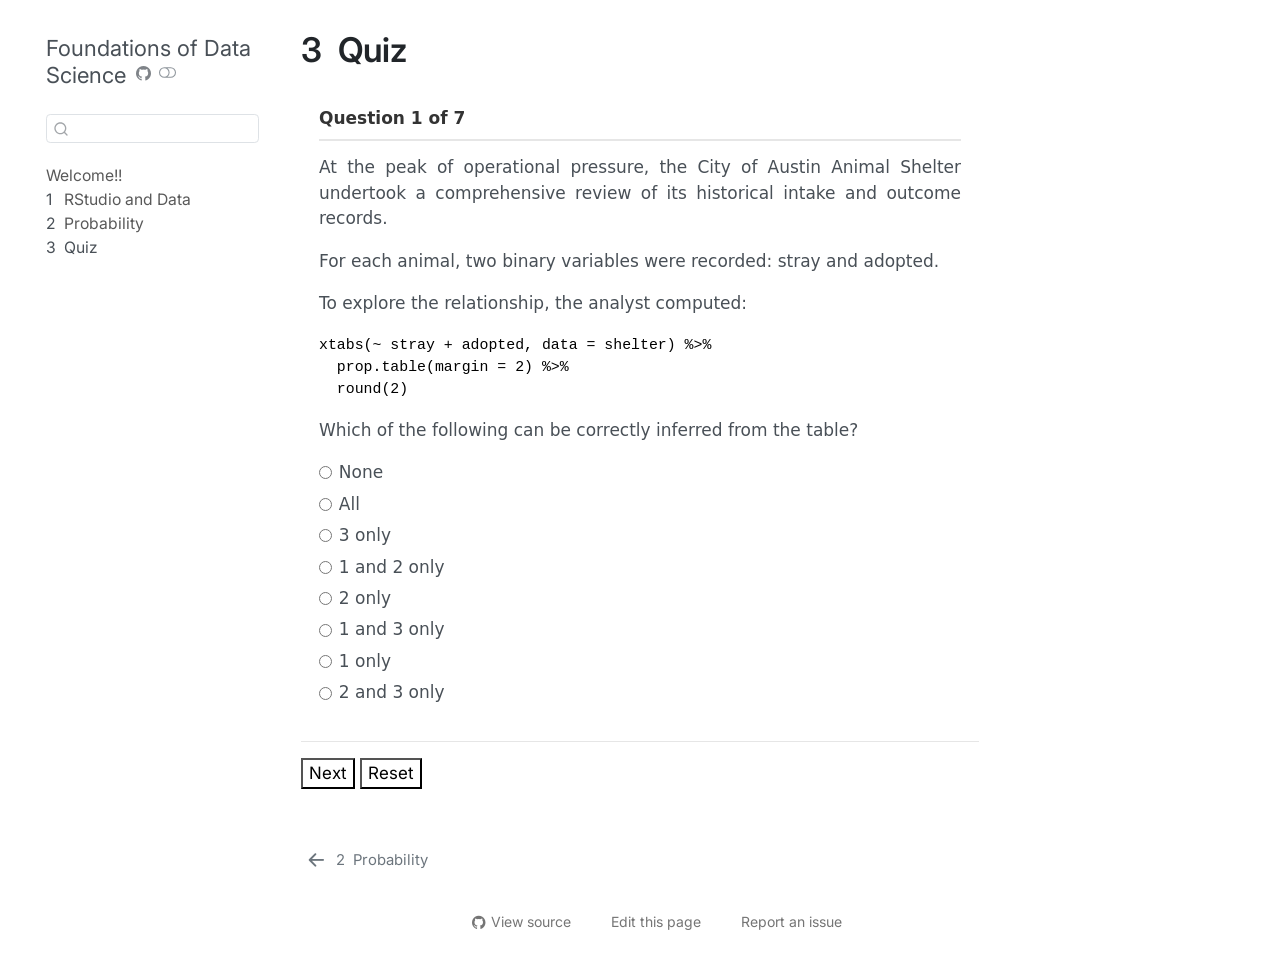
<file: docs/summary.html>
<!DOCTYPE html>
<html xmlns="http://www.w3.org/1999/xhtml" lang="en" xml:lang="en"><head>

<meta charset="utf-8">
<meta name="generator" content="quarto-1.9.36">

<meta name="viewport" content="width=device-width, initial-scale=1.0, user-scalable=yes">


<title>3&nbsp; Quiz – Foundations of Data Science</title>
<style>
/* Default styles provided by pandoc.
** See https://pandoc.org/MANUAL.html#variables-for-html for config info.
*/
code{white-space: pre-wrap;}
span.smallcaps{font-variant: small-caps;}
div.columns{display: flex; gap: min(4vw, 1.5em);}
div.column{flex: auto; overflow-x: auto;}
div.hanging-indent{margin-left: 1.5em; text-indent: -1.5em;}
ul.task-list{list-style: none;}
ul.task-list li input[type="checkbox"] {
  width: 0.8em;
  margin: 0 0.8em 0.2em -1em; /* quarto-specific, see https://github.com/quarto-dev/quarto-cli/issues/4556 */ 
  vertical-align: middle;
}
</style>


<script src="site_libs/quarto-nav/quarto-nav.js"></script>
<script src="site_libs/quarto-nav/headroom.min.js"></script>
<script src="site_libs/clipboard/clipboard.min.js"></script>
<script src="site_libs/quarto-search/autocomplete.umd.js"></script>
<script src="site_libs/quarto-search/fuse.min.js"></script>
<script src="site_libs/quarto-search/quarto-search.js"></script>
<meta name="quarto:offset" content="./">
<link href="./probability.html" rel="prev">
<script src="site_libs/quarto-html/quarto.js" type="module"></script>
<script src="site_libs/quarto-html/tabsets/tabsets.js" type="module"></script>
<script src="site_libs/quarto-html/popper.min.js"></script>
<script src="site_libs/quarto-html/tippy.umd.min.js"></script>
<script src="site_libs/quarto-html/anchor.min.js"></script>
<link href="site_libs/quarto-html/tippy.css" rel="stylesheet">
<link href="site_libs/quarto-html/quarto-syntax-highlighting-984e1b3c5feaba9a06d771740bc88035.css" rel="stylesheet" class="quarto-color-scheme" id="quarto-text-highlighting-styles">
<link href="site_libs/quarto-html/quarto-syntax-highlighting-dark-984e1b3c5feaba9a06d771740bc88035.css" rel="stylesheet" class="quarto-color-scheme quarto-color-alternate" id="quarto-text-highlighting-styles">
<link href="site_libs/quarto-html/quarto-syntax-highlighting-984e1b3c5feaba9a06d771740bc88035.css" rel="stylesheet" class="quarto-color-scheme-extra" id="quarto-text-highlighting-styles">
<script src="site_libs/bootstrap/bootstrap.min.js"></script>
<link href="site_libs/bootstrap/bootstrap-icons.css" rel="stylesheet">
<link href="site_libs/bootstrap/bootstrap-226d340afae30059a5a9c5b278fc5e87.min.css" rel="stylesheet" append-hash="true" class="quarto-color-scheme" id="quarto-bootstrap" data-mode="light">
<link href="site_libs/bootstrap/bootstrap-dark-064d1bb06ce13fb2c6cc1d2ab120db56.min.css" rel="stylesheet" append-hash="true" class="quarto-color-scheme quarto-color-alternate" id="quarto-bootstrap" data-mode="light">
<link href="site_libs/bootstrap/bootstrap-226d340afae30059a5a9c5b278fc5e87.min.css" rel="stylesheet" append-hash="true" class="quarto-color-scheme-extra" id="quarto-bootstrap" data-mode="light">
<script id="quarto-search-options" type="application/json">{
  "location": "sidebar",
  "copy-button": false,
  "collapse-after": 3,
  "panel-placement": "start",
  "type": "textbox",
  "limit": 50,
  "keyboard-shortcut": [
    "f",
    "/",
    "s"
  ],
  "show-item-context": false,
  "language": {
    "search-no-results-text": "No results",
    "search-matching-documents-text": "matching documents",
    "search-copy-link-title": "Copy link to search",
    "search-hide-matches-text": "Hide additional matches",
    "search-more-match-text": "more match in this document",
    "search-more-matches-text": "more matches in this document",
    "search-clear-button-title": "Clear",
    "search-text-placeholder": "",
    "search-detached-cancel-button-title": "Cancel",
    "search-submit-button-title": "Submit",
    "search-label": "Search"
  }
}</script>
<style>
#quarto-sidebar .menu-text {
  display: flex;
}
#quarto-sidebar .chapter-number {
  display: block;
  width: 1em;
  text-align: left;
}
#quarto-sidebar .chapter-title {
  display: block;
  padding-left: 10px;
  text-indent: -10px;
  width: 100%;
}
</style>


</head>

<body class="nav-sidebar floating quarto-light"><script id="quarto-html-before-body" type="application/javascript">
    const toggleBodyColorMode = (bsSheetEl) => {
      const mode = bsSheetEl.getAttribute("data-mode");
      const bodyEl = window.document.querySelector("body");
      if (mode === "dark") {
        bodyEl.classList.add("quarto-dark");
        bodyEl.classList.remove("quarto-light");
      } else {
        bodyEl.classList.add("quarto-light");
        bodyEl.classList.remove("quarto-dark");
      }
    }
    const toggleBodyColorPrimary = () => {
      const bsSheetEl = window.document.querySelector("link#quarto-bootstrap:not([rel=disabled-stylesheet])");
      if (bsSheetEl) {
        toggleBodyColorMode(bsSheetEl);
      }
    }
    const setColorSchemeToggle = (alternate) => {
      const toggles = window.document.querySelectorAll('.quarto-color-scheme-toggle');
      for (let i=0; i < toggles.length; i++) {
        const toggle = toggles[i];
        if (toggle) {
          if (alternate) {
            toggle.classList.add("alternate");
          } else {
            toggle.classList.remove("alternate");
          }
        }
      }
    };
    const toggleColorMode = (alternate) => {
      // Switch the stylesheets
      const primaryStylesheets = window.document.querySelectorAll('link.quarto-color-scheme:not(.quarto-color-alternate)');
      const alternateStylesheets = window.document.querySelectorAll('link.quarto-color-scheme.quarto-color-alternate');
      manageTransitions('#quarto-margin-sidebar .nav-link', false);
      if (alternate) {
        // note: dark is layered on light, we don't disable primary!
        enableStylesheet(alternateStylesheets);
        for (const sheetNode of alternateStylesheets) {
          if (sheetNode.id === "quarto-bootstrap") {
            toggleBodyColorMode(sheetNode);
          }
        }
      } else {
        disableStylesheet(alternateStylesheets);
        enableStylesheet(primaryStylesheets)
        toggleBodyColorPrimary();
      }
      manageTransitions('#quarto-margin-sidebar .nav-link', true);
      // Switch the toggles
      setColorSchemeToggle(alternate)
      // Hack to workaround the fact that safari doesn't
      // properly recolor the scrollbar when toggling (#1455)
      if (navigator.userAgent.indexOf('Safari') > 0 && navigator.userAgent.indexOf('Chrome') == -1) {
        manageTransitions("body", false);
        window.scrollTo(0, 1);
        setTimeout(() => {
          window.scrollTo(0, 0);
          manageTransitions("body", true);
        }, 40);
      }
    }
    const disableStylesheet = (stylesheets) => {
      for (let i=0; i < stylesheets.length; i++) {
        const stylesheet = stylesheets[i];
        stylesheet.rel = 'disabled-stylesheet';
      }
    }
    const enableStylesheet = (stylesheets) => {
      for (let i=0; i < stylesheets.length; i++) {
        const stylesheet = stylesheets[i];
        if(stylesheet.rel !== 'stylesheet') { // for Chrome, which will still FOUC without this check
          stylesheet.rel = 'stylesheet';
        }
      }
    }
    const manageTransitions = (selector, allowTransitions) => {
      const els = window.document.querySelectorAll(selector);
      for (let i=0; i < els.length; i++) {
        const el = els[i];
        if (allowTransitions) {
          el.classList.remove('notransition');
        } else {
          el.classList.add('notransition');
        }
      }
    }
    const isFileUrl = () => {
      return window.location.protocol === 'file:';
    }
    const hasAlternateSentinel = () => {
      let styleSentinel = getColorSchemeSentinel();
      if (styleSentinel !== null) {
        return styleSentinel === "alternate";
      } else {
        return false;
      }
    }
    const setStyleSentinel = (alternate) => {
      const value = alternate ? "alternate" : "default";
      if (!isFileUrl()) {
        window.localStorage.setItem("quarto-color-scheme", value);
      } else {
        localAlternateSentinel = value;
      }
    }
    const getColorSchemeSentinel = () => {
      if (!isFileUrl()) {
        const storageValue = window.localStorage.getItem("quarto-color-scheme");
        return storageValue != null ? storageValue : localAlternateSentinel;
      } else {
        return localAlternateSentinel;
      }
    }
    const toggleGiscusIfUsed = (isAlternate, darkModeDefault) => {
      const baseTheme = document.querySelector('#giscus-base-theme')?.value ?? 'light';
      const alternateTheme = document.querySelector('#giscus-alt-theme')?.value ?? 'dark';
      let newTheme = '';
      if(authorPrefersDark) {
        newTheme = isAlternate ? baseTheme : alternateTheme;
      } else {
        newTheme = isAlternate ? alternateTheme : baseTheme;
      }
      const changeGiscusTheme = () => {
        // From: https://github.com/giscus/giscus/issues/336
        const sendMessage = (message) => {
          const iframe = document.querySelector('iframe.giscus-frame');
          if (!iframe) return;
          iframe.contentWindow.postMessage({ giscus: message }, 'https://giscus.app');
        }
        sendMessage({
          setConfig: {
            theme: newTheme
          }
        });
      }
      const isGiscussLoaded = window.document.querySelector('iframe.giscus-frame') !== null;
      if (isGiscussLoaded) {
        changeGiscusTheme();
      }
    };
    const authorPrefersDark = false;
    const darkModeDefault = authorPrefersDark;
      document.querySelector('link#quarto-text-highlighting-styles.quarto-color-scheme-extra').rel = 'disabled-stylesheet';
      document.querySelector('link#quarto-bootstrap.quarto-color-scheme-extra').rel = 'disabled-stylesheet';
    let localAlternateSentinel = darkModeDefault ? 'alternate' : 'default';
    // Dark / light mode switch
    window.quartoToggleColorScheme = () => {
      // Read the current dark / light value
      let toAlternate = !hasAlternateSentinel();
      toggleColorMode(toAlternate);
      setStyleSentinel(toAlternate);
      toggleGiscusIfUsed(toAlternate, darkModeDefault);
      window.dispatchEvent(new Event('resize'));
    };
    // Switch to dark mode if need be
    if (hasAlternateSentinel()) {
      toggleColorMode(true);
    } else {
      toggleColorMode(false);
    }
  </script>

<div id="quarto-search-results"></div>
  <header id="quarto-header" class="headroom fixed-top">
  <nav class="quarto-secondary-nav">
    <div class="container-fluid d-flex">
      <button type="button" class="quarto-btn-toggle btn" data-bs-toggle="collapse" role="button" data-bs-target=".quarto-sidebar-collapse-item" aria-controls="quarto-sidebar" aria-expanded="false" aria-label="Toggle sidebar navigation" onclick="if (window.quartoToggleHeadroom) { window.quartoToggleHeadroom(); }">
        <i class="bi bi-layout-text-sidebar-reverse"></i>
      </button>
        <nav class="quarto-page-breadcrumbs" aria-label="breadcrumb"><ol class="breadcrumb"><li class="breadcrumb-item"><a href="./summary.html"><span class="chapter-number">3</span>&nbsp; <span class="chapter-title">Quiz</span></a></li></ol></nav>
        <a class="flex-grow-1" role="navigation" data-bs-toggle="collapse" data-bs-target=".quarto-sidebar-collapse-item" aria-controls="quarto-sidebar" aria-expanded="false" aria-label="Toggle sidebar navigation" onclick="if (window.quartoToggleHeadroom) { window.quartoToggleHeadroom(); }">      
        </a>
      <button type="button" class="btn quarto-search-button" aria-label="Search" onclick="window.quartoOpenSearch();">
        <i class="bi bi-search"></i>
      </button>
    </div>
  </nav>
</header>
<!-- content -->
<div id="quarto-content" class="quarto-container page-columns page-rows-contents page-layout-article">
<!-- sidebar -->
  <nav id="quarto-sidebar" class="sidebar collapse collapse-horizontal quarto-sidebar-collapse-item sidebar-navigation floating overflow-auto">
    <div class="pt-lg-2 mt-2 text-left sidebar-header">
    <div class="sidebar-title mb-0 py-0">
      <a href="./">Foundations of Data Science</a> 
        <div class="sidebar-tools-main">
    <a href="https://github.com/[YOURACCOUNT]/[YOURREPO]" title="Source Code" class="quarto-navigation-tool px-1" aria-label="Source Code"><i class="bi bi-github"></i></a>
  <a href="" class="quarto-color-scheme-toggle quarto-navigation-tool  px-1" onclick="window.quartoToggleColorScheme(); return false;" title="Toggle dark mode"><i class="bi"></i></a>
</div>
    </div>
      </div>
        <div class="mt-2 flex-shrink-0 align-items-center">
        <div class="sidebar-search">
        <div id="quarto-search" class="" title="Search"></div>
        </div>
        </div>
    <div class="sidebar-menu-container"> 
    <ul class="list-unstyled mt-1">
        <li class="sidebar-item">
  <div class="sidebar-item-container"> 
  <a href="./index.html" class="sidebar-item-text sidebar-link">
 <span class="menu-text">Welcome!!</span></a>
  </div>
</li>
        <li class="sidebar-item">
  <div class="sidebar-item-container"> 
  <a href="./rstudio_and_data.html" class="sidebar-item-text sidebar-link">
 <span class="menu-text"><span class="chapter-number">1</span>&nbsp; <span class="chapter-title">RStudio and Data</span></span></a>
  </div>
</li>
        <li class="sidebar-item">
  <div class="sidebar-item-container"> 
  <a href="./probability.html" class="sidebar-item-text sidebar-link">
 <span class="menu-text"><span class="chapter-number">2</span>&nbsp; <span class="chapter-title">Probability</span></span></a>
  </div>
</li>
        <li class="sidebar-item">
  <div class="sidebar-item-container"> 
  <a href="./summary.html" class="sidebar-item-text sidebar-link active">
 <span class="menu-text"><span class="chapter-number">3</span>&nbsp; <span class="chapter-title">Quiz</span></span></a>
  </div>
</li>
    </ul>
    </div>
</nav>
<div id="quarto-sidebar-glass" class="quarto-sidebar-collapse-item" data-bs-toggle="collapse" data-bs-target=".quarto-sidebar-collapse-item"></div>
<!-- margin-sidebar -->
    <div id="quarto-margin-sidebar" class="sidebar margin-sidebar zindex-bottom">
        
    </div>
<!-- main -->
<main class="content" id="quarto-document-content">


<header id="title-block-header" class="quarto-title-block default">
<div class="quarto-title">
<h1 class="title"><span class="chapter-number">3</span>&nbsp; <span class="chapter-title">Quiz</span></h1>
</div>



<div class="quarto-title-meta">

    
  
    
  </div>
  


</header>


<div id="quiz">
<!-- Q1 MULTI-DROPDOWN (R FUNCTIONS) -->
<div class="question">
<p>
Match each description with the corresponding R function featured in this chapter.
</p>
<ul style="padding-left: 1.2rem; list-style-type: square;">
<li>
Returns a quantile of a normally distributed random variable: <select data-answer="qnorm"> <option value="">—</option> <option value="dbinom">dbinom()</option> <option value="pbinom">pbinom()</option> <option value="pnorm">pnorm()</option> <option value="qnorm">qnorm()</option> <option value="prop.table">prop.table()</option> </select>
</li>
<li>
Calculates the total probability from zero to <select data-answer="pbinom"> <option value="">—</option> <option value="dbinom">dbinom()</option> <option value="pbinom">pbinom()</option> <option value="pnorm">pnorm()</option> <option value="qnorm">qnorm()</option> <option value="prop.table">prop.table()</option> </select>
</li>
<li>
Empirical rule validation uses: <select data-answer="pnorm"> <option value="">—</option> <option value="dbinom">dbinom()</option> <option value="pbinom">pbinom()</option> <option value="pnorm">pnorm()</option> <option value="qnorm">qnorm()</option> <option value="prop.table">prop.table()</option> </select>
</li>
<li>
Joint probability tables are produced using: <select data-answer="prop.table"> <option value="">—</option> <option value="dbinom">dbinom()</option> <option value="pbinom">pbinom()</option> <option value="pnorm">pnorm()</option> <option value="qnorm">qnorm()</option> <option value="prop.table">prop.table()</option> </select>
</li>
</ul>
</div>
<!-- Q2 AIRLINES -->
<div class="question">
<p>
Airlines often overbook to hedge against no-shows. For example, if 140 tickets are sold for a 134-seat flight where passengers have an independent 9% chance of not showing up, what is the probability that the airline gets fewer than 6 no-shows?
</p>
<div>
<p><label><input type="radio" name="q2" data-answer="false"> 0.7%</label> <label><input type="radio" name="q2" data-answer="true"> 1.1%</label> <label><input type="radio" name="q2" data-answer="false"> 1.6%</label> <label><input type="radio" name="q2" data-answer="false"> 2.7%</label> <label><input type="radio" name="q2" data-answer="false"> 97%</label> <label><input type="radio" name="q2" data-answer="false"> 99%</label></p>
</div>
</div>
<!-- Q3 -->
<div class="question">
<p>
Suppose that events A and B each have nonzero probability. Determine whether each statement is TRUE or FALSE.
</p>
<ul style="padding-left: 1.2rem; list-style-type: square;">
<li>
<select data-answer="false"> <option value="">—</option> <option value="true">TRUE</option> <option value="false">FALSE</option> </select> When A and B are independent, it follows that P(A | not B) = P(not B).
</li>
<li>
<select data-answer="false"> <option value="">—</option> <option value="true">TRUE</option> <option value="false">FALSE</option> </select> The addition rule simplifies to P(A and B) = P(A) + P(B) when A and B are mutually exclusive.
</li>
<li>
<select data-answer="false"> <option value="">—</option> <option value="true">TRUE</option> <option value="false">FALSE</option> </select> The joint probability P(A and B) is equal to zero as long as A and B are independent.
</li>
<li>
<select data-answer="true"> <option value="">—</option> <option value="true">TRUE</option> <option value="false">FALSE</option> </select> If A and B are complementary, then P(A) = 1 − P(B).
</li>
</ul>
</div>
<!-- Q4 SNOW -->
<div class="question">
<p>
As a major winter storm looms on the radar, a rookie meteorologist notes that there is exactly a 13% chance of snow. If they want the probability it will NOT snow, what rule must they apply?
</p>
<div>
<p><label><input type="radio" name="q4" data-answer="false"> addition</label> <label><input type="radio" name="q4" data-answer="false"> delulu</label> <label><input type="radio" name="q4" data-answer="false"> multiplication</label> <label><input type="radio" name="q4" data-answer="true"> negation</label> <label><input type="radio" name="q4" data-answer="false"> rizz</label> <label><input type="radio" name="q4" data-answer="false"> three-month</label></p>
</div>
</div>
<!-- Q5 -->
<div class="question">
<p>
In a controlled cognitive experiment, participants are asked to press a button as soon as a visual stimulus appears on a screen. Each participant completes many trials. Because reaction time is influenced by many small factors—attention, neural processing speed, fatigue, and momentary distractions—the recorded reaction times vary from trial to trial. Researchers find that reaction times (in milliseconds) for a typical adult under these conditions are approximately normal, with a mean of 250ms and standard deviation of 40ms.
</p>
<ol style="padding-left: 1.2rem;">
<li>
There is roughly a 19% chance that an adult has a reaction time longer than 215ms.
</li>
<li>
The IQR of reaction times is close to 54ms.
</li>
<li>
Given that an adult’s reaction time is shorter than 250ms, the probability it is longer than 210ms is approximately 84%
</li>
</ol>
<div>
<p><label><input type="radio" name="q5" data-answer="false"> 1 only</label> <label><input type="radio" name="q5" data-answer="true"> 2 only</label> <label><input type="radio" name="q5" data-answer="false"> 3 only</label> <label><input type="radio" name="q5" data-answer="false"> 1 and 2 only</label> <label><input type="radio" name="q5" data-answer="false"> 1 and 3 only</label> <label><input type="radio" name="q5" data-answer="false"> 2 and 3 only</label> <label><input type="radio" name="q5" data-answer="false"> All</label> <label><input type="radio" name="q5" data-answer="false"> None</label></p>
</div>
</div>
<!-- Q6 -->
<div class="question">
<p>
Among the great selection of amusements and rides in a typical fair is a quick game of rolling a biased die. The distribution of the die’s faces is tabulated below.
</p>
<p>
You have to shell out $3 to play the game. The mechanics are simple:
</p>
<ul>
<li>
If you land on a face lower than 3, your payout is $12.
</li>
<li>
If you land on a face higher than 3, you pay the game operator $4.
</li>
<li>
Otherwise, your payout is $28.
</li>
</ul>
<div>
<p><label><input type="radio" name="q6" data-answer="true"> On average, playing this game many times leads to a small positive gain of about $1 per play.</label> <label><input type="radio" name="q6" data-answer="false"> Since face 5 is the most likely outcome and has a positive payoff, the game must be profitable overall.</label> <label><input type="radio" name="q6" data-answer="false"> The game is fair because the gains and losses are balanced across the different outcomes.</label> <label><input type="radio" name="q6" data-answer="false"> Because more than half of the outcomes lead to a loss, the game must have a negative expected value.</label> <label><input type="radio" name="q6" data-answer="false"> The expected value can be estimated by looking mainly at the most likely outcome (face 5), since it contributes most to the average.</label> <label><input type="radio" name="q6" data-answer="false"> The average result over many plays will be close to zero, so the small gains and losses mostly cancel out.</label></p>
</div>
</div>
<!-- Q7 -->
<div class="question">
<p>
At the peak of operational pressure, the City of Austin Animal Shelter undertook a comprehensive review of its historical intake and outcome records.
</p>
<p>
For each animal, two binary variables were recorded: stray and adopted.
</p>
<p>
To explore the relationship, the analyst computed:
</p>
<pre>xtabs(~ stray + adopted, data = shelter) %&gt;%
  prop.table(margin = 2) %&gt;%
  round(2)
</pre>
<p>
Which of the following can be correctly inferred from the table?
</p>
<div>
<p><label><input type="radio" name="q7" data-answer="false"> 1 only</label> <label><input type="radio" name="q7" data-answer="true"> 2 only</label> <label><input type="radio" name="q7" data-answer="false"> 3 only</label> <label><input type="radio" name="q7" data-answer="false"> 1 and 2 only</label> <label><input type="radio" name="q7" data-answer="false"> 1 and 3 only</label> <label><input type="radio" name="q7" data-answer="false"> 2 and 3 only</label> <label><input type="radio" name="q7" data-answer="false"> All</label> <label><input type="radio" name="q7" data-answer="false"> None</label></p>
</div>
</div>
</div>
<!-- =========================
     ENGINE (FIXED FINAL)
     ========================= -->
<style>
#quiz {
  max-width: 900px;
  margin: 0 auto;
  font-family: system-ui, sans-serif;
}

.quiz-meta {
  font-size: 1rem;
  font-weight: 700;
  margin-bottom: 14px;
  padding-bottom: 8px;
  border-bottom: 2px solid #e6e6e6;
  color: #333;
}

.question {
  padding: 18px;
  border-bottom: 1px solid #e6e6e6;
  display: none;
}

.question p {
  text-align: justify;
}

.question label {
  display: flex;
  align-items: center;
  gap: 0.4rem;
  margin: 0.35rem 0;
  cursor: pointer;
}

.question input[type="radio"] {
  margin: 0;
  flex-shrink: 0;
}

select {
  margin: 4px;
}

#controls {
  margin-top: 16px;
  display: flex;
  gap: 10px;
}
</style>
<div id="controls">
<p><button id="prev">Previous</button> <button id="next">Next</button> <button id="submit">Submit</button> <button id="reset">Reset</button></p>
</div>
<div id="result">

</div>
<script>
document.addEventListener("DOMContentLoaded", function () {

  const quiz = document.querySelector("#quiz");

  let questions = Array.from(document.querySelectorAll("#quiz .question"));

  const prev = document.getElementById("prev");
  const next = document.getElementById("next");
  const submit = document.getElementById("submit");
  const reset = document.getElementById("reset");
  const result = document.getElementById("result");

  let current = 0;

  function shuffle(arr) {
    for (let i = arr.length - 1; i > 0; i--) {
      const j = Math.floor(Math.random() * (i + 1));
      [arr[i], arr[j]] = [arr[j], arr[i]];
    }
  }

function show(i) {

  questions.forEach((q, idx) => {

    q.style.display = idx === i ? "block" : "none";

    const oldMeta = q.querySelector(".quiz-meta");
    if (oldMeta) oldMeta.remove();

  });

  current = i;

  const currentQuestion = questions[current];

  const metaDiv = document.createElement("div");
  metaDiv.className = "quiz-meta";
  metaDiv.textContent = `Question ${current + 1} of ${questions.length}`;

  currentQuestion.prepend(metaDiv);

  prev.style.display = current === 0 ? "none" : "inline-block";
  next.style.display = current === questions.length - 1 ? "none" : "inline-block";
  submit.style.display = current === questions.length - 1 ? "inline-block" : "none";
}

  function randomize() {

    // shuffle questions
    shuffle(questions);
    questions.forEach(q => quiz.appendChild(q));

    // shuffle selects
    questions.forEach(q => {
      q.querySelectorAll("select").forEach(sel => {
        const first = sel.options[0];
        const rest = Array.from(sel.options).slice(1);
        shuffle(rest);

        sel.innerHTML = "";
        sel.appendChild(first);
        rest.forEach(o => sel.appendChild(o));
      });
    });

    // shuffle radio labels safely
    questions.forEach(q => {
      const groups = {};

      q.querySelectorAll("input[type=radio]").forEach(r => {
        const name = r.name;
        if (!groups[name]) groups[name] = [];
        groups[name].push(r.closest("label"));
      });

      Object.values(groups).forEach(group => {
        shuffle(group);
        const parent = group[0].parentElement;
        group.forEach(el => parent.appendChild(el));
      });
    });
  }

  function grade() {

    let total = 0;

    questions.forEach(q => {

      let score = 0;

      const selects = q.querySelectorAll("select");
      const radios = q.querySelectorAll("input[type=radio]");

      if (selects.length > 0) {
        const weight = 1 / selects.length;

        selects.forEach(sel => {
          if (sel.value === sel.dataset.answer) score += weight;
        });

      } else {
        const checked = q.querySelector("input[type=radio]:checked");
        if (checked && checked.dataset.answer === "true") score = 1;
      }

      total += score;
    });

    result.textContent =
      `Score: ${total.toFixed(2)} / ${questions.length} = ${(total / questions.length * 100).toFixed(1)}%`;
  }

  next.onclick = () => show(current + 1);
  prev.onclick = () => show(current - 1);
  submit.onclick = grade;
  reset.onclick = () => location.reload();

  randomize();
  show(0);

});
</script>



</main> <!-- /main -->
<script id="quarto-html-after-body" type="application/javascript">
  window.document.addEventListener("DOMContentLoaded", function (event) {
    // Ensure there is a toggle, if there isn't float one in the top right
    if (window.document.querySelector('.quarto-color-scheme-toggle') === null) {
      const a = window.document.createElement('a');
      a.classList.add('top-right');
      a.classList.add('quarto-color-scheme-toggle');
      a.href = "";
      a.onclick = function() { try { window.quartoToggleColorScheme(); } catch {} return false; };
      const i = window.document.createElement("i");
      i.classList.add('bi');
      a.appendChild(i);
      window.document.body.appendChild(a);
    }
    setColorSchemeToggle(hasAlternateSentinel())
    const icon = "";
    const anchorJS = new window.AnchorJS();
    anchorJS.options = {
      placement: 'right',
      icon: icon
    };
    anchorJS.add('.anchored');
    const isCodeAnnotation = (el) => {
      for (const clz of el.classList) {
        if (clz.startsWith('code-annotation-')) {                     
          return true;
        }
      }
      return false;
    }
    const onCopySuccess = function(e) {
      // button target
      const button = e.trigger;
      // don't keep focus
      button.blur();
      // flash "checked"
      button.classList.add('code-copy-button-checked');
      var currentTitle = button.getAttribute("title");
      button.setAttribute("title", "Copied!");
      let tooltip;
      if (window.bootstrap) {
        button.setAttribute("data-bs-toggle", "tooltip");
        button.setAttribute("data-bs-placement", "left");
        button.setAttribute("data-bs-title", "Copied!");
        tooltip = new bootstrap.Tooltip(button, 
          { trigger: "manual", 
            customClass: "code-copy-button-tooltip",
            offset: [0, -8]});
        tooltip.show();    
      }
      setTimeout(function() {
        if (tooltip) {
          tooltip.hide();
          button.removeAttribute("data-bs-title");
          button.removeAttribute("data-bs-toggle");
          button.removeAttribute("data-bs-placement");
        }
        button.setAttribute("title", currentTitle);
        button.classList.remove('code-copy-button-checked');
      }, 1000);
      // clear code selection
      e.clearSelection();
    }
    const getTextToCopy = function(trigger) {
      const outerScaffold = trigger.parentElement.cloneNode(true);
      const codeEl = outerScaffold.querySelector('code');
      for (const childEl of codeEl.children) {
        if (isCodeAnnotation(childEl)) {
          childEl.remove();
        }
      }
      return codeEl.innerText;
    }
    const clipboard = new window.ClipboardJS('.code-copy-button:not([data-in-quarto-modal])', {
      text: getTextToCopy
    });
    clipboard.on('success', onCopySuccess);
    if (window.document.getElementById('quarto-embedded-source-code-modal')) {
      const clipboardModal = new window.ClipboardJS('.code-copy-button[data-in-quarto-modal]', {
        text: getTextToCopy,
        container: window.document.getElementById('quarto-embedded-source-code-modal')
      });
      clipboardModal.on('success', onCopySuccess);
    }
      var localhostRegex = new RegExp(/^(?:http|https):\/\/localhost\:?[0-9]*\//);
      var mailtoRegex = new RegExp(/^mailto:/);
        var filterRegex = new RegExp('/' + window.location.host + '/');
      var isInternal = (href) => {
          return filterRegex.test(href) || localhostRegex.test(href) || mailtoRegex.test(href);
      }
      // Inspect non-navigation links and adorn them if external
     var links = window.document.querySelectorAll('a[href]:not(.nav-link):not(.navbar-brand):not(.toc-action):not(.sidebar-link):not(.sidebar-item-toggle):not(.pagination-link):not(.no-external):not([aria-hidden]):not(.dropdown-item):not(.quarto-navigation-tool):not(.about-link)');
      for (var i=0; i<links.length; i++) {
        const link = links[i];
        if (!isInternal(link.href)) {
          // undo the damage that might have been done by quarto-nav.js in the case of
          // links that we want to consider external
          if (link.dataset.originalHref !== undefined) {
            link.href = link.dataset.originalHref;
          }
        }
      }
    function tippyHover(el, contentFn, onTriggerFn, onUntriggerFn) {
      const config = {
        allowHTML: true,
        maxWidth: 500,
        delay: 100,
        arrow: false,
        appendTo: function(el) {
            return el.parentElement;
        },
        interactive: true,
        interactiveBorder: 10,
        theme: 'quarto',
        placement: 'bottom-start',
      };
      if (contentFn) {
        config.content = contentFn;
      }
      if (onTriggerFn) {
        config.onTrigger = onTriggerFn;
      }
      if (onUntriggerFn) {
        config.onUntrigger = onUntriggerFn;
      }
      window.tippy(el, config); 
    }
    const noterefs = window.document.querySelectorAll('a[role="doc-noteref"]');
    for (var i=0; i<noterefs.length; i++) {
      const ref = noterefs[i];
      tippyHover(ref, function() {
        // use id or data attribute instead here
        let href = ref.getAttribute('data-footnote-href') || ref.getAttribute('href');
        try { href = new URL(href).hash; } catch {}
        const id = href.replace(/^#\/?/, "");
        const note = window.document.getElementById(id);
        if (note) {
          return note.innerHTML;
        } else {
          return "";
        }
      });
    }
    const xrefs = window.document.querySelectorAll('a.quarto-xref');
    const processXRef = (id, note) => {
      // Strip column container classes
      const stripColumnClz = (el) => {
        el.classList.remove("page-full", "page-columns");
        if (el.children) {
          for (const child of el.children) {
            stripColumnClz(child);
          }
        }
      }
      stripColumnClz(note)
      if (id === null || id.startsWith('sec-')) {
        // Special case sections, only their first couple elements
        const container = document.createElement("div");
        if (note.children && note.children.length > 2) {
          container.appendChild(note.children[0].cloneNode(true));
          for (let i = 1; i < note.children.length; i++) {
            const child = note.children[i];
            if (child.tagName === "P" && child.innerText === "") {
              continue;
            } else {
              container.appendChild(child.cloneNode(true));
              break;
            }
          }
          if (window.Quarto?.typesetMath) {
            window.Quarto.typesetMath(container);
          }
          return container.innerHTML
        } else {
          if (window.Quarto?.typesetMath) {
            window.Quarto.typesetMath(note);
          }
          return note.innerHTML;
        }
      } else {
        // Remove any anchor links if they are present
        const anchorLink = note.querySelector('a.anchorjs-link');
        if (anchorLink) {
          anchorLink.remove();
        }
        if (window.Quarto?.typesetMath) {
          window.Quarto.typesetMath(note);
        }
        if (note.classList.contains("callout")) {
          return note.outerHTML;
        } else {
          return note.innerHTML;
        }
      }
    }
    for (var i=0; i<xrefs.length; i++) {
      const xref = xrefs[i];
      tippyHover(xref, undefined, function(instance) {
        instance.disable();
        let url = xref.getAttribute('href');
        let hash = undefined; 
        if (url.startsWith('#')) {
          hash = url;
        } else {
          try { hash = new URL(url).hash; } catch {}
        }
        if (hash) {
          const id = hash.replace(/^#\/?/, "");
          const note = window.document.getElementById(id);
          if (note !== null) {
            try {
              const html = processXRef(id, note.cloneNode(true));
              instance.setContent(html);
            } finally {
              instance.enable();
              instance.show();
            }
          } else {
            // See if we can fetch this
            fetch(url.split('#')[0])
            .then(res => res.text())
            .then(html => {
              const parser = new DOMParser();
              const htmlDoc = parser.parseFromString(html, "text/html");
              const note = htmlDoc.getElementById(id);
              if (note !== null) {
                const html = processXRef(id, note);
                instance.setContent(html);
              } 
            }).finally(() => {
              instance.enable();
              instance.show();
            });
          }
        } else {
          // See if we can fetch a full url (with no hash to target)
          // This is a special case and we should probably do some content thinning / targeting
          fetch(url)
          .then(res => res.text())
          .then(html => {
            const parser = new DOMParser();
            const htmlDoc = parser.parseFromString(html, "text/html");
            const note = htmlDoc.querySelector('main.content');
            if (note !== null) {
              // This should only happen for chapter cross references
              // (since there is no id in the URL)
              // remove the first header
              if (note.children.length > 0 && note.children[0].tagName === "HEADER") {
                note.children[0].remove();
              }
              const html = processXRef(null, note);
              instance.setContent(html);
            } 
          }).finally(() => {
            instance.enable();
            instance.show();
          });
        }
      }, function(instance) {
      });
    }
        let selectedAnnoteEl;
        const selectorForAnnotation = ( cell, annotation) => {
          let cellAttr = 'data-code-cell="' + cell + '"';
          let lineAttr = 'data-code-annotation="' +  annotation + '"';
          const selector = 'span[' + cellAttr + '][' + lineAttr + ']';
          return selector;
        }
        const selectCodeLines = (annoteEl) => {
          const doc = window.document;
          const targetCell = annoteEl.getAttribute("data-target-cell");
          const targetAnnotation = annoteEl.getAttribute("data-target-annotation");
          const annoteSpan = window.document.querySelector(selectorForAnnotation(targetCell, targetAnnotation));
          const lines = annoteSpan.getAttribute("data-code-lines").split(",");
          const lineIds = lines.map((line) => {
            return targetCell + "-" + line;
          })
          let top = null;
          let height = null;
          let parent = null;
          if (lineIds.length > 0) {
              //compute the position of the single el (top and bottom and make a div)
              const el = window.document.getElementById(lineIds[0]);
              top = el.offsetTop;
              height = el.offsetHeight;
              parent = el.parentElement.parentElement;
            if (lineIds.length > 1) {
              const lastEl = window.document.getElementById(lineIds[lineIds.length - 1]);
              const bottom = lastEl.offsetTop + lastEl.offsetHeight;
              height = bottom - top;
            }
            if (top !== null && height !== null && parent !== null) {
              // cook up a div (if necessary) and position it 
              let div = window.document.getElementById("code-annotation-line-highlight");
              if (div === null) {
                div = window.document.createElement("div");
                div.setAttribute("id", "code-annotation-line-highlight");
                div.style.position = 'absolute';
                parent.appendChild(div);
              }
              div.style.top = top - 2 + "px";
              div.style.height = height + 4 + "px";
              div.style.left = 0;
              let gutterDiv = window.document.getElementById("code-annotation-line-highlight-gutter");
              if (gutterDiv === null) {
                gutterDiv = window.document.createElement("div");
                gutterDiv.setAttribute("id", "code-annotation-line-highlight-gutter");
                gutterDiv.style.position = 'absolute';
                const codeCell = window.document.getElementById(targetCell);
                const gutter = codeCell.querySelector('.code-annotation-gutter');
                gutter.appendChild(gutterDiv);
              }
              gutterDiv.style.top = top - 2 + "px";
              gutterDiv.style.height = height + 4 + "px";
            }
            selectedAnnoteEl = annoteEl;
          }
        };
        const unselectCodeLines = () => {
          const elementsIds = ["code-annotation-line-highlight", "code-annotation-line-highlight-gutter"];
          elementsIds.forEach((elId) => {
            const div = window.document.getElementById(elId);
            if (div) {
              div.remove();
            }
          });
          selectedAnnoteEl = undefined;
        };
          // Handle positioning of the toggle
      window.addEventListener(
        "resize",
        throttle(() => {
          elRect = undefined;
          if (selectedAnnoteEl) {
            selectCodeLines(selectedAnnoteEl);
          }
        }, 10)
      );
      function throttle(fn, ms) {
      let throttle = false;
      let timer;
        return (...args) => {
          if(!throttle) { // first call gets through
              fn.apply(this, args);
              throttle = true;
          } else { // all the others get throttled
              if(timer) clearTimeout(timer); // cancel #2
              timer = setTimeout(() => {
                fn.apply(this, args);
                timer = throttle = false;
              }, ms);
          }
        };
      }
        // Attach click handler to the DT
        const annoteDls = window.document.querySelectorAll('dt[data-target-cell]');
        for (const annoteDlNode of annoteDls) {
          annoteDlNode.addEventListener('click', (event) => {
            const clickedEl = event.target;
            if (clickedEl !== selectedAnnoteEl) {
              unselectCodeLines();
              const activeEl = window.document.querySelector('dt[data-target-cell].code-annotation-active');
              if (activeEl) {
                activeEl.classList.remove('code-annotation-active');
              }
              selectCodeLines(clickedEl);
              clickedEl.classList.add('code-annotation-active');
            } else {
              // Unselect the line
              unselectCodeLines();
              clickedEl.classList.remove('code-annotation-active');
            }
          });
        }
    const findCites = (el) => {
      const parentEl = el.parentElement;
      if (parentEl) {
        const cites = parentEl.dataset.cites;
        if (cites) {
          return {
            el,
            cites: cites.split(' ')
          };
        } else {
          return findCites(el.parentElement)
        }
      } else {
        return undefined;
      }
    };
    var bibliorefs = window.document.querySelectorAll('a[role="doc-biblioref"]');
    for (var i=0; i<bibliorefs.length; i++) {
      const ref = bibliorefs[i];
      const citeInfo = findCites(ref);
      if (citeInfo) {
        tippyHover(citeInfo.el, function() {
          var popup = window.document.createElement('div');
          citeInfo.cites.forEach(function(cite) {
            var citeDiv = window.document.createElement('div');
            citeDiv.classList.add('hanging-indent');
            citeDiv.classList.add('csl-entry');
            var biblioDiv = window.document.getElementById('ref-' + cite);
            if (biblioDiv) {
              citeDiv.innerHTML = biblioDiv.innerHTML;
            }
            popup.appendChild(citeDiv);
          });
          return popup.innerHTML;
        });
      }
    }
  });
  </script>
<nav class="page-navigation">
  <div class="nav-page nav-page-previous">
      <a href="./probability.html" class="pagination-link" aria-label="Probability">
        <i class="bi bi-arrow-left-short"></i> <span class="nav-page-text"><span class="chapter-number">2</span>&nbsp; <span class="chapter-title">Probability</span></span>
      </a>          
  </div>
  <div class="nav-page nav-page-next">
  </div>
</nav>
</div> <!-- /content -->




<footer class="footer"><div class="nav-footer"><div class="nav-footer-center"><div class="toc-actions"><ul><li><a href="https://github.com/[YOURACCOUNT]/[YOURREPO]/blob/main/summary.qmd" class="toc-action"><i class="bi bi-github"></i>View source</a></li><li><a href="https://github.com/[YOURACCOUNT]/[YOURREPO]/edit/main/summary.qmd" class="toc-action"><i class="bi empty"></i>Edit this page</a></li><li><a href="https://github.com/[YOURACCOUNT]/[YOURREPO]/issues/new" class="toc-action"><i class="bi empty"></i>Report an issue</a></li></ul></div></div></div></footer></body></html>
</file>
<file: docs/site_libs/quarto-html/tippy.css>
.tippy-box[data-animation=fade][data-state=hidden]{opacity:0}[data-tippy-root]{max-width:calc(100vw - 10px)}.tippy-box{position:relative;background-color:#333;color:#fff;border-radius:4px;font-size:14px;line-height:1.4;white-space:normal;outline:0;transition-property:transform,visibility,opacity}.tippy-box[data-placement^=top]>.tippy-arrow{bottom:0}.tippy-box[data-placement^=top]>.tippy-arrow:before{bottom:-7px;left:0;border-width:8px 8px 0;border-top-color:initial;transform-origin:center top}.tippy-box[data-placement^=bottom]>.tippy-arrow{top:0}.tippy-box[data-placement^=bottom]>.tippy-arrow:before{top:-7px;left:0;border-width:0 8px 8px;border-bottom-color:initial;transform-origin:center bottom}.tippy-box[data-placement^=left]>.tippy-arrow{right:0}.tippy-box[data-placement^=left]>.tippy-arrow:before{border-width:8px 0 8px 8px;border-left-color:initial;right:-7px;transform-origin:center left}.tippy-box[data-placement^=right]>.tippy-arrow{left:0}.tippy-box[data-placement^=right]>.tippy-arrow:before{left:-7px;border-width:8px 8px 8px 0;border-right-color:initial;transform-origin:center right}.tippy-box[data-inertia][data-state=visible]{transition-timing-function:cubic-bezier(.54,1.5,.38,1.11)}.tippy-arrow{width:16px;height:16px;color:#333}.tippy-arrow:before{content:"";position:absolute;border-color:transparent;border-style:solid}.tippy-content{position:relative;padding:5px 9px;z-index:1}
</file>
<file: docs/site_libs/quarto-html/quarto-syntax-highlighting-845c23b38eaddc0f92fda52bfe77a8c8.css>
/* quarto syntax highlight colors */
:root {
  --quarto-hl-ot-color: #003B4F;
  --quarto-hl-at-color: #657422;
  --quarto-hl-ss-color: #20794D;
  --quarto-hl-an-color: #5E5E5E;
  --quarto-hl-fu-color: #4758AB;
  --quarto-hl-st-color: #20794D;
  --quarto-hl-cf-color: #003B4F;
  --quarto-hl-op-color: #5E5E5E;
  --quarto-hl-er-color: #AD0000;
  --quarto-hl-bn-color: #AD0000;
  --quarto-hl-al-color: #AD0000;
  --quarto-hl-va-color: #111111;
  --quarto-hl-bu-color: inherit;
  --quarto-hl-ex-color: inherit;
  --quarto-hl-pp-color: #AD0000;
  --quarto-hl-in-color: #5E5E5E;
  --quarto-hl-vs-color: #20794D;
  --quarto-hl-wa-color: #5E5E5E;
  --quarto-hl-do-color: #5E5E5E;
  --quarto-hl-im-color: #00769E;
  --quarto-hl-ch-color: #20794D;
  --quarto-hl-dt-color: #AD0000;
  --quarto-hl-fl-color: #AD0000;
  --quarto-hl-co-color: #5E5E5E;
  --quarto-hl-cv-color: #5E5E5E;
  --quarto-hl-cn-color: #8f5902;
  --quarto-hl-sc-color: #5E5E5E;
  --quarto-hl-dv-color: #AD0000;
  --quarto-hl-kw-color: #003B4F;
}

/* other quarto variables */
:root {
  --quarto-font-monospace: SFMono-Regular, Menlo, Monaco, Consolas, "Liberation Mono", "Courier New", monospace;
}

/* syntax highlight based on Pandoc's rules */
pre > code.sourceCode > span {
  color: #003B4F;
}

code.sourceCode > span {
  color: #003B4F;
}

div.sourceCode,
div.sourceCode pre.sourceCode {
  color: #003B4F;
}

/* Normal */
code span {
  color: #003B4F;
}

/* Alert */
code span.al {
  color: #AD0000;
  font-style: inherit;
}

/* Annotation */
code span.an {
  color: #5E5E5E;
  font-style: inherit;
}

/* Attribute */
code span.at {
  color: #657422;
  font-style: inherit;
}

/* BaseN */
code span.bn {
  color: #AD0000;
  font-style: inherit;
}

/* BuiltIn */
code span.bu {
  font-style: inherit;
}

/* ControlFlow */
code span.cf {
  color: #003B4F;
  font-weight: bold;
  font-style: inherit;
}

/* Char */
code span.ch {
  color: #20794D;
  font-style: inherit;
}

/* Constant */
code span.cn {
  color: #8f5902;
  font-style: inherit;
}

/* Comment */
code span.co {
  color: #5E5E5E;
  font-style: inherit;
}

/* CommentVar */
code span.cv {
  color: #5E5E5E;
  font-style: italic;
}

/* Documentation */
code span.do {
  color: #5E5E5E;
  font-style: italic;
}

/* DataType */
code span.dt {
  color: #AD0000;
  font-style: inherit;
}

/* DecVal */
code span.dv {
  color: #AD0000;
  font-style: inherit;
}

/* Error */
code span.er {
  color: #AD0000;
  font-style: inherit;
}

/* Extension */
code span.ex {
  font-style: inherit;
}

/* Float */
code span.fl {
  color: #AD0000;
  font-style: inherit;
}

/* Function */
code span.fu {
  color: #4758AB;
  font-style: inherit;
}

/* Import */
code span.im {
  color: #00769E;
  font-style: inherit;
}

/* Information */
code span.in {
  color: #5E5E5E;
  font-style: inherit;
}

/* Keyword */
code span.kw {
  color: #003B4F;
  font-weight: bold;
  font-style: inherit;
}

/* Operator */
code span.op {
  color: #5E5E5E;
  font-style: inherit;
}

/* Other */
code span.ot {
  color: #003B4F;
  font-style: inherit;
}

/* Preprocessor */
code span.pp {
  color: #AD0000;
  font-style: inherit;
}

/* SpecialChar */
code span.sc {
  color: #5E5E5E;
  font-style: inherit;
}

/* SpecialString */
code span.ss {
  color: #20794D;
  font-style: inherit;
}

/* String */
code span.st {
  color: #20794D;
  font-style: inherit;
}

/* Variable */
code span.va {
  color: #111111;
  font-style: inherit;
}

/* VerbatimString */
code span.vs {
  color: #20794D;
  font-style: inherit;
}

/* Warning */
code span.wa {
  color: #5E5E5E;
  font-style: italic;
}

.prevent-inlining {
  content: "</";
}

/*# sourceMappingURL=ac89f0bb514bba72461919f78549e31c.css.map */
</file>
<file: docs/site_libs/quarto-html/quarto-syntax-highlighting-dark-f418161beb48e0141c760e455f12af2c.css>
/* quarto syntax highlight colors */
:root {
  --quarto-hl-al-color: #f07178;
  --quarto-hl-an-color: #d4d0ab;
  --quarto-hl-at-color: #00e0e0;
  --quarto-hl-bn-color: #d4d0ab;
  --quarto-hl-bu-color: #abe338;
  --quarto-hl-ch-color: #abe338;
  --quarto-hl-co-color: #f8f8f2;
  --quarto-hl-cv-color: #ffd700;
  --quarto-hl-cn-color: #ffd700;
  --quarto-hl-cf-color: #ffa07a;
  --quarto-hl-dt-color: #ffa07a;
  --quarto-hl-dv-color: #d4d0ab;
  --quarto-hl-do-color: #f8f8f2;
  --quarto-hl-er-color: #f07178;
  --quarto-hl-ex-color: #00e0e0;
  --quarto-hl-fl-color: #d4d0ab;
  --quarto-hl-fu-color: #ffa07a;
  --quarto-hl-im-color: #abe338;
  --quarto-hl-in-color: #d4d0ab;
  --quarto-hl-kw-color: #ffa07a;
  --quarto-hl-op-color: #ffa07a;
  --quarto-hl-ot-color: #00e0e0;
  --quarto-hl-pp-color: #dcc6e0;
  --quarto-hl-re-color: #00e0e0;
  --quarto-hl-sc-color: #abe338;
  --quarto-hl-ss-color: #abe338;
  --quarto-hl-st-color: #abe338;
  --quarto-hl-va-color: #00e0e0;
  --quarto-hl-vs-color: #abe338;
  --quarto-hl-wa-color: #dcc6e0;
}

/* other quarto variables */
:root {
  --quarto-font-monospace: SFMono-Regular, Menlo, Monaco, Consolas, "Liberation Mono", "Courier New", monospace;
}

/* syntax highlight based on Pandoc's rules */
pre > code.sourceCode > span {
  color: #f8f8f2;
}

code.sourceCode > span {
  color: #f8f8f2;
}

div.sourceCode,
div.sourceCode pre.sourceCode {
  color: #f8f8f2;
}

/* Normal */
code span {
  color: #f8f8f2;
}

/* Alert */
code span.al {
  color: #f07178;
}

/* Annotation */
code span.an {
  color: #d4d0ab;
}

/* Attribute */
code span.at {
  color: #00e0e0;
}

/* BaseN */
code span.bn {
  color: #d4d0ab;
}

/* BuiltIn */
code span.bu {
  color: #abe338;
}

/* ControlFlow */
code span.cf {
  font-weight: bold;
  color: #ffa07a;
}

/* Char */
code span.ch {
  color: #abe338;
}

/* Constant */
code span.cn {
  color: #ffd700;
}

/* Comment */
code span.co {
  font-style: italic;
  color: #f8f8f2;
}

/* CommentVar */
code span.cv {
  color: #ffd700;
}

/* Documentation */
code span.do {
  color: #f8f8f2;
}

/* DataType */
code span.dt {
  color: #ffa07a;
}

/* DecVal */
code span.dv {
  color: #d4d0ab;
}

/* Error */
code span.er {
  color: #f07178;
  text-decoration: underline;
}

/* Extension */
code span.ex {
  font-weight: bold;
  color: #00e0e0;
}

/* Float */
code span.fl {
  color: #d4d0ab;
}

/* Function */
code span.fu {
  color: #ffa07a;
}

/* Import */
code span.im {
  color: #abe338;
}

/* Information */
code span.in {
  color: #d4d0ab;
}

/* Keyword */
code span.kw {
  font-weight: bold;
  color: #ffa07a;
}

/* Operator */
code span.op {
  color: #ffa07a;
}

/* Other */
code span.ot {
  color: #00e0e0;
}

/* Preprocessor */
code span.pp {
  color: #dcc6e0;
}

/* RegionMarker */
code span.re {
  background-color: #f8f8f2;
  color: #00e0e0;
}

/* SpecialChar */
code span.sc {
  color: #abe338;
}

/* SpecialString */
code span.ss {
  color: #abe338;
}

/* String */
code span.st {
  color: #abe338;
}

/* Variable */
code span.va {
  color: #00e0e0;
}

/* VerbatimString */
code span.vs {
  color: #abe338;
}

/* Warning */
code span.wa {
  color: #dcc6e0;
}

.prevent-inlining {
  content: "</";
}

/*# sourceMappingURL=378c2a0cc31455d06730fbe37c8f3789.css.map */
</file>
<file: docs/styles/styles.css>
/* ==========================================================
   PuthPaws Theme System (Cosmo + Darkly Fixed)
   Charlie-approved 🐾🎹
   ========================================================== */


/* ==========================================================
   GLOBAL
   ========================================================== */

.quarto-dark {
  scroll-behavior: smooth;
}


/* ==========================================================
   ================= DARK MODE (DARKLY) =====================
   ========================================================== */


/* GLOWING CODE BLOCKS (R CHUNKS ETC.) */
.quarto-dark pre.sourceCode,
.quarto-dark div.sourceCode pre,
.quarto-dark pre {
  background-color: #1f2329 !important;

  border: 1px solid #4a5568 !important;
  border-radius: 10px;

  padding: 1rem;

  box-shadow:
    0 0 8px rgba(88, 166, 255, 0.20),
    0 0 18px rgba(88, 166, 255, 0.10);

  transition: all 0.3s ease;
}

.quarto-dark pre.sourceCode:hover,
.quarto-dark div.sourceCode pre:hover {
  box-shadow:
    0 0 12px rgba(88, 166, 255, 0.30),
    0 0 24px rgba(88, 166, 255, 0.15);
}

.quarto-dark pre.sourceCode code {
  color: #e6edf3;
  font-size: 0.95rem;
}


/* INLINE CODE */
.quarto-dark code:not(pre code) {
  background-color: #2d333b;
  color: #79c0ff;

  padding: 0.15em 0.4em;

  border-radius: 5px;
  border: 1px solid #3d444d;
}


/* QUIZ CONTAINER */
.quarto-dark #quiz {
  color: #e6edf3;
}


/* QUESTION CARD */
.quarto-dark .question {
  background-color: #1f2329;

  border: 1px solid #4a5568;
  border-radius: 12px;

  padding: 1.2rem;
  margin-bottom: 1rem;

  box-shadow:
    0 0 8px rgba(88, 166, 255, 0.15),
    0 0 16px rgba(88, 166, 255, 0.08);
}


/* QUESTION META */
.quarto-dark .quiz-meta {
  color: #79c0ff;

  font-weight: 700;

  border-bottom: 2px solid #4a5568;

  padding-bottom: 0.5rem;
  margin-bottom: 1rem;
}


/* QUIZ TEXT */
.quarto-dark .question p,
.quarto-dark .question li,
.quarto-dark .question label,
.quarto-dark .question ol,
.quarto-dark .question ul {
  color: #e6edf3;
}


/* DROPDOWNS */
.quarto-dark select {
  background-color: #2d333b;
  color: #e6edf3;

  border: 1px solid #4a5568;
  border-radius: 6px;

  padding: 0.25rem 0.5rem;
}


/* RADIO BUTTONS */
.quarto-dark input[type="radio"] {
  accent-color: #79c0ff;
}


/* CONTROLS */
.quarto-dark #controls {
  display: flex;
  gap: 10px;
  flex-wrap: wrap;
}


/* BUTTONS */
.quarto-dark #controls button {
  background-color: #2d333b;
  color: #e6edf3;

  border: 1px solid #4a5568;
  border-radius: 8px;

  padding: 0.6rem 1rem;

  transition: all 0.25s ease;

  box-shadow:
    0 0 6px rgba(88, 166, 255, 0.15);
}

.quarto-dark #controls button:hover {
  background-color: #3d444d;

  transform: translateY(-1px);

  box-shadow:
    0 0 10px rgba(88, 166, 255, 0.25);
}


/* RESULT */
.quarto-dark #result {
  margin-top: 1rem;

  color: #79c0ff;

  font-weight: 700;
  font-size: 1.1rem;
}


/* ==========================================================
   ================= LIGHT MODE (COSMO) =====================
   ========================================================== */


/* FIX: QUIZ CODE BLOCKS (XTABS ETC.) */
body:not(.quarto-dark) #quiz pre,
body:not(.quarto-dark) #quiz pre.sourceCode,
body:not(.quarto-dark) #quiz div.sourceCode pre {
  background-color: #f6f8fa;

  border: 1px solid #d0d7de;
  border-radius: 10px;

  padding: 0.9rem;

  color: #24292f;

  box-shadow:
    0 2px 6px rgba(0, 0, 0, 0.06);

  font-family: ui-monospace, SFMono-Regular, Menlo, Monaco, Consolas, "Liberation Mono", monospace;
}

h4, .quarto-dark h4 {
  font-weight: 700;
}

h5, .quarto-dark h5 {
  font-weight: 700;
  font-size: 1rem; /* optional: helps visibility */
}
</file>
<file: docs/site_libs/quarto-html/quarto-syntax-highlighting-984e1b3c5feaba9a06d771740bc88035.css>
/* quarto syntax highlight colors */
:root {
  --quarto-hl-at-color: #9753B8;
  --quarto-hl-fu-color: #3379be;
  --quarto-hl-sc-color: #ff5500;
  --quarto-hl-st-color: #666666;
  --quarto-hl-dv-color: #666666;
  --quarto-hl-co-color: #666666;
  --quarto-hl-fl-color: #666666;
  --quarto-hl-kw-color: #000000;
  --quarto-hl-va-color: #0057ae;
  --quarto-hl-cf-color: #000000;
  --quarto-hl-op-color: #000000;
  --quarto-hl-bu-color: #644a9b;
  --quarto-hl-ex-color: #0095ff;
  --quarto-hl-pp-color: #006e28;
  --quarto-hl-ch-color: #924c9d;
  --quarto-hl-vs-color: #ea0404;
  --quarto-hl-ss-color: #ff5500;
  --quarto-hl-im-color: #644a9b;
  --quarto-hl-dt-color: #0057ae;
  --quarto-hl-bn-color: #b08000;
  --quarto-hl-cn-color: #aa5500;
  --quarto-hl-do-color: #607880;
  --quarto-hl-an-color: #ca60ca;
  --quarto-hl-cv-color: #0095ff;
  --quarto-hl-re-color: #0057ae;
  --quarto-hl-in-color: #3379be;
  --quarto-hl-wa-color: #d2d2d2;
  --quarto-hl-al-color: #bf0303;
  --quarto-hl-er-color: #bf0303;
}

/* other quarto variables */
:root {
  --quarto-font-monospace: SFMono-Regular, Menlo, Monaco, Consolas, "Liberation Mono", "Courier New", monospace;
}

/* syntax highlight based on Pandoc's rules */
pre > code.sourceCode > span {
  color: #000000;
  font-style: inherit;
}

code.sourceCode > span {
  color: #000000;
  font-style: inherit;
}

div.sourceCode,
div.sourceCode pre.sourceCode {
  color: #000000;
  font-style: inherit;
}

/* Normal */
code span {
  color: #000000;
  font-style: inherit;
}

/* Alert */
code span.al {
  color: #bf0303;
  background-color: #f7e6e6;
  font-weight: bold;
}

/* Annotation */
code span.an {
  color: #ca60ca;
}

/* Attribute */
code span.at {
  color: #9753B8;
  font-weight: bold;
}

/* BaseN */
code span.bn {
  color: #b08000;
}

/* BuiltIn */
code span.bu {
  color: #644a9b;
}

/* ControlFlow */
code span.cf {
  color: #000000;
  font-weight: bold;
}

/* Char */
code span.ch {
  color: #924c9d;
}

/* Constant */
code span.cn {
  color: #aa5500;
}

/* Comment */
code span.co {
  color: #666666;
}

/* CommentVar */
code span.cv {
  color: #0095ff;
}

/* Documentation */
code span.do {
  color: #607880;
}

/* DataType */
code span.dt {
  color: #0057ae;
}

/* DecVal */
code span.dv {
  color: #666666;
}

/* Error */
code span.er {
  color: #bf0303;
  text-decoration: underline;
}

/* Extension */
code span.ex {
  color: #0095ff;
  font-weight: bold;
}

/* Float */
code span.fl {
  color: #666666;
}

/* Function */
code span.fu {
  color: #3379be;
  font-weight: bold;
}

/* Import */
code span.im {
  color: #644a9b;
}

/* Information */
code span.in {
  color: #3379be;
  font-weight: bold;
}

/* Keyword */
code span.kw {
  color: #000000;
  font-weight: bold;
}

/* Operator */
code span.op {
  color: #000000;
}

/* Preprocessor */
code span.pp {
  color: #006e28;
}

/* RegionMarker */
code span.re {
  color: #0057ae;
  background-color: #e0e9f8;
}

/* SpecialChar */
code span.sc {
  color: #ff5500;
  font-weight: bold;
}

/* SpecialString */
code span.ss {
  color: #ff5500;
}

/* String */
code span.st {
  color: #666666;
}

/* Variable */
code span.va {
  color: #0057ae;
}

/* VerbatimString */
code span.vs {
  color: #ea0404;
}

/* Warning */
code span.wa {
  color: #d2d2d2;
}

.prevent-inlining {
  content: "</";
}

/*# sourceMappingURL=363fdba7c1eafa4608719174e04dd689.css.map */
</file>
<file: docs/site_libs/quarto-html/quarto-syntax-highlighting-dark-984e1b3c5feaba9a06d771740bc88035.css>
/* quarto syntax highlight colors */
:root {
  --quarto-hl-at-color: #9753B8;
  --quarto-hl-fu-color: #3379be;
  --quarto-hl-sc-color: #ff5500;
  --quarto-hl-st-color: #666666;
  --quarto-hl-dv-color: #666666;
  --quarto-hl-co-color: #666666;
  --quarto-hl-fl-color: #666666;
  --quarto-hl-kw-color: #000000;
  --quarto-hl-va-color: #0057ae;
  --quarto-hl-cf-color: #000000;
  --quarto-hl-op-color: #000000;
  --quarto-hl-bu-color: #644a9b;
  --quarto-hl-ex-color: #0095ff;
  --quarto-hl-pp-color: #006e28;
  --quarto-hl-ch-color: #924c9d;
  --quarto-hl-vs-color: #ea0404;
  --quarto-hl-ss-color: #ff5500;
  --quarto-hl-im-color: #644a9b;
  --quarto-hl-dt-color: #0057ae;
  --quarto-hl-bn-color: #b08000;
  --quarto-hl-cn-color: #aa5500;
  --quarto-hl-do-color: #607880;
  --quarto-hl-an-color: #ca60ca;
  --quarto-hl-cv-color: #0095ff;
  --quarto-hl-re-color: #0057ae;
  --quarto-hl-in-color: #3379be;
  --quarto-hl-wa-color: #d2d2d2;
  --quarto-hl-al-color: #bf0303;
  --quarto-hl-er-color: #bf0303;
}

/* other quarto variables */
:root {
  --quarto-font-monospace: SFMono-Regular, Menlo, Monaco, Consolas, "Liberation Mono", "Courier New", monospace;
}

/* syntax highlight based on Pandoc's rules */
pre > code.sourceCode > span {
  color: #000000;
  font-style: inherit;
}

code.sourceCode > span {
  color: #000000;
  font-style: inherit;
}

div.sourceCode,
div.sourceCode pre.sourceCode {
  color: #000000;
  font-style: inherit;
}

/* Normal */
code span {
  color: #000000;
  font-style: inherit;
}

/* Alert */
code span.al {
  color: #bf0303;
  background-color: #f7e6e6;
  font-weight: bold;
}

/* Annotation */
code span.an {
  color: #ca60ca;
}

/* Attribute */
code span.at {
  color: #9753B8;
  font-weight: bold;
}

/* BaseN */
code span.bn {
  color: #b08000;
}

/* BuiltIn */
code span.bu {
  color: #644a9b;
}

/* ControlFlow */
code span.cf {
  color: #000000;
  font-weight: bold;
}

/* Char */
code span.ch {
  color: #924c9d;
}

/* Constant */
code span.cn {
  color: #aa5500;
}

/* Comment */
code span.co {
  color: #666666;
}

/* CommentVar */
code span.cv {
  color: #0095ff;
}

/* Documentation */
code span.do {
  color: #607880;
}

/* DataType */
code span.dt {
  color: #0057ae;
}

/* DecVal */
code span.dv {
  color: #666666;
}

/* Error */
code span.er {
  color: #bf0303;
  text-decoration: underline;
}

/* Extension */
code span.ex {
  color: #0095ff;
  font-weight: bold;
}

/* Float */
code span.fl {
  color: #666666;
}

/* Function */
code span.fu {
  color: #3379be;
  font-weight: bold;
}

/* Import */
code span.im {
  color: #644a9b;
}

/* Information */
code span.in {
  color: #3379be;
  font-weight: bold;
}

/* Keyword */
code span.kw {
  color: #000000;
  font-weight: bold;
}

/* Operator */
code span.op {
  color: #000000;
}

/* Preprocessor */
code span.pp {
  color: #006e28;
}

/* RegionMarker */
code span.re {
  color: #0057ae;
  background-color: #e0e9f8;
}

/* SpecialChar */
code span.sc {
  color: #ff5500;
  font-weight: bold;
}

/* SpecialString */
code span.ss {
  color: #ff5500;
}

/* String */
code span.st {
  color: #666666;
}

/* Variable */
code span.va {
  color: #0057ae;
}

/* VerbatimString */
code span.vs {
  color: #ea0404;
}

/* Warning */
code span.wa {
  color: #d2d2d2;
}

.prevent-inlining {
  content: "</";
}

/*# sourceMappingURL=363fdba7c1eafa4608719174e04dd689.css.map */
</file>
